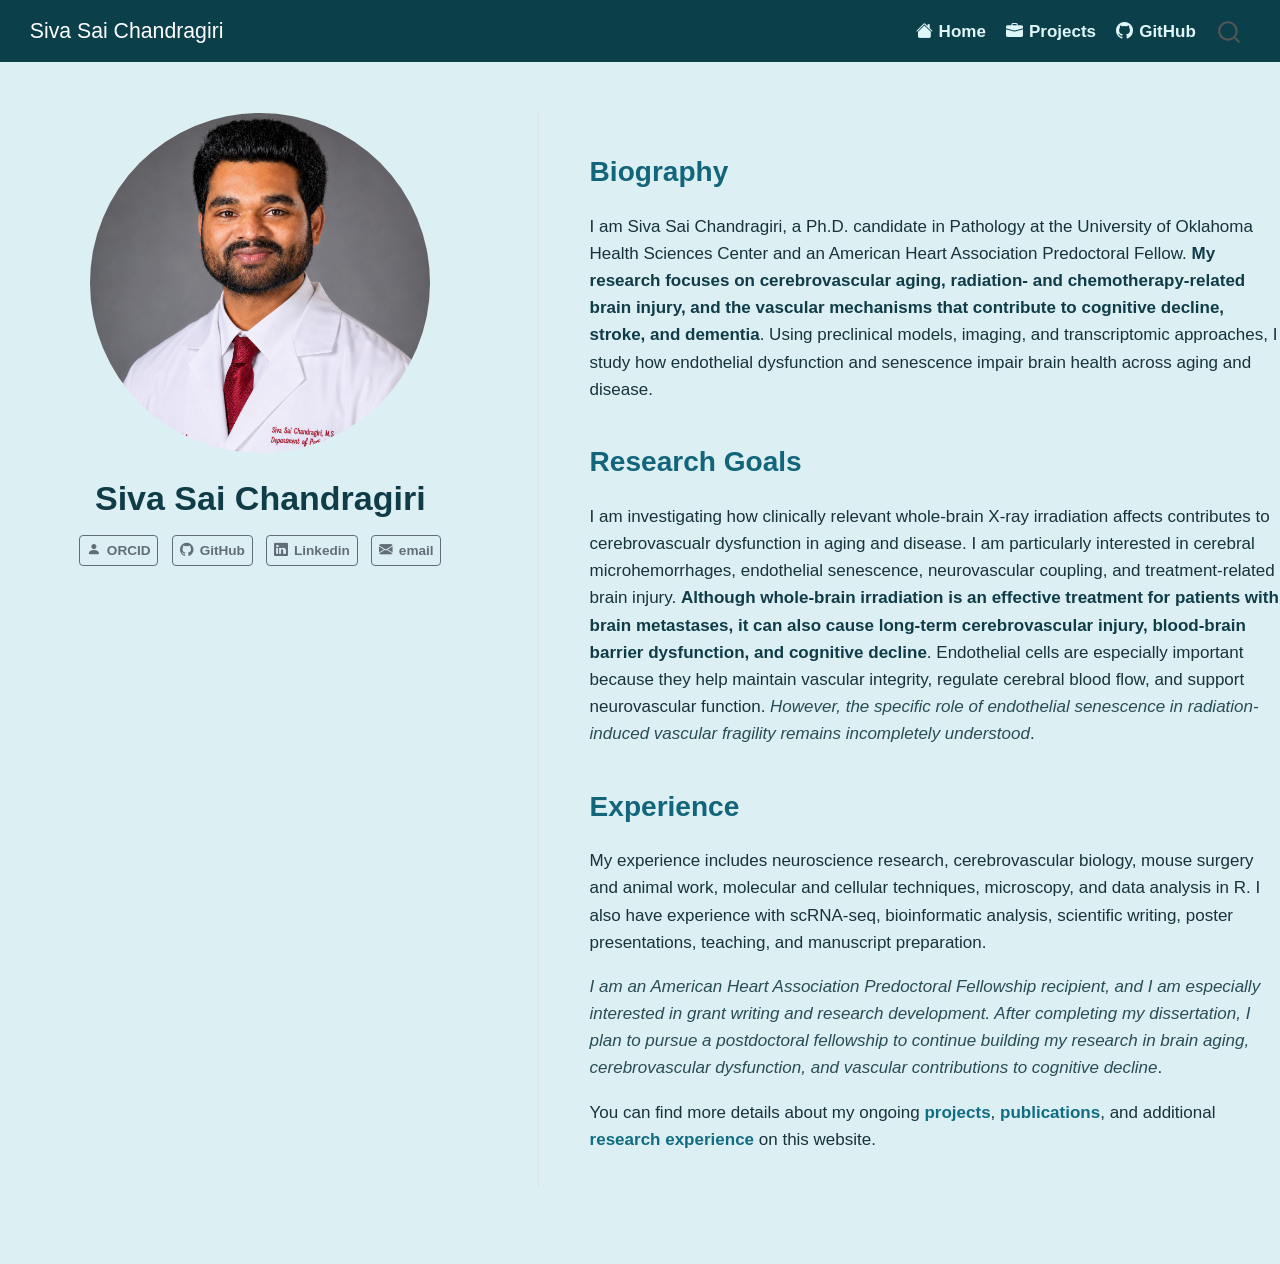
<file: docs/index.html>
<!DOCTYPE html>
<html xmlns="http://www.w3.org/1999/xhtml" lang="en" xml:lang="en"><head>

<meta charset="utf-8">
<meta name="generator" content="quarto-1.9.38">

<meta name="viewport" content="width=device-width, initial-scale=1.0, user-scalable=yes">


<title>Siva Sai Chandragiri – Siva Sai Chandragiri</title>
<style>
/* Default styles provided by pandoc.
** See https://pandoc.org/MANUAL.html#variables-for-html for config info.
*/
code{white-space: pre-wrap;}
span.smallcaps{font-variant: small-caps;}
div.columns{display: flex; gap: min(4vw, 1.5em);}
div.column{flex: auto; overflow-x: auto;}
div.hanging-indent{margin-left: 1.5em; text-indent: -1.5em;}
ul.task-list{list-style: none;}
ul.task-list li input[type="checkbox"] {
  width: 0.8em;
  margin: 0 0.8em 0.2em -1em; /* quarto-specific, see https://github.com/quarto-dev/quarto-cli/issues/4556 */ 
  vertical-align: middle;
}
</style>


<script src="site_libs/quarto-nav/quarto-nav.js"></script>
<script src="site_libs/quarto-nav/headroom.min.js"></script>
<script src="site_libs/clipboard/clipboard.min.js"></script>
<script src="site_libs/quarto-search/autocomplete.umd.js"></script>
<script src="site_libs/quarto-search/fuse.min.js"></script>
<script src="site_libs/quarto-search/quarto-search.js"></script>
<meta name="quarto:offset" content="./">
<script src="site_libs/quarto-html/quarto.js" type="module"></script>
<script src="site_libs/quarto-html/tabsets/tabsets.js" type="module"></script>
<script src="site_libs/quarto-html/popper.min.js"></script>
<script src="site_libs/quarto-html/tippy.umd.min.js"></script>
<link href="site_libs/quarto-html/tippy.css" rel="stylesheet">
<link href="site_libs/quarto-html/quarto-syntax-highlighting-15634bcf2e68342d4ad2dfa704d543f6.css" rel="stylesheet" id="quarto-text-highlighting-styles">
<script src="site_libs/bootstrap/bootstrap.min.js"></script>
<link href="site_libs/bootstrap/bootstrap-icons.css" rel="stylesheet">
<link href="site_libs/bootstrap/bootstrap-1de071e047e49cd083ceb1b25ae4a66d.min.css" rel="stylesheet" append-hash="true" id="quarto-bootstrap" data-mode="light">
<script id="quarto-search-options" type="application/json">{
  "location": "navbar",
  "copy-button": false,
  "collapse-after": 3,
  "panel-placement": "end",
  "type": "overlay",
  "limit": 50,
  "keyboard-shortcut": [
    "f",
    "/",
    "s"
  ],
  "show-item-context": false,
  "language": {
    "search-no-results-text": "No results",
    "search-matching-documents-text": "matching documents",
    "search-copy-link-title": "Copy link to search",
    "search-hide-matches-text": "Hide additional matches",
    "search-more-match-text": "more match in this document",
    "search-more-matches-text": "more matches in this document",
    "search-clear-button-title": "Clear",
    "search-text-placeholder": "",
    "search-detached-cancel-button-title": "Cancel",
    "search-submit-button-title": "Submit",
    "search-label": "Search"
  }
}</script>


<link rel="stylesheet" href="styles.css">
</head>

<body class="nav-fixed fullcontent quarto-light">

<div id="quarto-search-results"></div>
  <header id="quarto-header" class="headroom fixed-top">
    <nav class="navbar navbar-expand-lg " data-bs-theme="dark">
      <div class="navbar-container container-fluid">
      <div class="navbar-brand-container mx-auto">
    <a class="navbar-brand" href="./index.html">
    <span class="navbar-title">Siva Sai Chandragiri</span>
    </a>
  </div>
            <div id="quarto-search" class="" title="Search"></div>
          <button class="navbar-toggler" type="button" data-bs-toggle="collapse" data-bs-target="#navbarCollapse" aria-controls="navbarCollapse" role="menu" aria-expanded="false" aria-label="Toggle navigation" onclick="if (window.quartoToggleHeadroom) { window.quartoToggleHeadroom(); }">
  <span class="navbar-toggler-icon"></span>
</button>
          <div class="collapse navbar-collapse" id="navbarCollapse">
            <ul class="navbar-nav navbar-nav-scroll ms-auto">
  <li class="nav-item">
    <a class="nav-link active" href="./index.html" aria-current="page"> <i class="bi bi-house-fill" role="img">
</i> 
<span class="menu-text">Home</span></a>
  </li>  
  <li class="nav-item">
    <a class="nav-link" href="./projects.html"> <i class="bi bi-briefcase-fill" role="img">
</i> 
<span class="menu-text">Projects</span></a>
  </li>  
  <li class="nav-item">
    <a class="nav-link" href="https://github.com"> <i class="bi bi-github" role="img">
</i> 
<span class="menu-text">GitHub</span></a>
  </li>  
</ul>
          </div> <!-- /navcollapse -->
            <div class="quarto-navbar-tools">
</div>
      </div> <!-- /container-fluid -->
    </nav>
</header>
<!-- content -->
<div id="quarto-content" class="quarto-container page-columns page-rows-contents page-layout-article page-navbar">
<!-- sidebar -->
<!-- margin-sidebar -->
    
<!-- main -->
<div class="quarto-about-trestles page-columns page-full">
  <div class="about-entity">
    <img src="Siva jpg.png" class="about-image
  round " style="height: 20em; width: 20em;">
<header id="title-block-header" class="quarto-title-block default">
<div class="quarto-title">
<h1 class="title">Siva Sai Chandragiri</h1>
</div>
<div class="quarto-title-meta">
  </div>
</header>
    <div class="about-links">
  <a href="https://orcid.org/0000-0002-3037-3014" class="about-link" rel="" target="">
    <i class="bi bi-person-fill"></i>
     <span class="about-link-text">ORCID</span>
  </a>
  <a href="https://github.com/sivasaic/sivasaichandragiri.github.io" class="about-link" rel="" target="">
    <i class="bi bi-github"></i>
     <span class="about-link-text">GitHub</span>
  </a>
  <a href="https://www.linkedin.com/in/siva-sai-chandragiri-3965541a2/" class="about-link" rel="" target="">
    <i class="bi bi-linkedin"></i>
     <span class="about-link-text">Linkedin</span>
  </a>
  <a href="/sivasai-chandragiri@ou.edu" class="about-link" rel="" target="">
    <i class="bi bi-envelope-fill"></i>
     <span class="about-link-text">email</span>
  </a>
</div>
  </div>
  <div class="about-contents page-columns page-full"><main class="content page-columns page-full" id="quarto-document-content">
<div class="column-page">
<section id="biography" class="level2">
<h2 data-anchor-id="biography">Biography</h2>
<p>I am Siva Sai Chandragiri, a Ph.D.&nbsp;candidate in Pathology at the University of Oklahoma Health Sciences Center and an American Heart Association Predoctoral Fellow. <strong>My research focuses on cerebrovascular aging, radiation- and chemotherapy-related brain injury, and the vascular mechanisms that contribute to cognitive decline, stroke, and dementia</strong>. Using preclinical models, imaging, and transcriptomic approaches, I study how endothelial dysfunction and senescence impair brain health across aging and disease.</p>
</section>
<section id="research-goals" class="level2">
<h2 data-anchor-id="research-goals">Research Goals</h2>
<p>I am investigating how clinically relevant whole-brain X-ray irradiation affects contributes to cerebrovascualr dysfunction in aging and disease. I am particularly interested in cerebral microhemorrhages, endothelial senescence, neurovascular coupling, and treatment-related brain injury. <strong>Although whole-brain irradiation is an effective treatment for patients with brain metastases, it can also cause long-term cerebrovascular injury, blood-brain barrier dysfunction, and cognitive decline</strong>. Endothelial cells are especially important because they help maintain vascular integrity, regulate cerebral blood flow, and support neurovascular function. <em>However, the specific role of endothelial senescence in radiation-induced vascular fragility remains incompletely understood</em>.</p>
</section>
<section id="experience" class="level2">
<h2 data-anchor-id="experience">Experience</h2>
<p>My experience includes neuroscience research, cerebrovascular biology, mouse surgery and animal work, molecular and cellular techniques, microscopy, and data analysis in R. I also have experience with scRNA-seq, bioinformatic analysis, scientific writing, poster presentations, teaching, and manuscript preparation.</p>
<p><em>I am an American Heart Association Predoctoral Fellowship recipient, and I am especially interested in grant writing and research development. After completing my dissertation, I plan to pursue a postdoctoral fellowship to continue building my research in brain aging, cerebrovascular dysfunction, and vascular contributions to cognitive decline</em>.</p>
<p>You can find more details about my ongoing <a href="#projects">projects</a>, <a href="#publications">publications</a>, and additional <a href="#experience">research experience</a> on this website.</p>
</section>
</div>


</main></div>
</div>
 <!-- /main -->
<script id="quarto-html-after-body" type="application/javascript">
  window.document.addEventListener("DOMContentLoaded", function (event) {
    const isCodeAnnotation = (el) => {
      for (const clz of el.classList) {
        if (clz.startsWith('code-annotation-')) {                     
          return true;
        }
      }
      return false;
    }
    const onCopySuccess = function(e) {
      // button target
      const button = e.trigger;
      // don't keep focus
      button.blur();
      // flash "checked"
      button.classList.add('code-copy-button-checked');
      var currentTitle = button.getAttribute("title");
      button.setAttribute("title", "Copied!");
      let tooltip;
      if (window.bootstrap) {
        button.setAttribute("data-bs-toggle", "tooltip");
        button.setAttribute("data-bs-placement", "left");
        button.setAttribute("data-bs-title", "Copied!");
        tooltip = new bootstrap.Tooltip(button, 
          { trigger: "manual", 
            customClass: "code-copy-button-tooltip",
            offset: [0, -8]});
        tooltip.show();    
      }
      setTimeout(function() {
        if (tooltip) {
          tooltip.hide();
          button.removeAttribute("data-bs-title");
          button.removeAttribute("data-bs-toggle");
          button.removeAttribute("data-bs-placement");
        }
        button.setAttribute("title", currentTitle);
        button.classList.remove('code-copy-button-checked');
      }, 1000);
      // clear code selection
      e.clearSelection();
    }
    const getTextToCopy = function(trigger) {
      const outerScaffold = trigger.parentElement.cloneNode(true);
      const codeEl = outerScaffold.querySelector('code');
      for (const childEl of codeEl.children) {
        if (isCodeAnnotation(childEl)) {
          childEl.remove();
        }
      }
      return codeEl.innerText;
    }
    const clipboard = new window.ClipboardJS('.code-copy-button:not([data-in-quarto-modal])', {
      text: getTextToCopy
    });
    clipboard.on('success', onCopySuccess);
    if (window.document.getElementById('quarto-embedded-source-code-modal')) {
      const clipboardModal = new window.ClipboardJS('.code-copy-button[data-in-quarto-modal]', {
        text: getTextToCopy,
        container: window.document.getElementById('quarto-embedded-source-code-modal')
      });
      clipboardModal.on('success', onCopySuccess);
    }
      var localhostRegex = new RegExp(/^(?:http|https):\/\/localhost\:?[0-9]*\//);
      var mailtoRegex = new RegExp(/^mailto:/);
        var filterRegex = new RegExp('/' + window.location.host + '/');
      var isInternal = (href) => {
          return filterRegex.test(href) || localhostRegex.test(href) || mailtoRegex.test(href);
      }
      // Inspect non-navigation links and adorn them if external
     var links = window.document.querySelectorAll('a[href]:not(.nav-link):not(.navbar-brand):not(.toc-action):not(.sidebar-link):not(.sidebar-item-toggle):not(.pagination-link):not(.no-external):not([aria-hidden]):not(.dropdown-item):not(.quarto-navigation-tool):not(.about-link)');
      for (var i=0; i<links.length; i++) {
        const link = links[i];
        if (!isInternal(link.href)) {
          // undo the damage that might have been done by quarto-nav.js in the case of
          // links that we want to consider external
          if (link.dataset.originalHref !== undefined) {
            link.href = link.dataset.originalHref;
          }
        }
      }
    function tippyHover(el, contentFn, onTriggerFn, onUntriggerFn) {
      const config = {
        allowHTML: true,
        maxWidth: 500,
        delay: 100,
        arrow: false,
        appendTo: function(el) {
            return el.parentElement;
        },
        interactive: true,
        interactiveBorder: 10,
        theme: 'quarto',
        placement: 'bottom-start',
      };
      if (contentFn) {
        config.content = contentFn;
      }
      if (onTriggerFn) {
        config.onTrigger = onTriggerFn;
      }
      if (onUntriggerFn) {
        config.onUntrigger = onUntriggerFn;
      }
      window.tippy(el, config); 
    }
    const noterefs = window.document.querySelectorAll('a[role="doc-noteref"]');
    for (var i=0; i<noterefs.length; i++) {
      const ref = noterefs[i];
      tippyHover(ref, function() {
        // use id or data attribute instead here
        let href = ref.getAttribute('data-footnote-href') || ref.getAttribute('href');
        try { href = new URL(href).hash; } catch {}
        const id = href.replace(/^#\/?/, "");
        const note = window.document.getElementById(id);
        if (note) {
          return note.innerHTML;
        } else {
          return "";
        }
      });
    }
    const xrefs = window.document.querySelectorAll('a.quarto-xref');
    const processXRef = (id, note) => {
      // Strip column container classes
      const stripColumnClz = (el) => {
        el.classList.remove("page-full", "page-columns");
        if (el.children) {
          for (const child of el.children) {
            stripColumnClz(child);
          }
        }
      }
      stripColumnClz(note)
      if (id === null || id.startsWith('sec-')) {
        // Special case sections, only their first couple elements
        const container = document.createElement("div");
        if (note.children && note.children.length > 2) {
          container.appendChild(note.children[0].cloneNode(true));
          for (let i = 1; i < note.children.length; i++) {
            const child = note.children[i];
            if (child.tagName === "P" && child.innerText === "") {
              continue;
            } else {
              container.appendChild(child.cloneNode(true));
              break;
            }
          }
          if (window.Quarto?.typesetMath) {
            window.Quarto.typesetMath(container);
          }
          return container.innerHTML
        } else {
          if (window.Quarto?.typesetMath) {
            window.Quarto.typesetMath(note);
          }
          return note.innerHTML;
        }
      } else {
        // Remove any anchor links if they are present
        const anchorLink = note.querySelector('a.anchorjs-link');
        if (anchorLink) {
          anchorLink.remove();
        }
        if (window.Quarto?.typesetMath) {
          window.Quarto.typesetMath(note);
        }
        if (note.classList.contains("callout")) {
          return note.outerHTML;
        } else {
          return note.innerHTML;
        }
      }
    }
    for (var i=0; i<xrefs.length; i++) {
      const xref = xrefs[i];
      tippyHover(xref, undefined, function(instance) {
        instance.disable();
        let url = xref.getAttribute('href');
        let hash = undefined; 
        if (url.startsWith('#')) {
          hash = url;
        } else {
          try { hash = new URL(url).hash; } catch {}
        }
        if (hash) {
          const id = hash.replace(/^#\/?/, "");
          const note = window.document.getElementById(id);
          if (note !== null) {
            try {
              const html = processXRef(id, note.cloneNode(true));
              instance.setContent(html);
            } finally {
              instance.enable();
              instance.show();
            }
          } else {
            // See if we can fetch this
            fetch(url.split('#')[0])
            .then(res => res.text())
            .then(html => {
              const parser = new DOMParser();
              const htmlDoc = parser.parseFromString(html, "text/html");
              const note = htmlDoc.getElementById(id);
              if (note !== null) {
                const html = processXRef(id, note);
                instance.setContent(html);
              } 
            }).finally(() => {
              instance.enable();
              instance.show();
            });
          }
        } else {
          // See if we can fetch a full url (with no hash to target)
          // This is a special case and we should probably do some content thinning / targeting
          fetch(url)
          .then(res => res.text())
          .then(html => {
            const parser = new DOMParser();
            const htmlDoc = parser.parseFromString(html, "text/html");
            const note = htmlDoc.querySelector('main.content');
            if (note !== null) {
              // This should only happen for chapter cross references
              // (since there is no id in the URL)
              // remove the first header
              if (note.children.length > 0 && note.children[0].tagName === "HEADER") {
                note.children[0].remove();
              }
              const html = processXRef(null, note);
              instance.setContent(html);
            } 
          }).finally(() => {
            instance.enable();
            instance.show();
          });
        }
      }, function(instance) {
      });
    }
        let selectedAnnoteEl;
        const selectorForAnnotation = ( cell, annotation) => {
          let cellAttr = 'data-code-cell="' + cell + '"';
          let lineAttr = 'data-code-annotation="' +  annotation + '"';
          const selector = 'span[' + cellAttr + '][' + lineAttr + ']';
          return selector;
        }
        const selectCodeLines = (annoteEl) => {
          const doc = window.document;
          const targetCell = annoteEl.getAttribute("data-target-cell");
          const targetAnnotation = annoteEl.getAttribute("data-target-annotation");
          const annoteSpan = window.document.querySelector(selectorForAnnotation(targetCell, targetAnnotation));
          const lines = annoteSpan.getAttribute("data-code-lines").split(",");
          const lineIds = lines.map((line) => {
            return targetCell + "-" + line;
          })
          let top = null;
          let height = null;
          let parent = null;
          if (lineIds.length > 0) {
              //compute the position of the single el (top and bottom and make a div)
              const el = window.document.getElementById(lineIds[0]);
              top = el.offsetTop;
              height = el.offsetHeight;
              parent = el.parentElement.parentElement;
            if (lineIds.length > 1) {
              const lastEl = window.document.getElementById(lineIds[lineIds.length - 1]);
              const bottom = lastEl.offsetTop + lastEl.offsetHeight;
              height = bottom - top;
            }
            if (top !== null && height !== null && parent !== null) {
              // cook up a div (if necessary) and position it 
              let div = window.document.getElementById("code-annotation-line-highlight");
              if (div === null) {
                div = window.document.createElement("div");
                div.setAttribute("id", "code-annotation-line-highlight");
                div.style.position = 'absolute';
                parent.appendChild(div);
              }
              div.style.top = top - 2 + "px";
              div.style.height = height + 4 + "px";
              div.style.left = 0;
              let gutterDiv = window.document.getElementById("code-annotation-line-highlight-gutter");
              if (gutterDiv === null) {
                gutterDiv = window.document.createElement("div");
                gutterDiv.setAttribute("id", "code-annotation-line-highlight-gutter");
                gutterDiv.style.position = 'absolute';
                const codeCell = window.document.getElementById(targetCell);
                const gutter = codeCell.querySelector('.code-annotation-gutter');
                gutter.appendChild(gutterDiv);
              }
              gutterDiv.style.top = top - 2 + "px";
              gutterDiv.style.height = height + 4 + "px";
            }
            selectedAnnoteEl = annoteEl;
          }
        };
        const unselectCodeLines = () => {
          const elementsIds = ["code-annotation-line-highlight", "code-annotation-line-highlight-gutter"];
          elementsIds.forEach((elId) => {
            const div = window.document.getElementById(elId);
            if (div) {
              div.remove();
            }
          });
          selectedAnnoteEl = undefined;
        };
          // Handle positioning of the toggle
      window.addEventListener(
        "resize",
        throttle(() => {
          elRect = undefined;
          if (selectedAnnoteEl) {
            selectCodeLines(selectedAnnoteEl);
          }
        }, 10)
      );
      function throttle(fn, ms) {
      let throttle = false;
      let timer;
        return (...args) => {
          if(!throttle) { // first call gets through
              fn.apply(this, args);
              throttle = true;
          } else { // all the others get throttled
              if(timer) clearTimeout(timer); // cancel #2
              timer = setTimeout(() => {
                fn.apply(this, args);
                timer = throttle = false;
              }, ms);
          }
        };
      }
        // Attach click handler to the DT
        const annoteDls = window.document.querySelectorAll('dt[data-target-cell]');
        for (const annoteDlNode of annoteDls) {
          annoteDlNode.addEventListener('click', (event) => {
            const clickedEl = event.target;
            if (clickedEl !== selectedAnnoteEl) {
              unselectCodeLines();
              const activeEl = window.document.querySelector('dt[data-target-cell].code-annotation-active');
              if (activeEl) {
                activeEl.classList.remove('code-annotation-active');
              }
              selectCodeLines(clickedEl);
              clickedEl.classList.add('code-annotation-active');
            } else {
              // Unselect the line
              unselectCodeLines();
              clickedEl.classList.remove('code-annotation-active');
            }
          });
        }
    const findCites = (el) => {
      const parentEl = el.parentElement;
      if (parentEl) {
        const cites = parentEl.dataset.cites;
        if (cites) {
          return {
            el,
            cites: cites.split(' ')
          };
        } else {
          return findCites(el.parentElement)
        }
      } else {
        return undefined;
      }
    };
    var bibliorefs = window.document.querySelectorAll('a[role="doc-biblioref"]');
    for (var i=0; i<bibliorefs.length; i++) {
      const ref = bibliorefs[i];
      const citeInfo = findCites(ref);
      if (citeInfo) {
        tippyHover(citeInfo.el, function() {
          var popup = window.document.createElement('div');
          citeInfo.cites.forEach(function(cite) {
            var citeDiv = window.document.createElement('div');
            citeDiv.classList.add('hanging-indent');
            citeDiv.classList.add('csl-entry');
            var biblioDiv = window.document.getElementById('ref-' + cite);
            if (biblioDiv) {
              citeDiv.innerHTML = biblioDiv.innerHTML;
            }
            popup.appendChild(citeDiv);
          });
          return popup.innerHTML;
        });
      }
    }
  });
  </script>
</div> <!-- /content -->




</body></html>
</file>
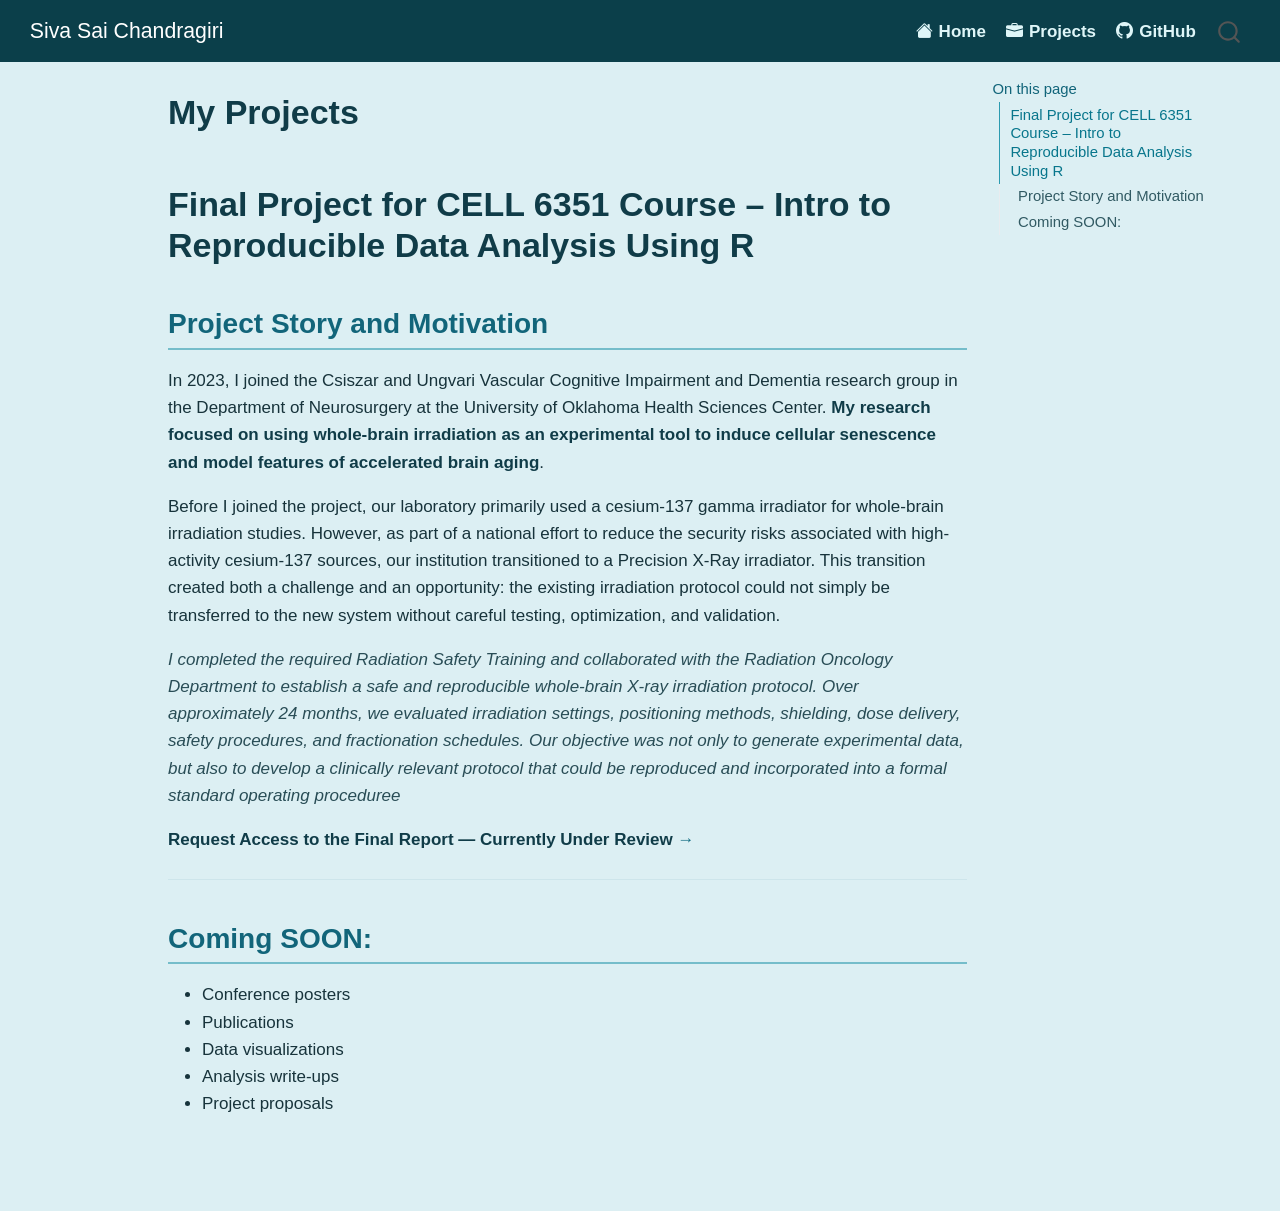
<file: docs/projects.html>
<!DOCTYPE html>
<html xmlns="http://www.w3.org/1999/xhtml" lang="en" xml:lang="en"><head>

<meta charset="utf-8">
<meta name="generator" content="quarto-1.9.38">

<meta name="viewport" content="width=device-width, initial-scale=1.0, user-scalable=yes">


<title>My Projects – Siva Sai Chandragiri</title>
<style>
/* Default styles provided by pandoc.
** See https://pandoc.org/MANUAL.html#variables-for-html for config info.
*/
code{white-space: pre-wrap;}
span.smallcaps{font-variant: small-caps;}
div.columns{display: flex; gap: min(4vw, 1.5em);}
div.column{flex: auto; overflow-x: auto;}
div.hanging-indent{margin-left: 1.5em; text-indent: -1.5em;}
ul.task-list{list-style: none;}
ul.task-list li input[type="checkbox"] {
  width: 0.8em;
  margin: 0 0.8em 0.2em -1em; /* quarto-specific, see https://github.com/quarto-dev/quarto-cli/issues/4556 */ 
  vertical-align: middle;
}
</style>


<script src="site_libs/quarto-nav/quarto-nav.js"></script>
<script src="site_libs/quarto-nav/headroom.min.js"></script>
<script src="site_libs/clipboard/clipboard.min.js"></script>
<script src="site_libs/quarto-search/autocomplete.umd.js"></script>
<script src="site_libs/quarto-search/fuse.min.js"></script>
<script src="site_libs/quarto-search/quarto-search.js"></script>
<meta name="quarto:offset" content="./">
<script src="site_libs/quarto-html/quarto.js" type="module"></script>
<script src="site_libs/quarto-html/tabsets/tabsets.js" type="module"></script>
<script src="site_libs/quarto-html/popper.min.js"></script>
<script src="site_libs/quarto-html/tippy.umd.min.js"></script>
<script src="site_libs/quarto-html/anchor.min.js"></script>
<link href="site_libs/quarto-html/tippy.css" rel="stylesheet">
<link href="site_libs/quarto-html/quarto-syntax-highlighting-15634bcf2e68342d4ad2dfa704d543f6.css" rel="stylesheet" id="quarto-text-highlighting-styles">
<script src="site_libs/bootstrap/bootstrap.min.js"></script>
<link href="site_libs/bootstrap/bootstrap-icons.css" rel="stylesheet">
<link href="site_libs/bootstrap/bootstrap-1de071e047e49cd083ceb1b25ae4a66d.min.css" rel="stylesheet" append-hash="true" id="quarto-bootstrap" data-mode="light">
<script id="quarto-search-options" type="application/json">{
  "location": "navbar",
  "copy-button": false,
  "collapse-after": 3,
  "panel-placement": "end",
  "type": "overlay",
  "limit": 50,
  "keyboard-shortcut": [
    "f",
    "/",
    "s"
  ],
  "show-item-context": false,
  "language": {
    "search-no-results-text": "No results",
    "search-matching-documents-text": "matching documents",
    "search-copy-link-title": "Copy link to search",
    "search-hide-matches-text": "Hide additional matches",
    "search-more-match-text": "more match in this document",
    "search-more-matches-text": "more matches in this document",
    "search-clear-button-title": "Clear",
    "search-text-placeholder": "",
    "search-detached-cancel-button-title": "Cancel",
    "search-submit-button-title": "Submit",
    "search-label": "Search"
  }
}</script>


<link rel="stylesheet" href="styles.css">
</head>

<body class="nav-fixed quarto-light">

<div id="quarto-search-results"></div>
  <header id="quarto-header" class="headroom fixed-top">
    <nav class="navbar navbar-expand-lg " data-bs-theme="dark">
      <div class="navbar-container container-fluid">
      <div class="navbar-brand-container mx-auto">
    <a class="navbar-brand" href="./index.html">
    <span class="navbar-title">Siva Sai Chandragiri</span>
    </a>
  </div>
            <div id="quarto-search" class="" title="Search"></div>
          <button class="navbar-toggler" type="button" data-bs-toggle="collapse" data-bs-target="#navbarCollapse" aria-controls="navbarCollapse" role="menu" aria-expanded="false" aria-label="Toggle navigation" onclick="if (window.quartoToggleHeadroom) { window.quartoToggleHeadroom(); }">
  <span class="navbar-toggler-icon"></span>
</button>
          <div class="collapse navbar-collapse" id="navbarCollapse">
            <ul class="navbar-nav navbar-nav-scroll ms-auto">
  <li class="nav-item">
    <a class="nav-link" href="./index.html"> <i class="bi bi-house-fill" role="img">
</i> 
<span class="menu-text">Home</span></a>
  </li>  
  <li class="nav-item">
    <a class="nav-link active" href="./projects.html" aria-current="page"> <i class="bi bi-briefcase-fill" role="img">
</i> 
<span class="menu-text">Projects</span></a>
  </li>  
  <li class="nav-item">
    <a class="nav-link" href="https://github.com"> <i class="bi bi-github" role="img">
</i> 
<span class="menu-text">GitHub</span></a>
  </li>  
</ul>
          </div> <!-- /navcollapse -->
            <div class="quarto-navbar-tools">
</div>
      </div> <!-- /container-fluid -->
    </nav>
</header>
<!-- content -->
<div id="quarto-content" class="quarto-container page-columns page-rows-contents page-layout-article page-navbar">
<!-- sidebar -->
<!-- margin-sidebar -->
    <div id="quarto-margin-sidebar" class="sidebar margin-sidebar">
        <nav id="TOC" role="doc-toc" class="toc-active">
    <h2 id="toc-title">On this page</h2>
   
  <ul>
  <li><a href="#final-project-for-cell-6351-course-intro-to-reproducible-data-analysis-using-r" id="toc-final-project-for-cell-6351-course-intro-to-reproducible-data-analysis-using-r" class="nav-link active" data-scroll-target="#final-project-for-cell-6351-course-intro-to-reproducible-data-analysis-using-r">Final Project for CELL 6351 Course – Intro to Reproducible Data Analysis Using R</a>
  <ul class="collapse">
  <li><a href="#project-story-and-motivation" id="toc-project-story-and-motivation" class="nav-link" data-scroll-target="#project-story-and-motivation">Project Story and Motivation</a></li>
  <li><a href="#coming-soon" id="toc-coming-soon" class="nav-link" data-scroll-target="#coming-soon">Coming SOON:</a></li>
  </ul></li>
  </ul>
</nav>
    </div>
<!-- main -->
<main class="content" id="quarto-document-content">

<header id="title-block-header" class="quarto-title-block default">
<div class="quarto-title">
<h1 class="title">My Projects</h1>
</div>



<div class="quarto-title-meta">

    
  
    
  </div>
  


</header>


<section id="final-project-for-cell-6351-course-intro-to-reproducible-data-analysis-using-r" class="level1">
<h1>Final Project for CELL 6351 Course – Intro to Reproducible Data Analysis Using R</h1>
<section id="project-story-and-motivation" class="level2">
<h2 class="anchored" data-anchor-id="project-story-and-motivation">Project Story and Motivation</h2>
<p>In 2023, I joined the Csiszar and Ungvari Vascular Cognitive Impairment and Dementia research group in the Department of Neurosurgery at the University of Oklahoma Health Sciences Center. <strong>My research focused on using whole-brain irradiation as an experimental tool to induce cellular senescence and model features of accelerated brain aging</strong>.</p>
<p>Before I joined the project, our laboratory primarily used a cesium-137 gamma irradiator for whole-brain irradiation studies. However, as part of a national effort to reduce the security risks associated with high-activity cesium-137 sources, our institution transitioned to a Precision X-Ray irradiator. This transition created both a challenge and an opportunity: the existing irradiation protocol could not simply be transferred to the new system without careful testing, optimization, and validation.</p>
<p><em>I completed the required Radiation Safety Training and collaborated with the Radiation Oncology Department to establish a safe and reproducible whole-brain X-ray irradiation protocol. Over approximately 24 months, we evaluated irradiation settings, positioning methods, shielding, dose delivery, safety procedures, and fractionation schedules. Our objective was not only to generate experimental data, but also to develop a clinically relevant protocol that could be reproduced and incorporated into a formal standard operating proceduree</em></p>
<p><a href="mailto:Sivasai-chandragiri@ou.edu?subject=Request%20for%20Final%20Report"><strong>Request Access to the Final Report — Currently Under Review</strong> →</a></p>
<hr>
</section>
<section id="coming-soon" class="level2">
<h2 class="anchored" data-anchor-id="coming-soon">Coming SOON:</h2>
<ul>
<li>Conference posters</li>
<li>Publications</li>
<li>Data visualizations</li>
<li>Analysis write-ups</li>
<li>Project proposals</li>
</ul>


</section>
</section>

</main> <!-- /main -->
<script id="quarto-html-after-body" type="application/javascript">
  window.document.addEventListener("DOMContentLoaded", function (event) {
    const icon = "";
    const anchorJS = new window.AnchorJS();
    anchorJS.options = {
      placement: 'right',
      icon: icon
    };
    anchorJS.add('.anchored');
    const isCodeAnnotation = (el) => {
      for (const clz of el.classList) {
        if (clz.startsWith('code-annotation-')) {                     
          return true;
        }
      }
      return false;
    }
    const onCopySuccess = function(e) {
      // button target
      const button = e.trigger;
      // don't keep focus
      button.blur();
      // flash "checked"
      button.classList.add('code-copy-button-checked');
      var currentTitle = button.getAttribute("title");
      button.setAttribute("title", "Copied!");
      let tooltip;
      if (window.bootstrap) {
        button.setAttribute("data-bs-toggle", "tooltip");
        button.setAttribute("data-bs-placement", "left");
        button.setAttribute("data-bs-title", "Copied!");
        tooltip = new bootstrap.Tooltip(button, 
          { trigger: "manual", 
            customClass: "code-copy-button-tooltip",
            offset: [0, -8]});
        tooltip.show();    
      }
      setTimeout(function() {
        if (tooltip) {
          tooltip.hide();
          button.removeAttribute("data-bs-title");
          button.removeAttribute("data-bs-toggle");
          button.removeAttribute("data-bs-placement");
        }
        button.setAttribute("title", currentTitle);
        button.classList.remove('code-copy-button-checked');
      }, 1000);
      // clear code selection
      e.clearSelection();
    }
    const getTextToCopy = function(trigger) {
      const outerScaffold = trigger.parentElement.cloneNode(true);
      const codeEl = outerScaffold.querySelector('code');
      for (const childEl of codeEl.children) {
        if (isCodeAnnotation(childEl)) {
          childEl.remove();
        }
      }
      return codeEl.innerText;
    }
    const clipboard = new window.ClipboardJS('.code-copy-button:not([data-in-quarto-modal])', {
      text: getTextToCopy
    });
    clipboard.on('success', onCopySuccess);
    if (window.document.getElementById('quarto-embedded-source-code-modal')) {
      const clipboardModal = new window.ClipboardJS('.code-copy-button[data-in-quarto-modal]', {
        text: getTextToCopy,
        container: window.document.getElementById('quarto-embedded-source-code-modal')
      });
      clipboardModal.on('success', onCopySuccess);
    }
      var localhostRegex = new RegExp(/^(?:http|https):\/\/localhost\:?[0-9]*\//);
      var mailtoRegex = new RegExp(/^mailto:/);
        var filterRegex = new RegExp('/' + window.location.host + '/');
      var isInternal = (href) => {
          return filterRegex.test(href) || localhostRegex.test(href) || mailtoRegex.test(href);
      }
      // Inspect non-navigation links and adorn them if external
     var links = window.document.querySelectorAll('a[href]:not(.nav-link):not(.navbar-brand):not(.toc-action):not(.sidebar-link):not(.sidebar-item-toggle):not(.pagination-link):not(.no-external):not([aria-hidden]):not(.dropdown-item):not(.quarto-navigation-tool):not(.about-link)');
      for (var i=0; i<links.length; i++) {
        const link = links[i];
        if (!isInternal(link.href)) {
          // undo the damage that might have been done by quarto-nav.js in the case of
          // links that we want to consider external
          if (link.dataset.originalHref !== undefined) {
            link.href = link.dataset.originalHref;
          }
        }
      }
    function tippyHover(el, contentFn, onTriggerFn, onUntriggerFn) {
      const config = {
        allowHTML: true,
        maxWidth: 500,
        delay: 100,
        arrow: false,
        appendTo: function(el) {
            return el.parentElement;
        },
        interactive: true,
        interactiveBorder: 10,
        theme: 'quarto',
        placement: 'bottom-start',
      };
      if (contentFn) {
        config.content = contentFn;
      }
      if (onTriggerFn) {
        config.onTrigger = onTriggerFn;
      }
      if (onUntriggerFn) {
        config.onUntrigger = onUntriggerFn;
      }
      window.tippy(el, config); 
    }
    const noterefs = window.document.querySelectorAll('a[role="doc-noteref"]');
    for (var i=0; i<noterefs.length; i++) {
      const ref = noterefs[i];
      tippyHover(ref, function() {
        // use id or data attribute instead here
        let href = ref.getAttribute('data-footnote-href') || ref.getAttribute('href');
        try { href = new URL(href).hash; } catch {}
        const id = href.replace(/^#\/?/, "");
        const note = window.document.getElementById(id);
        if (note) {
          return note.innerHTML;
        } else {
          return "";
        }
      });
    }
    const xrefs = window.document.querySelectorAll('a.quarto-xref');
    const processXRef = (id, note) => {
      // Strip column container classes
      const stripColumnClz = (el) => {
        el.classList.remove("page-full", "page-columns");
        if (el.children) {
          for (const child of el.children) {
            stripColumnClz(child);
          }
        }
      }
      stripColumnClz(note)
      if (id === null || id.startsWith('sec-')) {
        // Special case sections, only their first couple elements
        const container = document.createElement("div");
        if (note.children && note.children.length > 2) {
          container.appendChild(note.children[0].cloneNode(true));
          for (let i = 1; i < note.children.length; i++) {
            const child = note.children[i];
            if (child.tagName === "P" && child.innerText === "") {
              continue;
            } else {
              container.appendChild(child.cloneNode(true));
              break;
            }
          }
          if (window.Quarto?.typesetMath) {
            window.Quarto.typesetMath(container);
          }
          return container.innerHTML
        } else {
          if (window.Quarto?.typesetMath) {
            window.Quarto.typesetMath(note);
          }
          return note.innerHTML;
        }
      } else {
        // Remove any anchor links if they are present
        const anchorLink = note.querySelector('a.anchorjs-link');
        if (anchorLink) {
          anchorLink.remove();
        }
        if (window.Quarto?.typesetMath) {
          window.Quarto.typesetMath(note);
        }
        if (note.classList.contains("callout")) {
          return note.outerHTML;
        } else {
          return note.innerHTML;
        }
      }
    }
    for (var i=0; i<xrefs.length; i++) {
      const xref = xrefs[i];
      tippyHover(xref, undefined, function(instance) {
        instance.disable();
        let url = xref.getAttribute('href');
        let hash = undefined; 
        if (url.startsWith('#')) {
          hash = url;
        } else {
          try { hash = new URL(url).hash; } catch {}
        }
        if (hash) {
          const id = hash.replace(/^#\/?/, "");
          const note = window.document.getElementById(id);
          if (note !== null) {
            try {
              const html = processXRef(id, note.cloneNode(true));
              instance.setContent(html);
            } finally {
              instance.enable();
              instance.show();
            }
          } else {
            // See if we can fetch this
            fetch(url.split('#')[0])
            .then(res => res.text())
            .then(html => {
              const parser = new DOMParser();
              const htmlDoc = parser.parseFromString(html, "text/html");
              const note = htmlDoc.getElementById(id);
              if (note !== null) {
                const html = processXRef(id, note);
                instance.setContent(html);
              } 
            }).finally(() => {
              instance.enable();
              instance.show();
            });
          }
        } else {
          // See if we can fetch a full url (with no hash to target)
          // This is a special case and we should probably do some content thinning / targeting
          fetch(url)
          .then(res => res.text())
          .then(html => {
            const parser = new DOMParser();
            const htmlDoc = parser.parseFromString(html, "text/html");
            const note = htmlDoc.querySelector('main.content');
            if (note !== null) {
              // This should only happen for chapter cross references
              // (since there is no id in the URL)
              // remove the first header
              if (note.children.length > 0 && note.children[0].tagName === "HEADER") {
                note.children[0].remove();
              }
              const html = processXRef(null, note);
              instance.setContent(html);
            } 
          }).finally(() => {
            instance.enable();
            instance.show();
          });
        }
      }, function(instance) {
      });
    }
        let selectedAnnoteEl;
        const selectorForAnnotation = ( cell, annotation) => {
          let cellAttr = 'data-code-cell="' + cell + '"';
          let lineAttr = 'data-code-annotation="' +  annotation + '"';
          const selector = 'span[' + cellAttr + '][' + lineAttr + ']';
          return selector;
        }
        const selectCodeLines = (annoteEl) => {
          const doc = window.document;
          const targetCell = annoteEl.getAttribute("data-target-cell");
          const targetAnnotation = annoteEl.getAttribute("data-target-annotation");
          const annoteSpan = window.document.querySelector(selectorForAnnotation(targetCell, targetAnnotation));
          const lines = annoteSpan.getAttribute("data-code-lines").split(",");
          const lineIds = lines.map((line) => {
            return targetCell + "-" + line;
          })
          let top = null;
          let height = null;
          let parent = null;
          if (lineIds.length > 0) {
              //compute the position of the single el (top and bottom and make a div)
              const el = window.document.getElementById(lineIds[0]);
              top = el.offsetTop;
              height = el.offsetHeight;
              parent = el.parentElement.parentElement;
            if (lineIds.length > 1) {
              const lastEl = window.document.getElementById(lineIds[lineIds.length - 1]);
              const bottom = lastEl.offsetTop + lastEl.offsetHeight;
              height = bottom - top;
            }
            if (top !== null && height !== null && parent !== null) {
              // cook up a div (if necessary) and position it 
              let div = window.document.getElementById("code-annotation-line-highlight");
              if (div === null) {
                div = window.document.createElement("div");
                div.setAttribute("id", "code-annotation-line-highlight");
                div.style.position = 'absolute';
                parent.appendChild(div);
              }
              div.style.top = top - 2 + "px";
              div.style.height = height + 4 + "px";
              div.style.left = 0;
              let gutterDiv = window.document.getElementById("code-annotation-line-highlight-gutter");
              if (gutterDiv === null) {
                gutterDiv = window.document.createElement("div");
                gutterDiv.setAttribute("id", "code-annotation-line-highlight-gutter");
                gutterDiv.style.position = 'absolute';
                const codeCell = window.document.getElementById(targetCell);
                const gutter = codeCell.querySelector('.code-annotation-gutter');
                gutter.appendChild(gutterDiv);
              }
              gutterDiv.style.top = top - 2 + "px";
              gutterDiv.style.height = height + 4 + "px";
            }
            selectedAnnoteEl = annoteEl;
          }
        };
        const unselectCodeLines = () => {
          const elementsIds = ["code-annotation-line-highlight", "code-annotation-line-highlight-gutter"];
          elementsIds.forEach((elId) => {
            const div = window.document.getElementById(elId);
            if (div) {
              div.remove();
            }
          });
          selectedAnnoteEl = undefined;
        };
          // Handle positioning of the toggle
      window.addEventListener(
        "resize",
        throttle(() => {
          elRect = undefined;
          if (selectedAnnoteEl) {
            selectCodeLines(selectedAnnoteEl);
          }
        }, 10)
      );
      function throttle(fn, ms) {
      let throttle = false;
      let timer;
        return (...args) => {
          if(!throttle) { // first call gets through
              fn.apply(this, args);
              throttle = true;
          } else { // all the others get throttled
              if(timer) clearTimeout(timer); // cancel #2
              timer = setTimeout(() => {
                fn.apply(this, args);
                timer = throttle = false;
              }, ms);
          }
        };
      }
        // Attach click handler to the DT
        const annoteDls = window.document.querySelectorAll('dt[data-target-cell]');
        for (const annoteDlNode of annoteDls) {
          annoteDlNode.addEventListener('click', (event) => {
            const clickedEl = event.target;
            if (clickedEl !== selectedAnnoteEl) {
              unselectCodeLines();
              const activeEl = window.document.querySelector('dt[data-target-cell].code-annotation-active');
              if (activeEl) {
                activeEl.classList.remove('code-annotation-active');
              }
              selectCodeLines(clickedEl);
              clickedEl.classList.add('code-annotation-active');
            } else {
              // Unselect the line
              unselectCodeLines();
              clickedEl.classList.remove('code-annotation-active');
            }
          });
        }
    const findCites = (el) => {
      const parentEl = el.parentElement;
      if (parentEl) {
        const cites = parentEl.dataset.cites;
        if (cites) {
          return {
            el,
            cites: cites.split(' ')
          };
        } else {
          return findCites(el.parentElement)
        }
      } else {
        return undefined;
      }
    };
    var bibliorefs = window.document.querySelectorAll('a[role="doc-biblioref"]');
    for (var i=0; i<bibliorefs.length; i++) {
      const ref = bibliorefs[i];
      const citeInfo = findCites(ref);
      if (citeInfo) {
        tippyHover(citeInfo.el, function() {
          var popup = window.document.createElement('div');
          citeInfo.cites.forEach(function(cite) {
            var citeDiv = window.document.createElement('div');
            citeDiv.classList.add('hanging-indent');
            citeDiv.classList.add('csl-entry');
            var biblioDiv = window.document.getElementById('ref-' + cite);
            if (biblioDiv) {
              citeDiv.innerHTML = biblioDiv.innerHTML;
            }
            popup.appendChild(citeDiv);
          });
          return popup.innerHTML;
        });
      }
    }
  });
  </script>
</div> <!-- /content -->




</body></html>
</file>
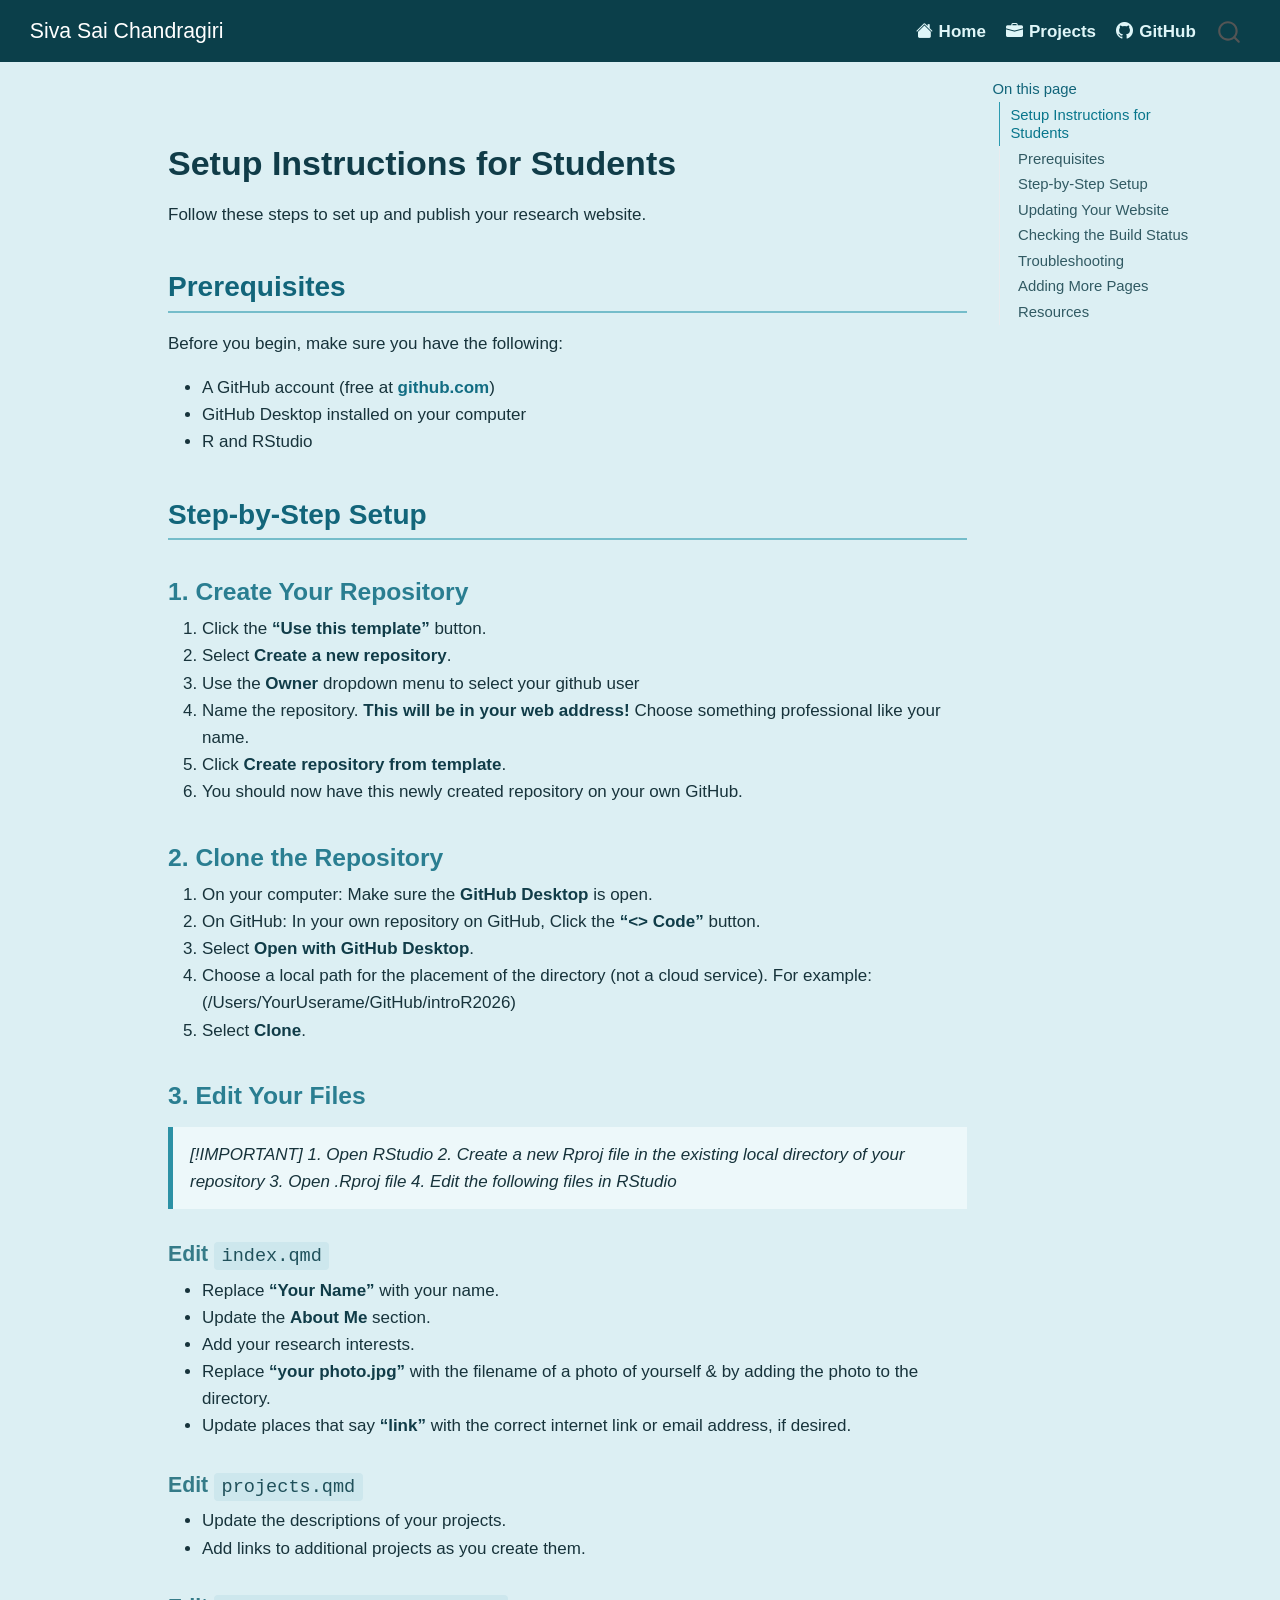
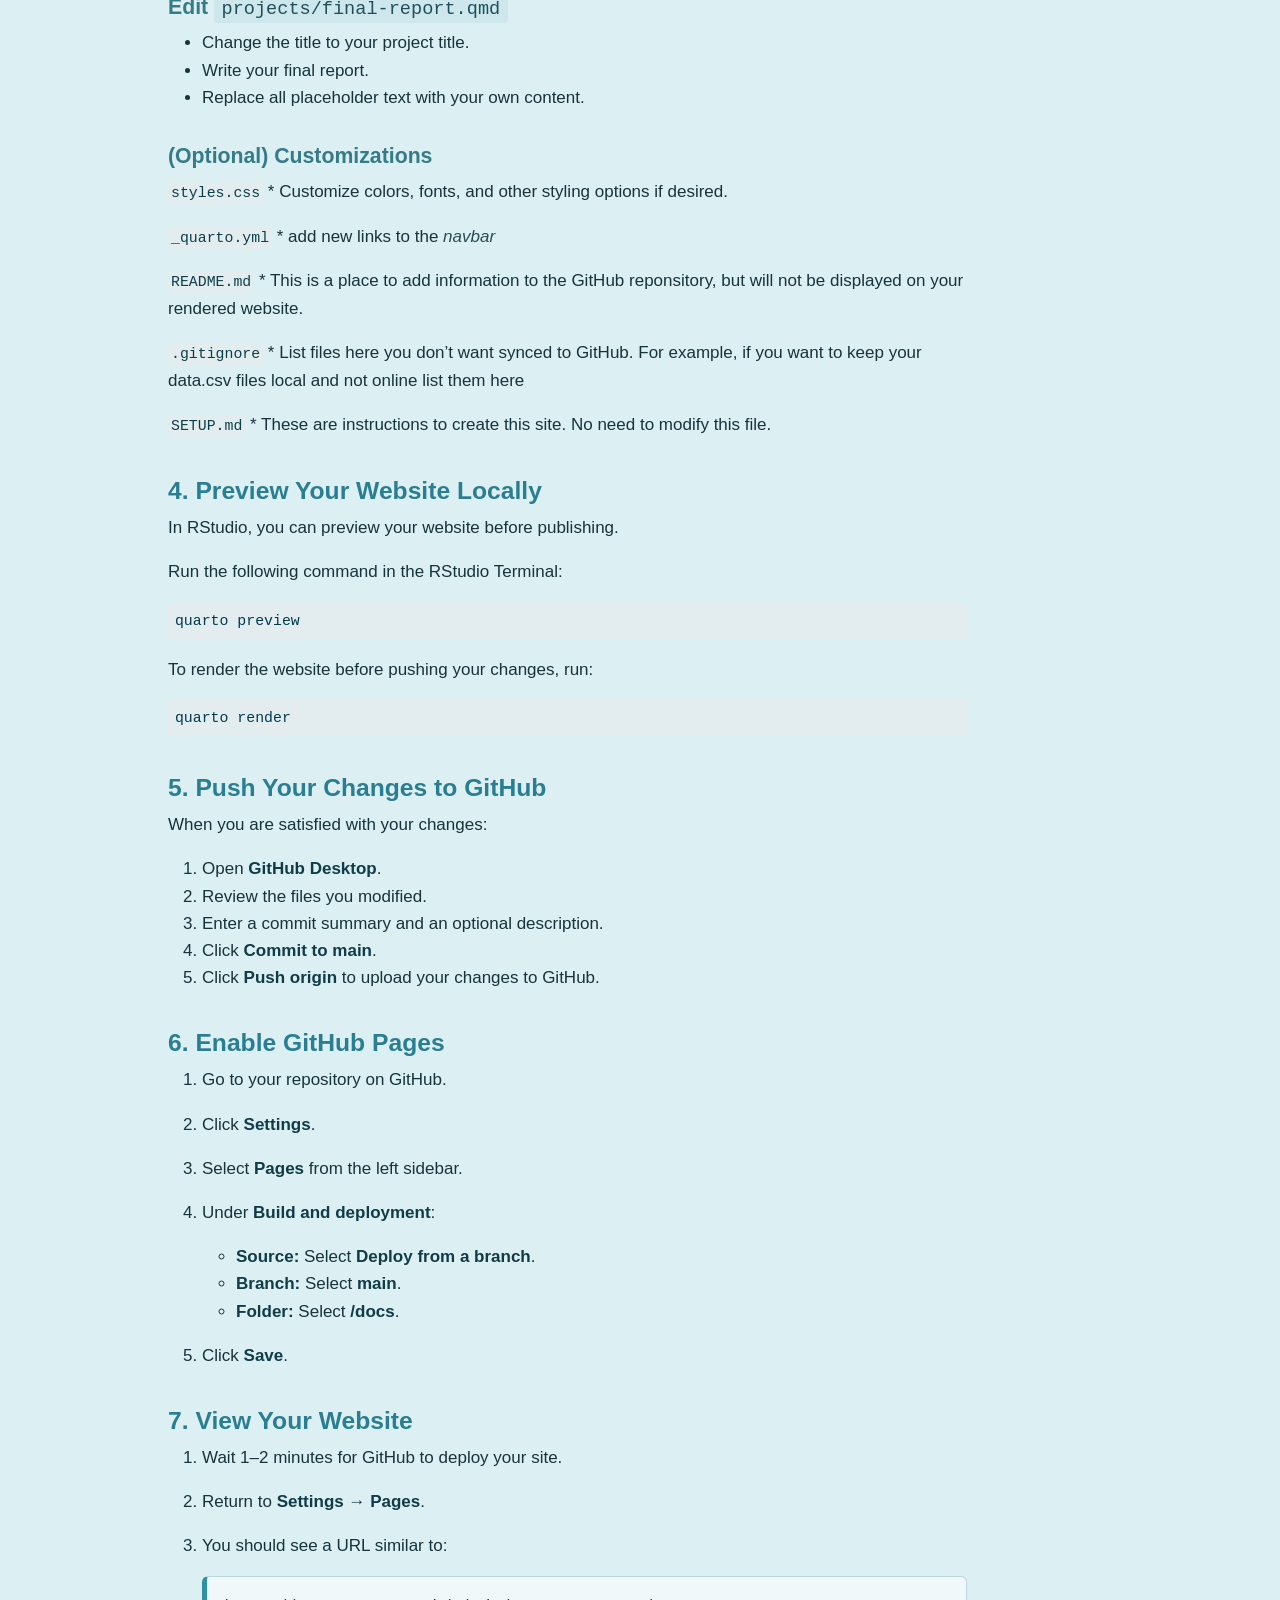
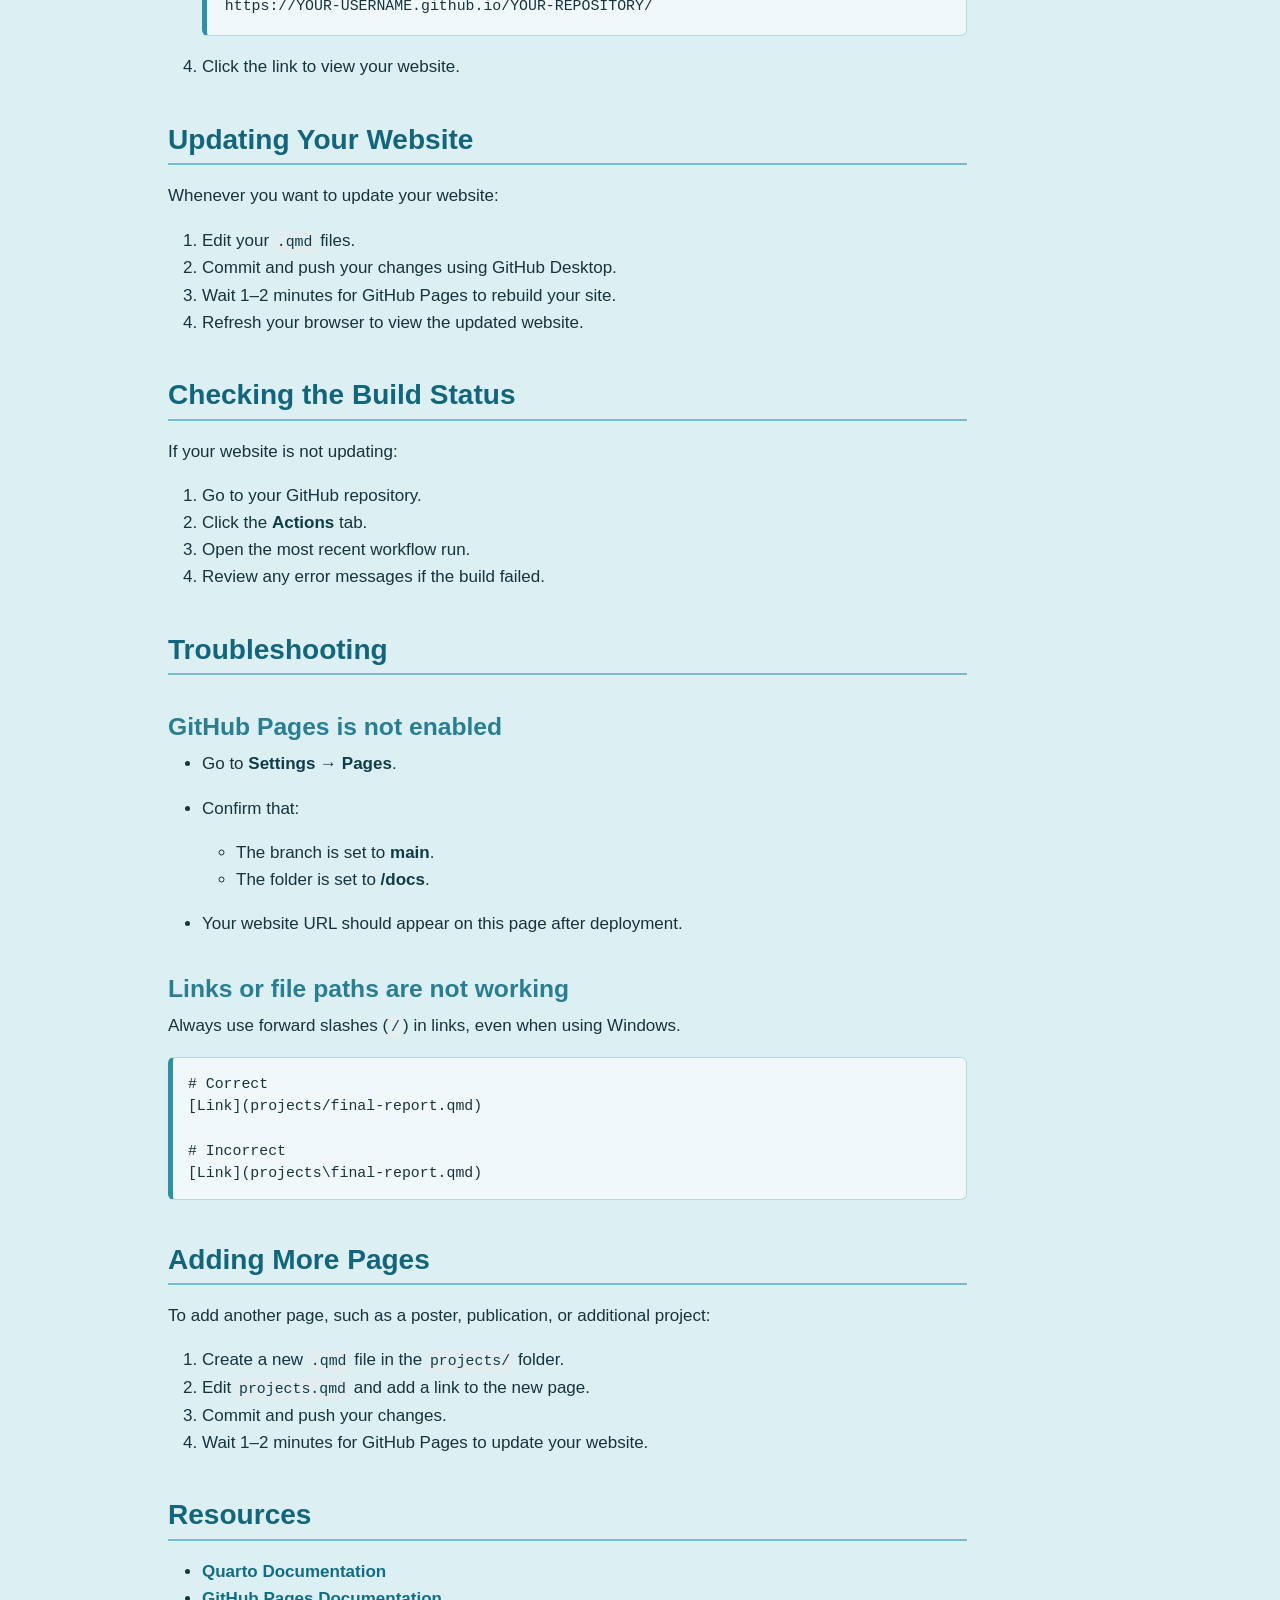
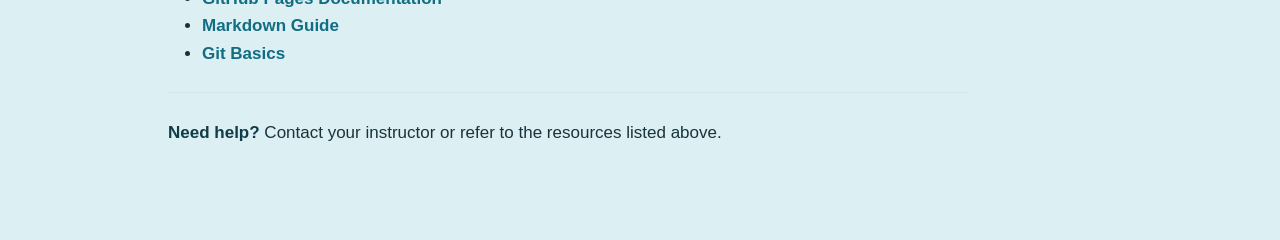
<file: docs/SETUP.html>
<!DOCTYPE html>
<html xmlns="http://www.w3.org/1999/xhtml" lang="en" xml:lang="en"><head>

<meta charset="utf-8">
<meta name="generator" content="quarto-1.9.38">

<meta name="viewport" content="width=device-width, initial-scale=1.0, user-scalable=yes">


<title>setup – Siva Sai Chandragiri</title>
<style>
/* Default styles provided by pandoc.
** See https://pandoc.org/MANUAL.html#variables-for-html for config info.
*/
code{white-space: pre-wrap;}
span.smallcaps{font-variant: small-caps;}
div.columns{display: flex; gap: min(4vw, 1.5em);}
div.column{flex: auto; overflow-x: auto;}
div.hanging-indent{margin-left: 1.5em; text-indent: -1.5em;}
ul.task-list{list-style: none;}
ul.task-list li input[type="checkbox"] {
  width: 0.8em;
  margin: 0 0.8em 0.2em -1em; /* quarto-specific, see https://github.com/quarto-dev/quarto-cli/issues/4556 */ 
  vertical-align: middle;
}
/* CSS for syntax highlighting */
html { -webkit-text-size-adjust: 100%; }
pre > code.sourceCode { white-space: pre; position: relative; }
pre > code.sourceCode > span { display: inline-block; line-height: 1.25; }
pre > code.sourceCode > span:empty { height: 1.2em; }
.sourceCode { overflow: visible; }
code.sourceCode > span { color: inherit; text-decoration: inherit; }
div.sourceCode { margin: 1em 0; }
pre.sourceCode { margin: 0; }
@media screen {
div.sourceCode { overflow: auto; }
}
@media print {
pre > code.sourceCode { white-space: pre-wrap; }
pre > code.sourceCode > span { text-indent: -5em; padding-left: 5em; }
}
pre.numberSource code
  { counter-reset: source-line 0; }
pre.numberSource code > span
  { position: relative; left: -4em; counter-increment: source-line; }
pre.numberSource code > span > a:first-child::before
  { content: counter(source-line);
    position: relative; left: -1em; text-align: right; vertical-align: baseline;
    border: none; display: inline-block;
    -webkit-touch-callout: none; -webkit-user-select: none;
    -khtml-user-select: none; -moz-user-select: none;
    -ms-user-select: none; user-select: none;
    padding: 0 4px; width: 4em;
  }
pre.numberSource { margin-left: 3em;  padding-left: 4px; }
div.sourceCode
  {   }
@media screen {
pre > code.sourceCode > span > a:first-child::before { text-decoration: underline; }
}
</style>


<script src="site_libs/quarto-nav/quarto-nav.js"></script>
<script src="site_libs/quarto-nav/headroom.min.js"></script>
<script src="site_libs/clipboard/clipboard.min.js"></script>
<script src="site_libs/quarto-search/autocomplete.umd.js"></script>
<script src="site_libs/quarto-search/fuse.min.js"></script>
<script src="site_libs/quarto-search/quarto-search.js"></script>
<meta name="quarto:offset" content="./">
<script src="site_libs/quarto-html/quarto.js" type="module"></script>
<script src="site_libs/quarto-html/tabsets/tabsets.js" type="module"></script>
<script src="site_libs/quarto-html/popper.min.js"></script>
<script src="site_libs/quarto-html/tippy.umd.min.js"></script>
<script src="site_libs/quarto-html/anchor.min.js"></script>
<link href="site_libs/quarto-html/tippy.css" rel="stylesheet">
<link href="site_libs/quarto-html/quarto-syntax-highlighting-15634bcf2e68342d4ad2dfa704d543f6.css" rel="stylesheet" id="quarto-text-highlighting-styles">
<script src="site_libs/bootstrap/bootstrap.min.js"></script>
<link href="site_libs/bootstrap/bootstrap-icons.css" rel="stylesheet">
<link href="site_libs/bootstrap/bootstrap-1de071e047e49cd083ceb1b25ae4a66d.min.css" rel="stylesheet" append-hash="true" id="quarto-bootstrap" data-mode="light">
<script id="quarto-search-options" type="application/json">{
  "location": "navbar",
  "copy-button": false,
  "collapse-after": 3,
  "panel-placement": "end",
  "type": "overlay",
  "limit": 50,
  "keyboard-shortcut": [
    "f",
    "/",
    "s"
  ],
  "show-item-context": false,
  "language": {
    "search-no-results-text": "No results",
    "search-matching-documents-text": "matching documents",
    "search-copy-link-title": "Copy link to search",
    "search-hide-matches-text": "Hide additional matches",
    "search-more-match-text": "more match in this document",
    "search-more-matches-text": "more matches in this document",
    "search-clear-button-title": "Clear",
    "search-text-placeholder": "",
    "search-detached-cancel-button-title": "Cancel",
    "search-submit-button-title": "Submit",
    "search-label": "Search"
  }
}</script>


<link rel="stylesheet" href="styles.css">
</head>

<body class="nav-fixed quarto-light">

<div id="quarto-search-results"></div>
  <header id="quarto-header" class="headroom fixed-top">
    <nav class="navbar navbar-expand-lg " data-bs-theme="dark">
      <div class="navbar-container container-fluid">
      <div class="navbar-brand-container mx-auto">
    <a class="navbar-brand" href="./index.html">
    <span class="navbar-title">Siva Sai Chandragiri</span>
    </a>
  </div>
            <div id="quarto-search" class="" title="Search"></div>
          <button class="navbar-toggler" type="button" data-bs-toggle="collapse" data-bs-target="#navbarCollapse" aria-controls="navbarCollapse" role="menu" aria-expanded="false" aria-label="Toggle navigation" onclick="if (window.quartoToggleHeadroom) { window.quartoToggleHeadroom(); }">
  <span class="navbar-toggler-icon"></span>
</button>
          <div class="collapse navbar-collapse" id="navbarCollapse">
            <ul class="navbar-nav navbar-nav-scroll ms-auto">
  <li class="nav-item">
    <a class="nav-link" href="./index.html"> <i class="bi bi-house-fill" role="img">
</i> 
<span class="menu-text">Home</span></a>
  </li>  
  <li class="nav-item">
    <a class="nav-link" href="./projects.html"> <i class="bi bi-briefcase-fill" role="img">
</i> 
<span class="menu-text">Projects</span></a>
  </li>  
  <li class="nav-item">
    <a class="nav-link" href="https://github.com"> <i class="bi bi-github" role="img">
</i> 
<span class="menu-text">GitHub</span></a>
  </li>  
</ul>
          </div> <!-- /navcollapse -->
            <div class="quarto-navbar-tools">
</div>
      </div> <!-- /container-fluid -->
    </nav>
</header>
<!-- content -->
<div id="quarto-content" class="quarto-container page-columns page-rows-contents page-layout-article page-navbar">
<!-- sidebar -->
<!-- margin-sidebar -->
    <div id="quarto-margin-sidebar" class="sidebar margin-sidebar">
        <nav id="TOC" role="doc-toc" class="toc-active">
    <h2 id="toc-title">On this page</h2>
   
  <ul>
  <li><a href="#setup-instructions-for-students" id="toc-setup-instructions-for-students" class="nav-link active" data-scroll-target="#setup-instructions-for-students">Setup Instructions for Students</a>
  <ul class="collapse">
  <li><a href="#prerequisites" id="toc-prerequisites" class="nav-link" data-scroll-target="#prerequisites">Prerequisites</a></li>
  <li><a href="#step-by-step-setup" id="toc-step-by-step-setup" class="nav-link" data-scroll-target="#step-by-step-setup">Step-by-Step Setup</a>
  <ul class="collapse">
  <li><a href="#create-your-repository" id="toc-create-your-repository" class="nav-link" data-scroll-target="#create-your-repository">1. Create Your Repository</a></li>
  <li><a href="#clone-the-repository" id="toc-clone-the-repository" class="nav-link" data-scroll-target="#clone-the-repository">2. Clone the Repository</a></li>
  <li><a href="#edit-your-files" id="toc-edit-your-files" class="nav-link" data-scroll-target="#edit-your-files">3. Edit Your Files</a></li>
  <li><a href="#preview-your-website-locally" id="toc-preview-your-website-locally" class="nav-link" data-scroll-target="#preview-your-website-locally">4. Preview Your Website Locally</a></li>
  <li><a href="#push-your-changes-to-github" id="toc-push-your-changes-to-github" class="nav-link" data-scroll-target="#push-your-changes-to-github">5. Push Your Changes to GitHub</a></li>
  <li><a href="#enable-github-pages" id="toc-enable-github-pages" class="nav-link" data-scroll-target="#enable-github-pages">6. Enable GitHub Pages</a></li>
  <li><a href="#view-your-website" id="toc-view-your-website" class="nav-link" data-scroll-target="#view-your-website">7. View Your Website</a></li>
  </ul></li>
  <li><a href="#updating-your-website" id="toc-updating-your-website" class="nav-link" data-scroll-target="#updating-your-website">Updating Your Website</a></li>
  <li><a href="#checking-the-build-status" id="toc-checking-the-build-status" class="nav-link" data-scroll-target="#checking-the-build-status">Checking the Build Status</a></li>
  <li><a href="#troubleshooting" id="toc-troubleshooting" class="nav-link" data-scroll-target="#troubleshooting">Troubleshooting</a>
  <ul class="collapse">
  <li><a href="#github-pages-is-not-enabled" id="toc-github-pages-is-not-enabled" class="nav-link" data-scroll-target="#github-pages-is-not-enabled">GitHub Pages is not enabled</a></li>
  <li><a href="#links-or-file-paths-are-not-working" id="toc-links-or-file-paths-are-not-working" class="nav-link" data-scroll-target="#links-or-file-paths-are-not-working">Links or file paths are not working</a></li>
  </ul></li>
  <li><a href="#adding-more-pages" id="toc-adding-more-pages" class="nav-link" data-scroll-target="#adding-more-pages">Adding More Pages</a></li>
  <li><a href="#resources" id="toc-resources" class="nav-link" data-scroll-target="#resources">Resources</a></li>
  </ul></li>
  </ul>
</nav>
    </div>
<!-- main -->
<main class="content" id="quarto-document-content"><header id="title-block-header" class="quarto-title-block"></header>




<section id="setup-instructions-for-students" class="level1">
<h1>Setup Instructions for Students</h1>
<p>Follow these steps to set up and publish your research website.</p>
<section id="prerequisites" class="level2">
<h2 class="anchored" data-anchor-id="prerequisites">Prerequisites</h2>
<p>Before you begin, make sure you have the following:</p>
<ul>
<li>A GitHub account (free at <a href="https://github.com">github.com</a>)</li>
<li>GitHub Desktop installed on your computer</li>
<li>R and RStudio</li>
</ul>
</section>
<section id="step-by-step-setup" class="level2">
<h2 class="anchored" data-anchor-id="step-by-step-setup">Step-by-Step Setup</h2>
<section id="create-your-repository" class="level3">
<h3 class="anchored" data-anchor-id="create-your-repository">1. Create Your Repository</h3>
<ol type="1">
<li>Click the <strong>“Use this template”</strong> button.</li>
<li>Select <strong>Create a new repository</strong>.</li>
<li>Use the <strong>Owner</strong> dropdown menu to select your github user</li>
<li>Name the repository. <strong>This will be in your web address!</strong> Choose something professional like your name.</li>
<li>Click <strong>Create repository from template</strong>.</li>
<li>You should now have this newly created repository on your own GitHub.</li>
</ol>
</section>
<section id="clone-the-repository" class="level3">
<h3 class="anchored" data-anchor-id="clone-the-repository">2. Clone the Repository</h3>
<ol type="1">
<li>On your computer: Make sure the <strong>GitHub Desktop</strong> is open.</li>
<li>On GitHub: In your own repository on GitHub, Click the <strong>“&lt;&gt; Code”</strong> button.</li>
<li>Select <strong>Open with GitHub Desktop</strong>.</li>
<li>Choose a local path for the placement of the directory (not a cloud service). For example: (/Users/YourUserame/GitHub/introR2026)</li>
<li>Select <strong>Clone</strong>.</li>
</ol>
</section>
<section id="edit-your-files" class="level3">
<h3 class="anchored" data-anchor-id="edit-your-files">3. Edit Your Files</h3>
<blockquote class="blockquote">
<p>[!IMPORTANT] 1. Open RStudio 2. Create a new Rproj file in the existing local directory of your repository 3. Open .Rproj file 4. Edit the following files in RStudio</p>
</blockquote>
<section id="edit-index.qmd" class="level4">
<h4 class="anchored" data-anchor-id="edit-index.qmd">Edit <code>index.qmd</code></h4>
<ul>
<li>Replace <strong>“Your Name”</strong> with your name.</li>
<li>Update the <strong>About Me</strong> section.</li>
<li>Add your research interests.</li>
<li>Replace <strong>“your photo.jpg”</strong> with the filename of a photo of yourself &amp; by adding the photo to the directory.</li>
<li>Update places that say <strong>“link”</strong> with the correct internet link or email address, if desired.</li>
</ul>
</section>
<section id="edit-projects.qmd" class="level4">
<h4 class="anchored" data-anchor-id="edit-projects.qmd">Edit <code>projects.qmd</code></h4>
<ul>
<li>Update the descriptions of your projects.</li>
<li>Add links to additional projects as you create them.</li>
</ul>
</section>
<section id="edit-projectsfinal-report.qmd" class="level4">
<h4 class="anchored" data-anchor-id="edit-projectsfinal-report.qmd">Edit <code>projects/final-report.qmd</code></h4>
<ul>
<li>Change the title to your project title.</li>
<li>Write your final report.</li>
<li>Replace all placeholder text with your own content.</li>
</ul>
</section>
<section id="optional-customizations" class="level4">
<h4 class="anchored" data-anchor-id="optional-customizations">(Optional) Customizations</h4>
<p><code>styles.css</code> * Customize colors, fonts, and other styling options if desired.</p>
<p><code>_quarto.yml</code> * add new links to the <em>navbar</em></p>
<p><code>README.md</code> * This is a place to add information to the GitHub reponsitory, but will not be displayed on your rendered website.</p>
<p><code>.gitignore</code> * List files here you don’t want synced to GitHub. For example, if you want to keep your data.csv files local and not online list them here</p>
<p><code>SETUP.md</code> * These are instructions to create this site. No need to modify this file.</p>
</section>
</section>
<section id="preview-your-website-locally" class="level3">
<h3 class="anchored" data-anchor-id="preview-your-website-locally">4. Preview Your Website Locally</h3>
<p>In RStudio, you can preview your website before publishing.</p>
<p>Run the following command in the RStudio Terminal:</p>
<div class="code-copy-outer-scaffold"><div class="sourceCode" id="cb1"><pre class="sourceCode bash code-with-copy"><code class="sourceCode bash"><span id="cb1-1"><a href="#cb1-1" aria-hidden="true" tabindex="-1"></a><span class="ex">quarto</span> preview</span></code></pre></div><button title="Copy to Clipboard" class="code-copy-button"><i class="bi"></i></button></div>
<p>To render the website before pushing your changes, run:</p>
<div class="code-copy-outer-scaffold"><div class="sourceCode" id="cb2"><pre class="sourceCode bash code-with-copy"><code class="sourceCode bash"><span id="cb2-1"><a href="#cb2-1" aria-hidden="true" tabindex="-1"></a><span class="ex">quarto</span> render</span></code></pre></div><button title="Copy to Clipboard" class="code-copy-button"><i class="bi"></i></button></div>
</section>
<section id="push-your-changes-to-github" class="level3">
<h3 class="anchored" data-anchor-id="push-your-changes-to-github">5. Push Your Changes to GitHub</h3>
<p>When you are satisfied with your changes:</p>
<ol type="1">
<li>Open <strong>GitHub Desktop</strong>.</li>
<li>Review the files you modified.</li>
<li>Enter a commit summary and an optional description.</li>
<li>Click <strong>Commit to main</strong>.</li>
<li>Click <strong>Push origin</strong> to upload your changes to GitHub.</li>
</ol>
</section>
<section id="enable-github-pages" class="level3">
<h3 class="anchored" data-anchor-id="enable-github-pages">6. Enable GitHub Pages</h3>
<ol type="1">
<li><p>Go to your repository on GitHub.</p></li>
<li><p>Click <strong>Settings</strong>.</p></li>
<li><p>Select <strong>Pages</strong> from the left sidebar.</p></li>
<li><p>Under <strong>Build and deployment</strong>:</p>
<ul>
<li><strong>Source:</strong> Select <strong>Deploy from a branch</strong>.</li>
<li><strong>Branch:</strong> Select <strong>main</strong>.</li>
<li><strong>Folder:</strong> Select <strong>/docs</strong>.</li>
</ul></li>
<li><p>Click <strong>Save</strong>.</p></li>
</ol>
</section>
<section id="view-your-website" class="level3">
<h3 class="anchored" data-anchor-id="view-your-website">7. View Your Website</h3>
<ol type="1">
<li><p>Wait 1–2 minutes for GitHub to deploy your site.</p></li>
<li><p>Return to <strong>Settings → Pages</strong>.</p></li>
<li><p>You should see a URL similar to:</p>
<pre><code>https://YOUR-USERNAME.github.io/YOUR-REPOSITORY/</code></pre></li>
<li><p>Click the link to view your website.</p></li>
</ol>
</section>
</section>
<section id="updating-your-website" class="level2">
<h2 class="anchored" data-anchor-id="updating-your-website">Updating Your Website</h2>
<p>Whenever you want to update your website:</p>
<ol type="1">
<li>Edit your <code>.qmd</code> files.</li>
<li>Commit and push your changes using GitHub Desktop.</li>
<li>Wait 1–2 minutes for GitHub Pages to rebuild your site.</li>
<li>Refresh your browser to view the updated website.</li>
</ol>
</section>
<section id="checking-the-build-status" class="level2">
<h2 class="anchored" data-anchor-id="checking-the-build-status">Checking the Build Status</h2>
<p>If your website is not updating:</p>
<ol type="1">
<li>Go to your GitHub repository.</li>
<li>Click the <strong>Actions</strong> tab.</li>
<li>Open the most recent workflow run.</li>
<li>Review any error messages if the build failed.</li>
</ol>
</section>
<section id="troubleshooting" class="level2">
<h2 class="anchored" data-anchor-id="troubleshooting">Troubleshooting</h2>
<section id="github-pages-is-not-enabled" class="level3">
<h3 class="anchored" data-anchor-id="github-pages-is-not-enabled">GitHub Pages is not enabled</h3>
<ul>
<li><p>Go to <strong>Settings → Pages</strong>.</p></li>
<li><p>Confirm that:</p>
<ul>
<li>The branch is set to <strong>main</strong>.</li>
<li>The folder is set to <strong>/docs</strong>.</li>
</ul></li>
<li><p>Your website URL should appear on this page after deployment.</p></li>
</ul>
</section>
<section id="links-or-file-paths-are-not-working" class="level3">
<h3 class="anchored" data-anchor-id="links-or-file-paths-are-not-working">Links or file paths are not working</h3>
<p>Always use forward slashes (<code>/</code>) in links, even when using Windows.</p>
<pre class="text"><code># Correct
[Link](projects/final-report.qmd)

# Incorrect
[Link](projects\final-report.qmd)</code></pre>
</section>
</section>
<section id="adding-more-pages" class="level2">
<h2 class="anchored" data-anchor-id="adding-more-pages">Adding More Pages</h2>
<p>To add another page, such as a poster, publication, or additional project:</p>
<ol type="1">
<li>Create a new <code>.qmd</code> file in the <code>projects/</code> folder.</li>
<li>Edit <code>projects.qmd</code> and add a link to the new page.</li>
<li>Commit and push your changes.</li>
<li>Wait 1–2 minutes for GitHub Pages to update your website.</li>
</ol>
</section>
<section id="resources" class="level2">
<h2 class="anchored" data-anchor-id="resources">Resources</h2>
<ul>
<li><a href="https://quarto.org/">Quarto Documentation</a></li>
<li><a href="https://docs.github.com/en/pages">GitHub Pages Documentation</a></li>
<li><a href="https://www.markdownguide.org/">Markdown Guide</a></li>
<li><a href="https://git-scm.com/book/en/v2/Getting-Started-Git-Basics">Git Basics</a></li>
</ul>
<hr>
<p><strong>Need help?</strong> Contact your instructor or refer to the resources listed above.</p>


</section>
</section>

</main> <!-- /main -->
<script id="quarto-html-after-body" type="application/javascript">
  window.document.addEventListener("DOMContentLoaded", function (event) {
    const icon = "";
    const anchorJS = new window.AnchorJS();
    anchorJS.options = {
      placement: 'right',
      icon: icon
    };
    anchorJS.add('.anchored');
    const isCodeAnnotation = (el) => {
      for (const clz of el.classList) {
        if (clz.startsWith('code-annotation-')) {                     
          return true;
        }
      }
      return false;
    }
    const onCopySuccess = function(e) {
      // button target
      const button = e.trigger;
      // don't keep focus
      button.blur();
      // flash "checked"
      button.classList.add('code-copy-button-checked');
      var currentTitle = button.getAttribute("title");
      button.setAttribute("title", "Copied!");
      let tooltip;
      if (window.bootstrap) {
        button.setAttribute("data-bs-toggle", "tooltip");
        button.setAttribute("data-bs-placement", "left");
        button.setAttribute("data-bs-title", "Copied!");
        tooltip = new bootstrap.Tooltip(button, 
          { trigger: "manual", 
            customClass: "code-copy-button-tooltip",
            offset: [0, -8]});
        tooltip.show();    
      }
      setTimeout(function() {
        if (tooltip) {
          tooltip.hide();
          button.removeAttribute("data-bs-title");
          button.removeAttribute("data-bs-toggle");
          button.removeAttribute("data-bs-placement");
        }
        button.setAttribute("title", currentTitle);
        button.classList.remove('code-copy-button-checked');
      }, 1000);
      // clear code selection
      e.clearSelection();
    }
    const getTextToCopy = function(trigger) {
      const outerScaffold = trigger.parentElement.cloneNode(true);
      const codeEl = outerScaffold.querySelector('code');
      for (const childEl of codeEl.children) {
        if (isCodeAnnotation(childEl)) {
          childEl.remove();
        }
      }
      return codeEl.innerText;
    }
    const clipboard = new window.ClipboardJS('.code-copy-button:not([data-in-quarto-modal])', {
      text: getTextToCopy
    });
    clipboard.on('success', onCopySuccess);
    if (window.document.getElementById('quarto-embedded-source-code-modal')) {
      const clipboardModal = new window.ClipboardJS('.code-copy-button[data-in-quarto-modal]', {
        text: getTextToCopy,
        container: window.document.getElementById('quarto-embedded-source-code-modal')
      });
      clipboardModal.on('success', onCopySuccess);
    }
      var localhostRegex = new RegExp(/^(?:http|https):\/\/localhost\:?[0-9]*\//);
      var mailtoRegex = new RegExp(/^mailto:/);
        var filterRegex = new RegExp('/' + window.location.host + '/');
      var isInternal = (href) => {
          return filterRegex.test(href) || localhostRegex.test(href) || mailtoRegex.test(href);
      }
      // Inspect non-navigation links and adorn them if external
     var links = window.document.querySelectorAll('a[href]:not(.nav-link):not(.navbar-brand):not(.toc-action):not(.sidebar-link):not(.sidebar-item-toggle):not(.pagination-link):not(.no-external):not([aria-hidden]):not(.dropdown-item):not(.quarto-navigation-tool):not(.about-link)');
      for (var i=0; i<links.length; i++) {
        const link = links[i];
        if (!isInternal(link.href)) {
          // undo the damage that might have been done by quarto-nav.js in the case of
          // links that we want to consider external
          if (link.dataset.originalHref !== undefined) {
            link.href = link.dataset.originalHref;
          }
        }
      }
    function tippyHover(el, contentFn, onTriggerFn, onUntriggerFn) {
      const config = {
        allowHTML: true,
        maxWidth: 500,
        delay: 100,
        arrow: false,
        appendTo: function(el) {
            return el.parentElement;
        },
        interactive: true,
        interactiveBorder: 10,
        theme: 'quarto',
        placement: 'bottom-start',
      };
      if (contentFn) {
        config.content = contentFn;
      }
      if (onTriggerFn) {
        config.onTrigger = onTriggerFn;
      }
      if (onUntriggerFn) {
        config.onUntrigger = onUntriggerFn;
      }
      window.tippy(el, config); 
    }
    const noterefs = window.document.querySelectorAll('a[role="doc-noteref"]');
    for (var i=0; i<noterefs.length; i++) {
      const ref = noterefs[i];
      tippyHover(ref, function() {
        // use id or data attribute instead here
        let href = ref.getAttribute('data-footnote-href') || ref.getAttribute('href');
        try { href = new URL(href).hash; } catch {}
        const id = href.replace(/^#\/?/, "");
        const note = window.document.getElementById(id);
        if (note) {
          return note.innerHTML;
        } else {
          return "";
        }
      });
    }
    const xrefs = window.document.querySelectorAll('a.quarto-xref');
    const processXRef = (id, note) => {
      // Strip column container classes
      const stripColumnClz = (el) => {
        el.classList.remove("page-full", "page-columns");
        if (el.children) {
          for (const child of el.children) {
            stripColumnClz(child);
          }
        }
      }
      stripColumnClz(note)
      if (id === null || id.startsWith('sec-')) {
        // Special case sections, only their first couple elements
        const container = document.createElement("div");
        if (note.children && note.children.length > 2) {
          container.appendChild(note.children[0].cloneNode(true));
          for (let i = 1; i < note.children.length; i++) {
            const child = note.children[i];
            if (child.tagName === "P" && child.innerText === "") {
              continue;
            } else {
              container.appendChild(child.cloneNode(true));
              break;
            }
          }
          if (window.Quarto?.typesetMath) {
            window.Quarto.typesetMath(container);
          }
          return container.innerHTML
        } else {
          if (window.Quarto?.typesetMath) {
            window.Quarto.typesetMath(note);
          }
          return note.innerHTML;
        }
      } else {
        // Remove any anchor links if they are present
        const anchorLink = note.querySelector('a.anchorjs-link');
        if (anchorLink) {
          anchorLink.remove();
        }
        if (window.Quarto?.typesetMath) {
          window.Quarto.typesetMath(note);
        }
        if (note.classList.contains("callout")) {
          return note.outerHTML;
        } else {
          return note.innerHTML;
        }
      }
    }
    for (var i=0; i<xrefs.length; i++) {
      const xref = xrefs[i];
      tippyHover(xref, undefined, function(instance) {
        instance.disable();
        let url = xref.getAttribute('href');
        let hash = undefined; 
        if (url.startsWith('#')) {
          hash = url;
        } else {
          try { hash = new URL(url).hash; } catch {}
        }
        if (hash) {
          const id = hash.replace(/^#\/?/, "");
          const note = window.document.getElementById(id);
          if (note !== null) {
            try {
              const html = processXRef(id, note.cloneNode(true));
              instance.setContent(html);
            } finally {
              instance.enable();
              instance.show();
            }
          } else {
            // See if we can fetch this
            fetch(url.split('#')[0])
            .then(res => res.text())
            .then(html => {
              const parser = new DOMParser();
              const htmlDoc = parser.parseFromString(html, "text/html");
              const note = htmlDoc.getElementById(id);
              if (note !== null) {
                const html = processXRef(id, note);
                instance.setContent(html);
              } 
            }).finally(() => {
              instance.enable();
              instance.show();
            });
          }
        } else {
          // See if we can fetch a full url (with no hash to target)
          // This is a special case and we should probably do some content thinning / targeting
          fetch(url)
          .then(res => res.text())
          .then(html => {
            const parser = new DOMParser();
            const htmlDoc = parser.parseFromString(html, "text/html");
            const note = htmlDoc.querySelector('main.content');
            if (note !== null) {
              // This should only happen for chapter cross references
              // (since there is no id in the URL)
              // remove the first header
              if (note.children.length > 0 && note.children[0].tagName === "HEADER") {
                note.children[0].remove();
              }
              const html = processXRef(null, note);
              instance.setContent(html);
            } 
          }).finally(() => {
            instance.enable();
            instance.show();
          });
        }
      }, function(instance) {
      });
    }
        let selectedAnnoteEl;
        const selectorForAnnotation = ( cell, annotation) => {
          let cellAttr = 'data-code-cell="' + cell + '"';
          let lineAttr = 'data-code-annotation="' +  annotation + '"';
          const selector = 'span[' + cellAttr + '][' + lineAttr + ']';
          return selector;
        }
        const selectCodeLines = (annoteEl) => {
          const doc = window.document;
          const targetCell = annoteEl.getAttribute("data-target-cell");
          const targetAnnotation = annoteEl.getAttribute("data-target-annotation");
          const annoteSpan = window.document.querySelector(selectorForAnnotation(targetCell, targetAnnotation));
          const lines = annoteSpan.getAttribute("data-code-lines").split(",");
          const lineIds = lines.map((line) => {
            return targetCell + "-" + line;
          })
          let top = null;
          let height = null;
          let parent = null;
          if (lineIds.length > 0) {
              //compute the position of the single el (top and bottom and make a div)
              const el = window.document.getElementById(lineIds[0]);
              top = el.offsetTop;
              height = el.offsetHeight;
              parent = el.parentElement.parentElement;
            if (lineIds.length > 1) {
              const lastEl = window.document.getElementById(lineIds[lineIds.length - 1]);
              const bottom = lastEl.offsetTop + lastEl.offsetHeight;
              height = bottom - top;
            }
            if (top !== null && height !== null && parent !== null) {
              // cook up a div (if necessary) and position it 
              let div = window.document.getElementById("code-annotation-line-highlight");
              if (div === null) {
                div = window.document.createElement("div");
                div.setAttribute("id", "code-annotation-line-highlight");
                div.style.position = 'absolute';
                parent.appendChild(div);
              }
              div.style.top = top - 2 + "px";
              div.style.height = height + 4 + "px";
              div.style.left = 0;
              let gutterDiv = window.document.getElementById("code-annotation-line-highlight-gutter");
              if (gutterDiv === null) {
                gutterDiv = window.document.createElement("div");
                gutterDiv.setAttribute("id", "code-annotation-line-highlight-gutter");
                gutterDiv.style.position = 'absolute';
                const codeCell = window.document.getElementById(targetCell);
                const gutter = codeCell.querySelector('.code-annotation-gutter');
                gutter.appendChild(gutterDiv);
              }
              gutterDiv.style.top = top - 2 + "px";
              gutterDiv.style.height = height + 4 + "px";
            }
            selectedAnnoteEl = annoteEl;
          }
        };
        const unselectCodeLines = () => {
          const elementsIds = ["code-annotation-line-highlight", "code-annotation-line-highlight-gutter"];
          elementsIds.forEach((elId) => {
            const div = window.document.getElementById(elId);
            if (div) {
              div.remove();
            }
          });
          selectedAnnoteEl = undefined;
        };
          // Handle positioning of the toggle
      window.addEventListener(
        "resize",
        throttle(() => {
          elRect = undefined;
          if (selectedAnnoteEl) {
            selectCodeLines(selectedAnnoteEl);
          }
        }, 10)
      );
      function throttle(fn, ms) {
      let throttle = false;
      let timer;
        return (...args) => {
          if(!throttle) { // first call gets through
              fn.apply(this, args);
              throttle = true;
          } else { // all the others get throttled
              if(timer) clearTimeout(timer); // cancel #2
              timer = setTimeout(() => {
                fn.apply(this, args);
                timer = throttle = false;
              }, ms);
          }
        };
      }
        // Attach click handler to the DT
        const annoteDls = window.document.querySelectorAll('dt[data-target-cell]');
        for (const annoteDlNode of annoteDls) {
          annoteDlNode.addEventListener('click', (event) => {
            const clickedEl = event.target;
            if (clickedEl !== selectedAnnoteEl) {
              unselectCodeLines();
              const activeEl = window.document.querySelector('dt[data-target-cell].code-annotation-active');
              if (activeEl) {
                activeEl.classList.remove('code-annotation-active');
              }
              selectCodeLines(clickedEl);
              clickedEl.classList.add('code-annotation-active');
            } else {
              // Unselect the line
              unselectCodeLines();
              clickedEl.classList.remove('code-annotation-active');
            }
          });
        }
    const findCites = (el) => {
      const parentEl = el.parentElement;
      if (parentEl) {
        const cites = parentEl.dataset.cites;
        if (cites) {
          return {
            el,
            cites: cites.split(' ')
          };
        } else {
          return findCites(el.parentElement)
        }
      } else {
        return undefined;
      }
    };
    var bibliorefs = window.document.querySelectorAll('a[role="doc-biblioref"]');
    for (var i=0; i<bibliorefs.length; i++) {
      const ref = bibliorefs[i];
      const citeInfo = findCites(ref);
      if (citeInfo) {
        tippyHover(citeInfo.el, function() {
          var popup = window.document.createElement('div');
          citeInfo.cites.forEach(function(cite) {
            var citeDiv = window.document.createElement('div');
            citeDiv.classList.add('hanging-indent');
            citeDiv.classList.add('csl-entry');
            var biblioDiv = window.document.getElementById('ref-' + cite);
            if (biblioDiv) {
              citeDiv.innerHTML = biblioDiv.innerHTML;
            }
            popup.appendChild(citeDiv);
          });
          return popup.innerHTML;
        });
      }
    }
  });
  </script>
</div> <!-- /content -->




</body></html>
</file>
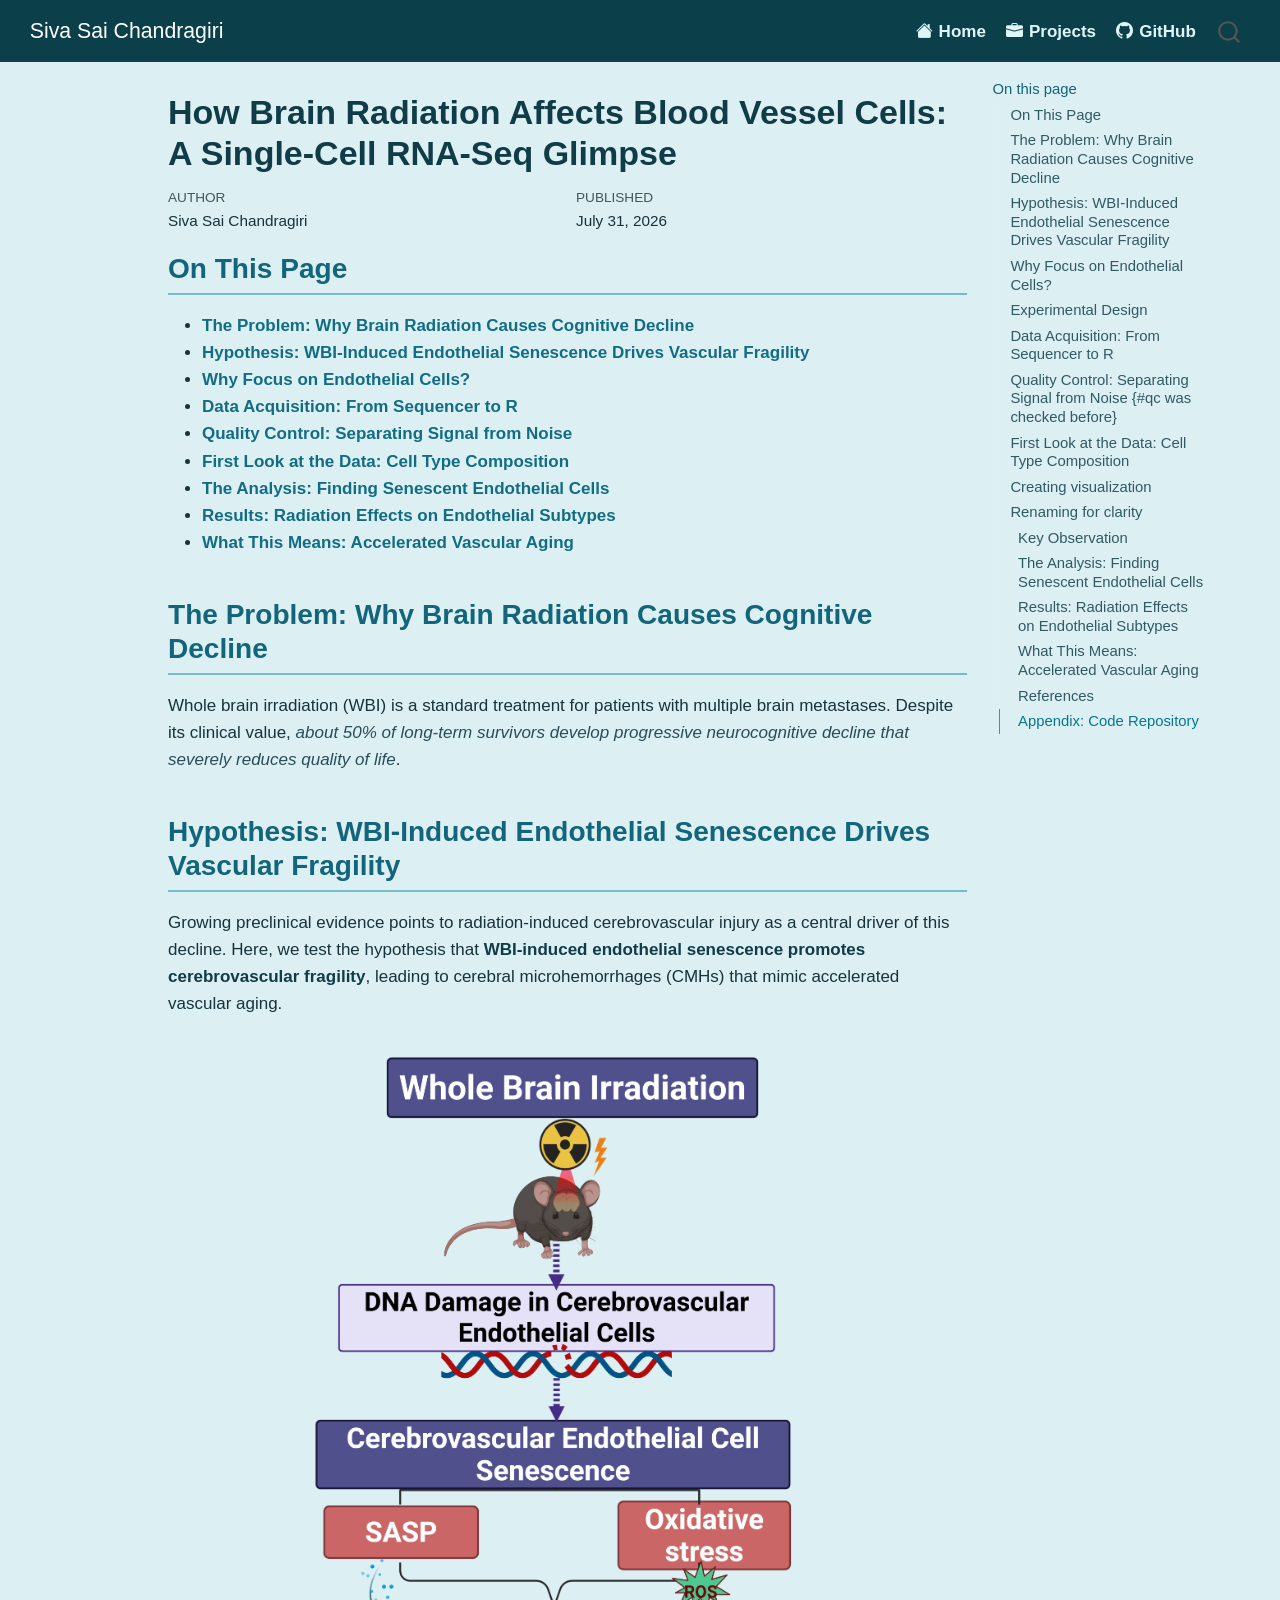
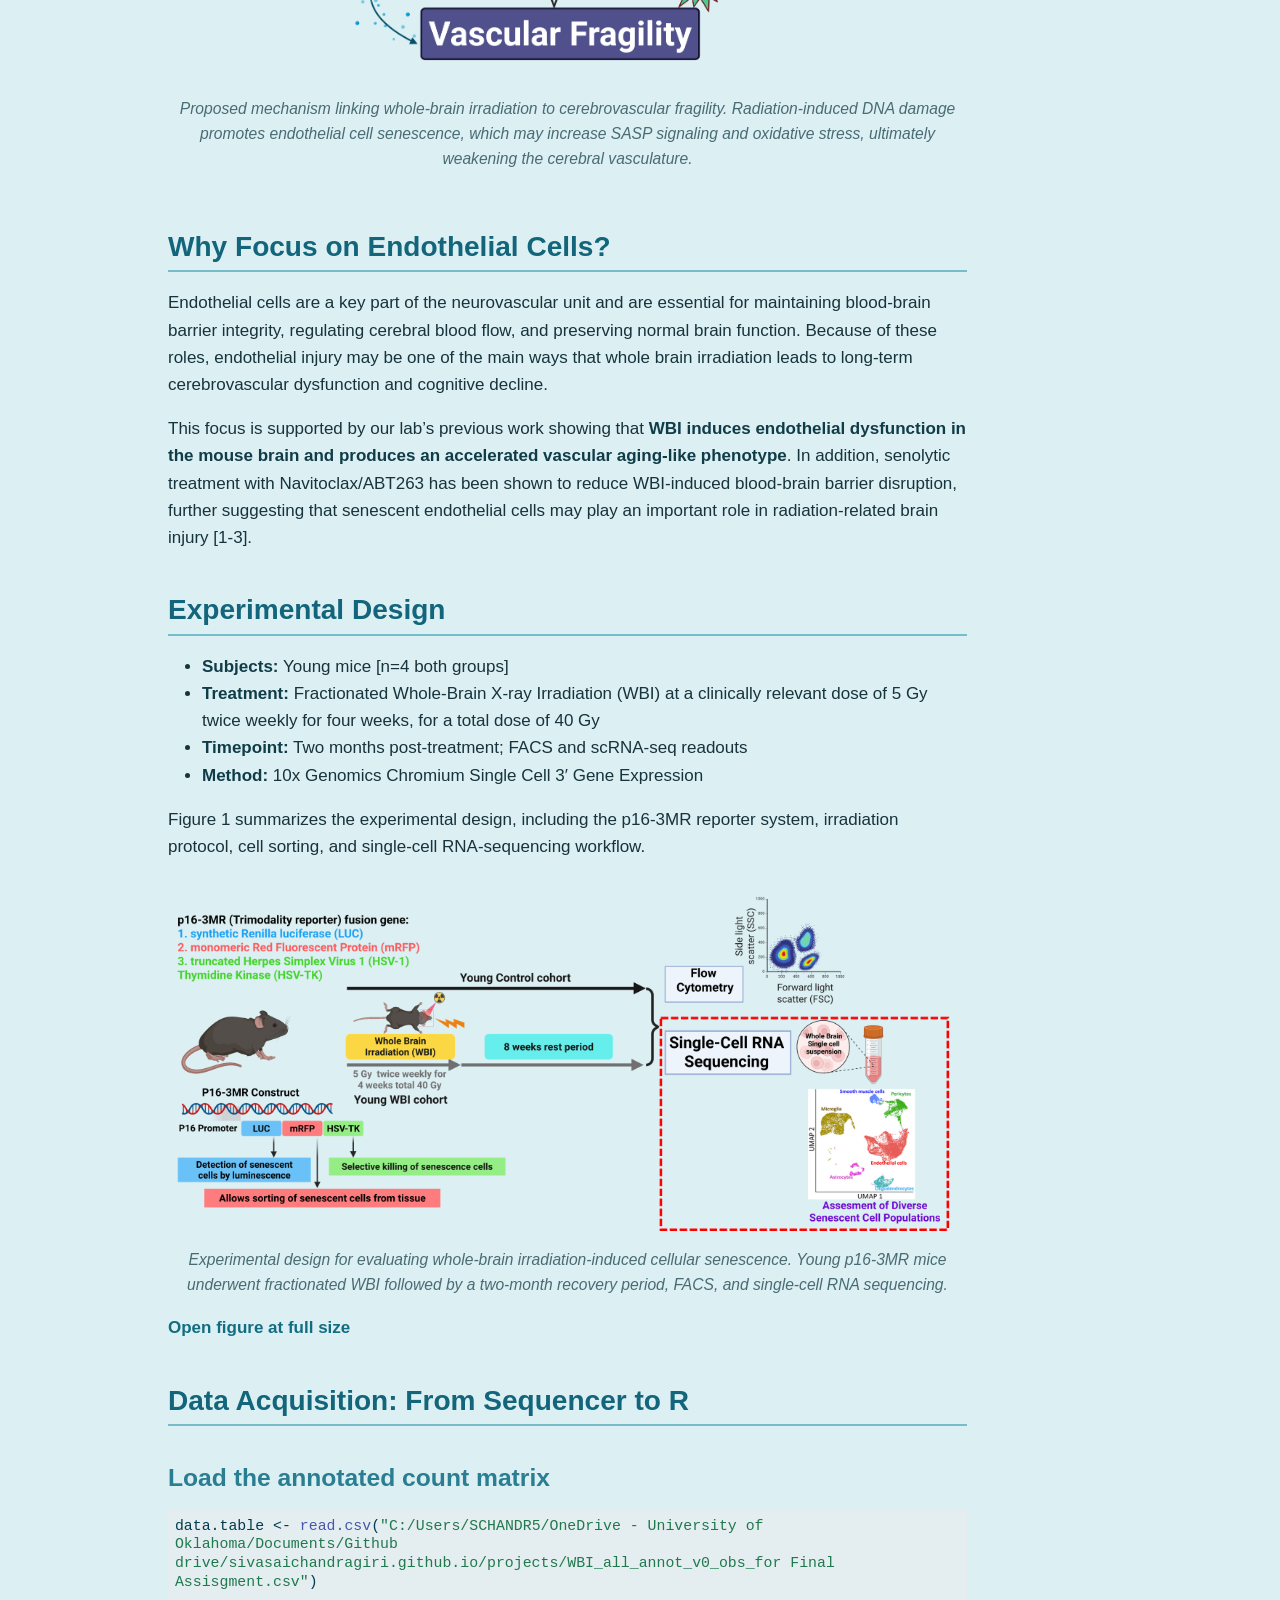
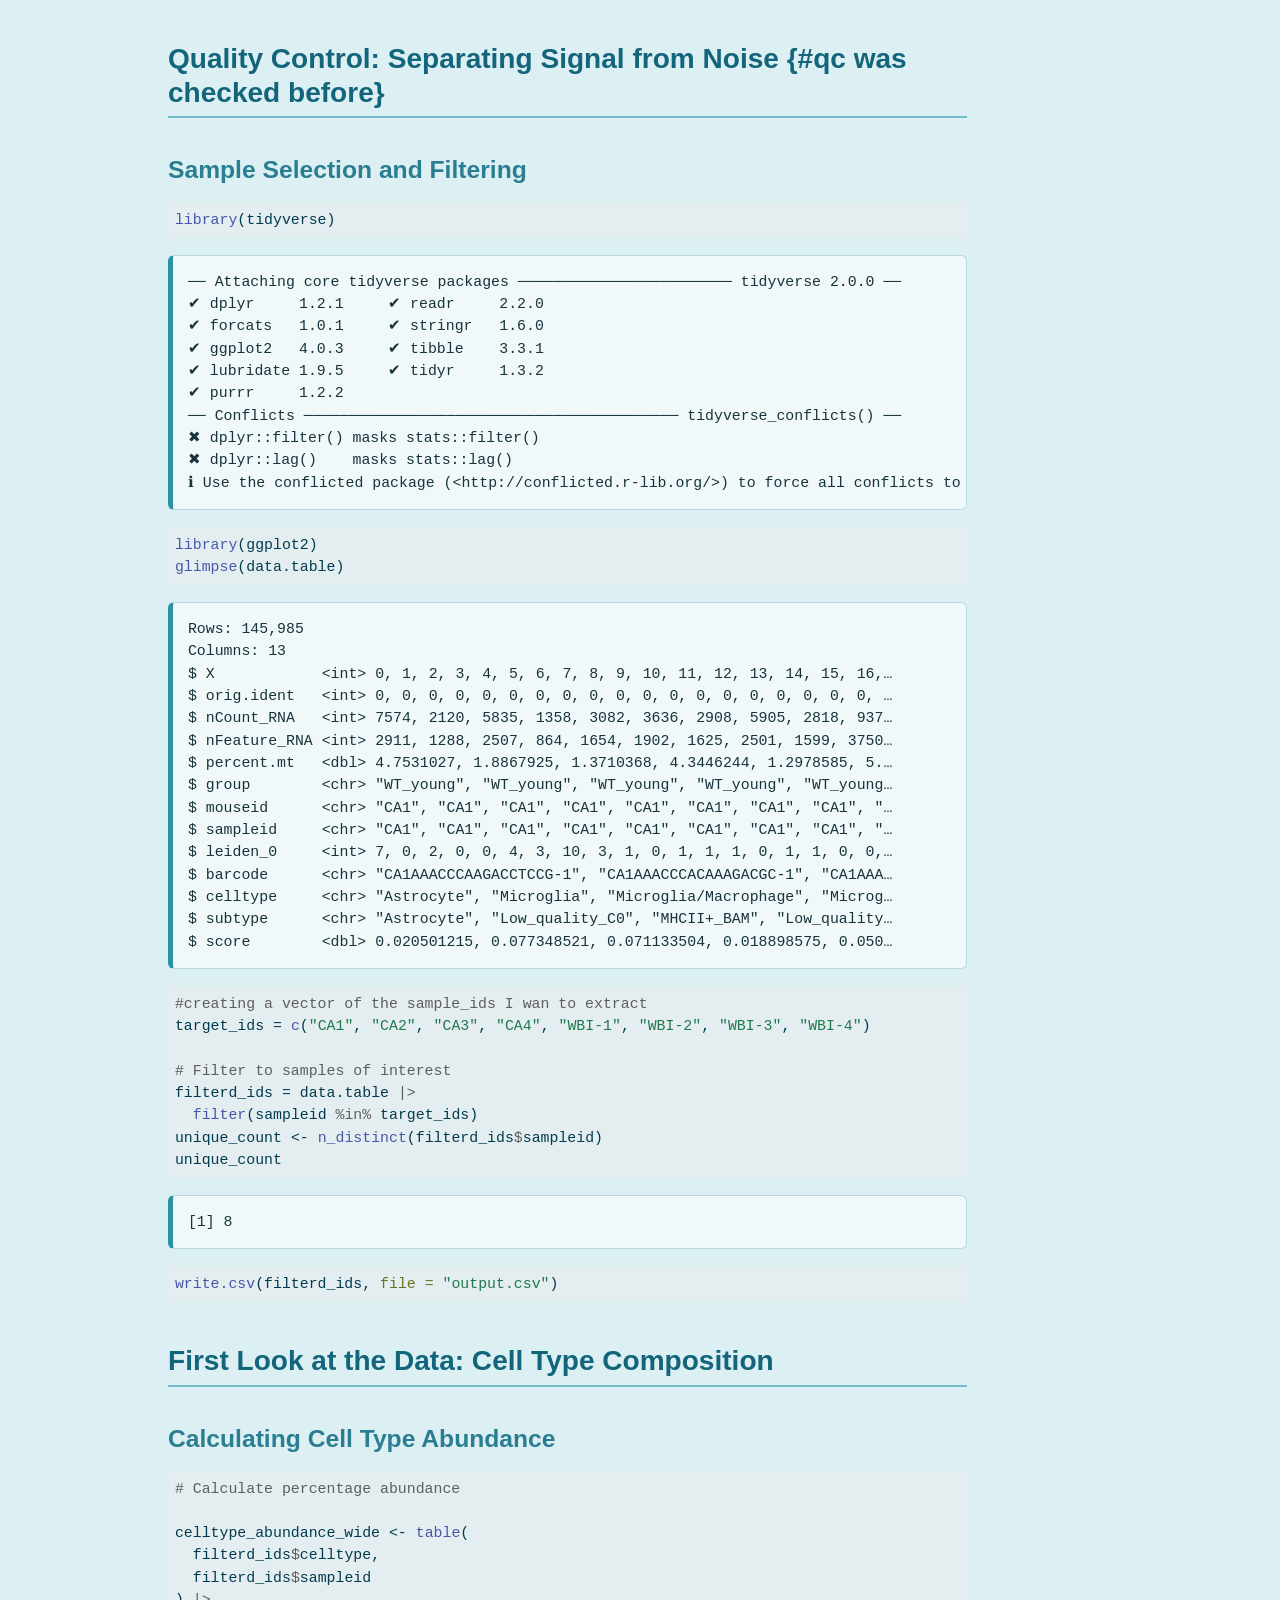
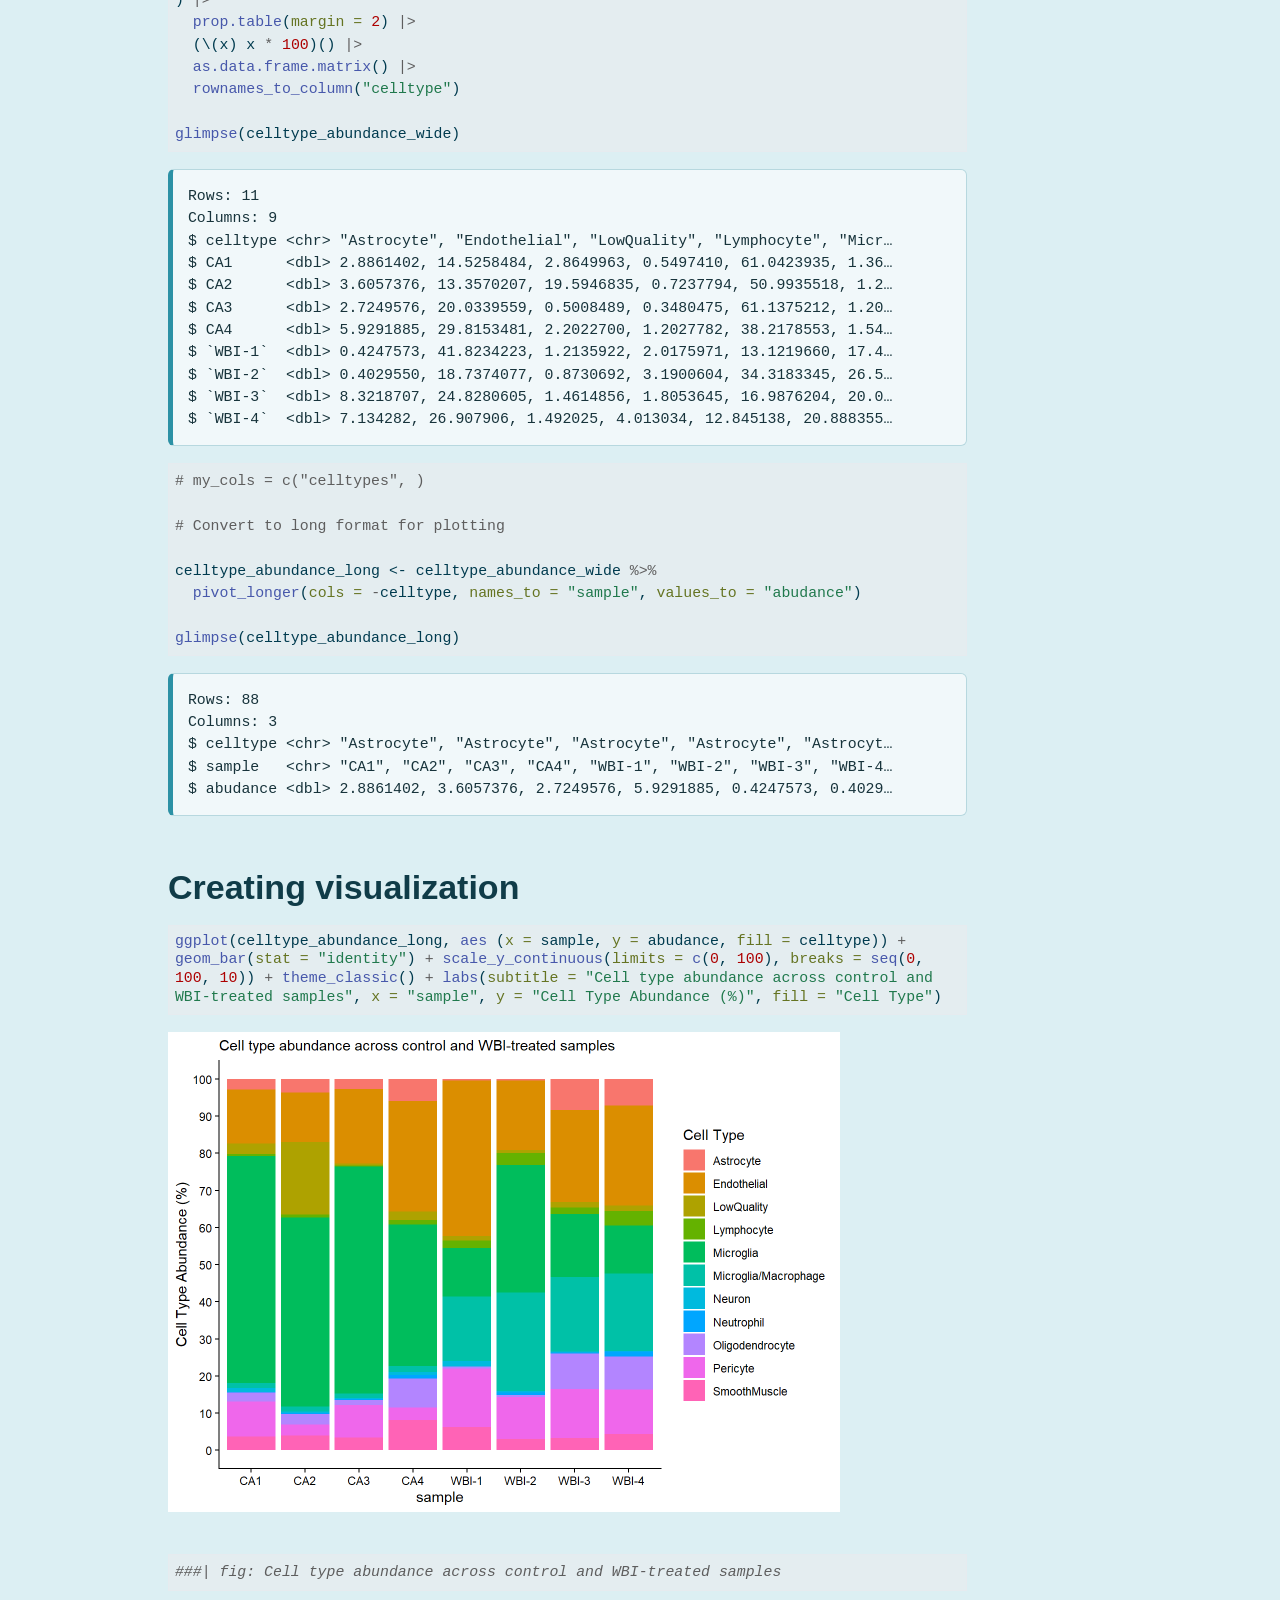
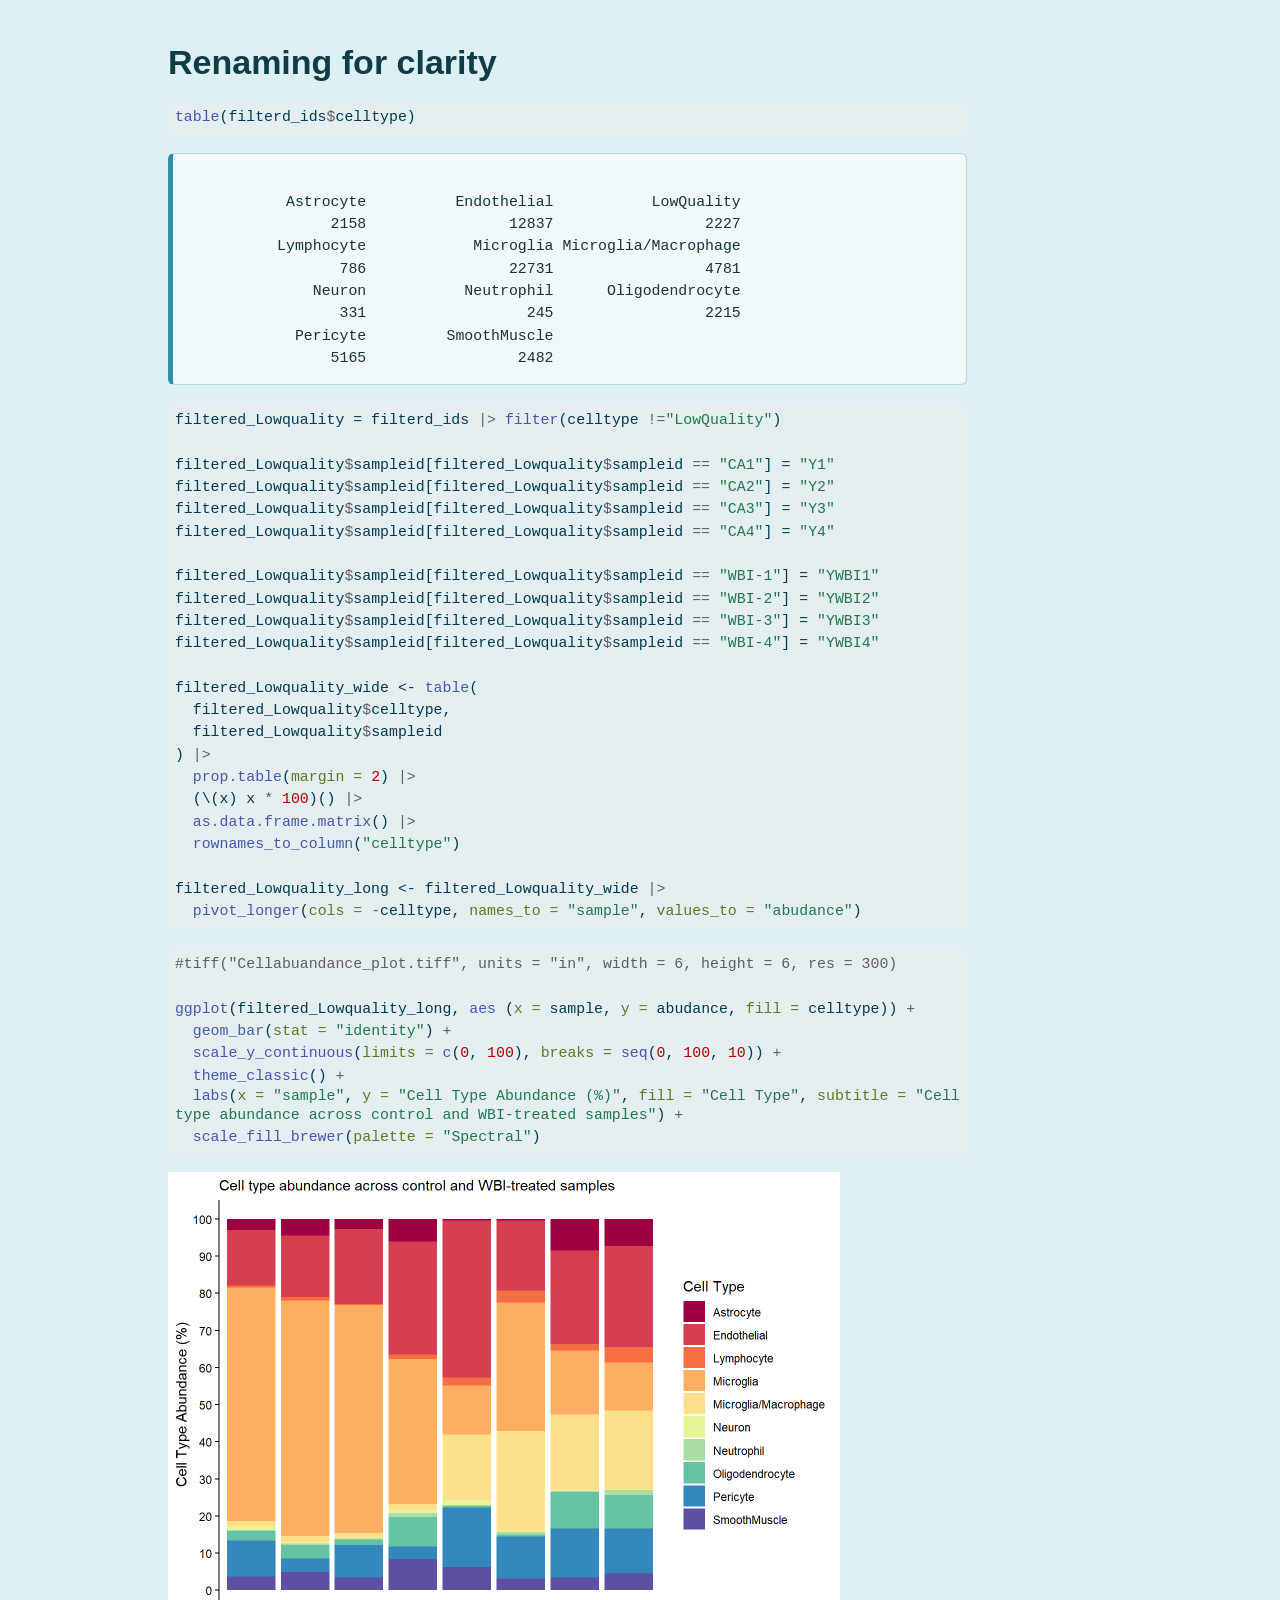
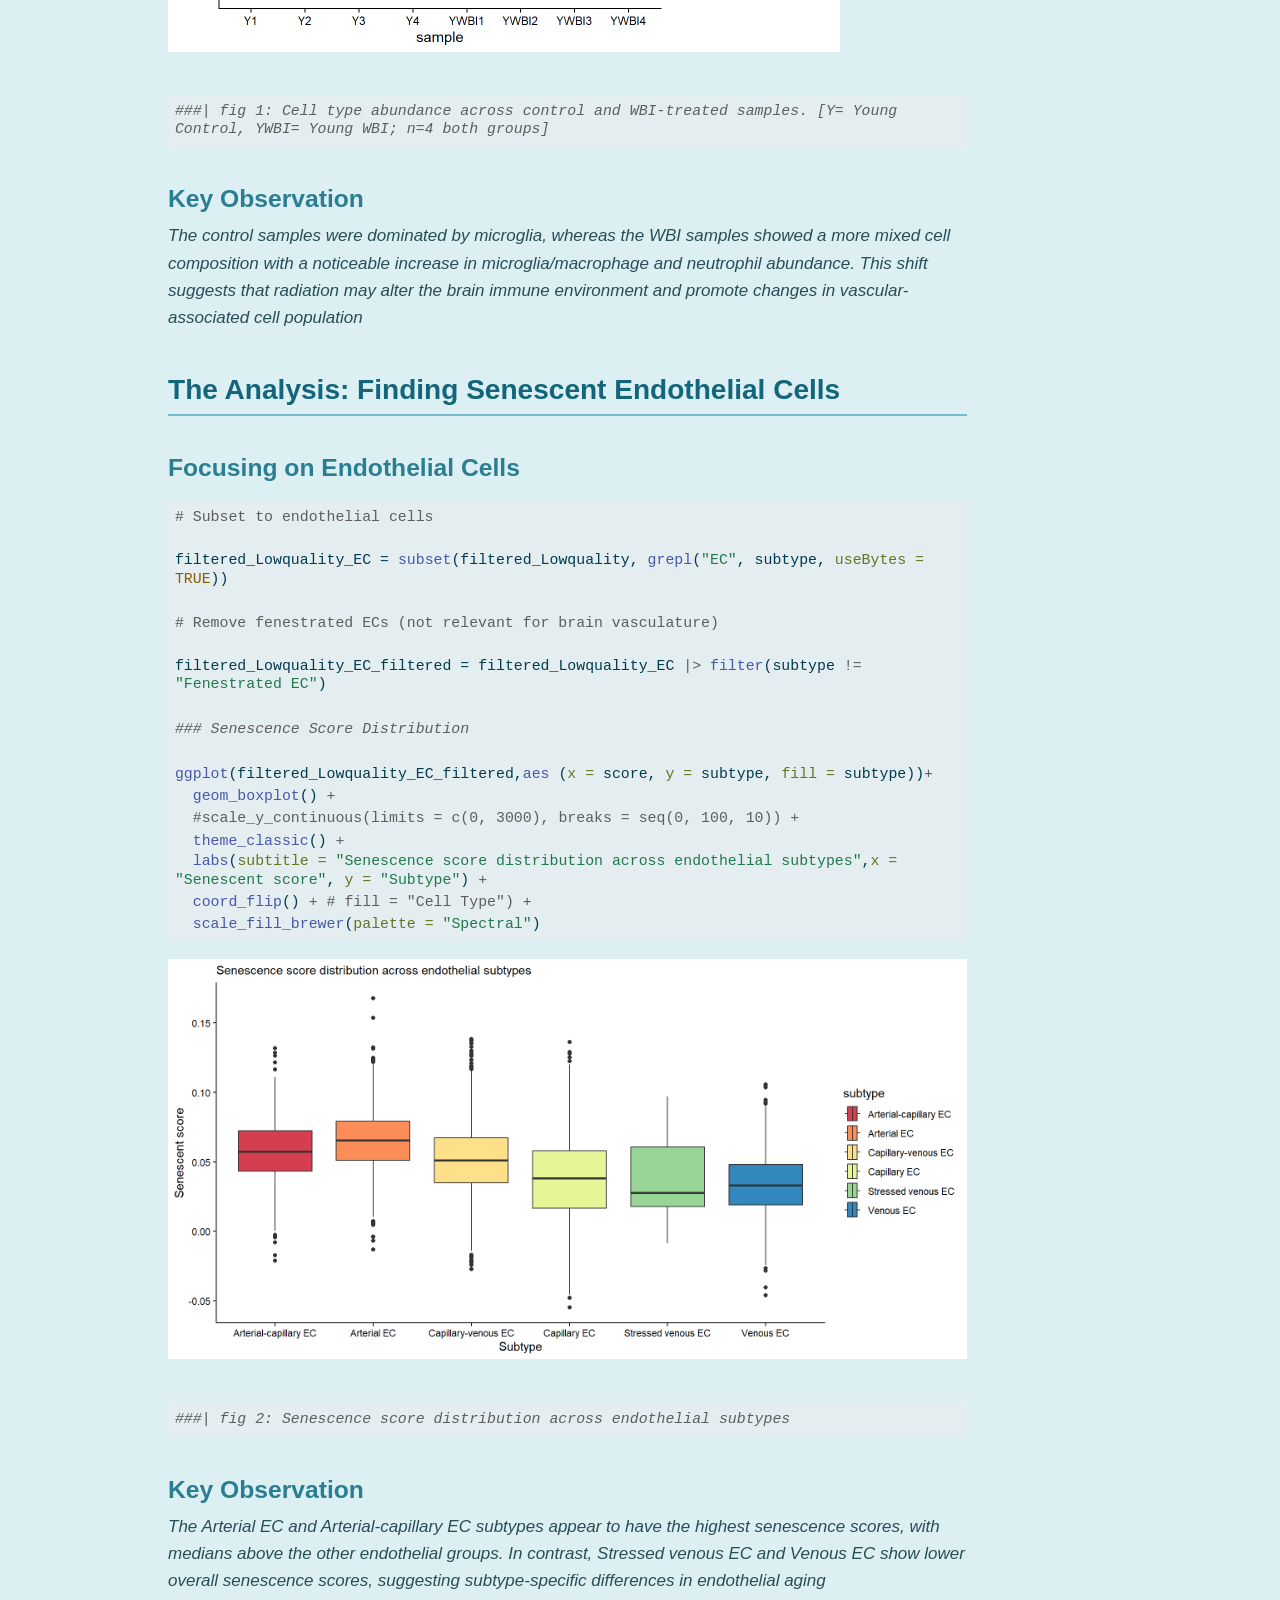
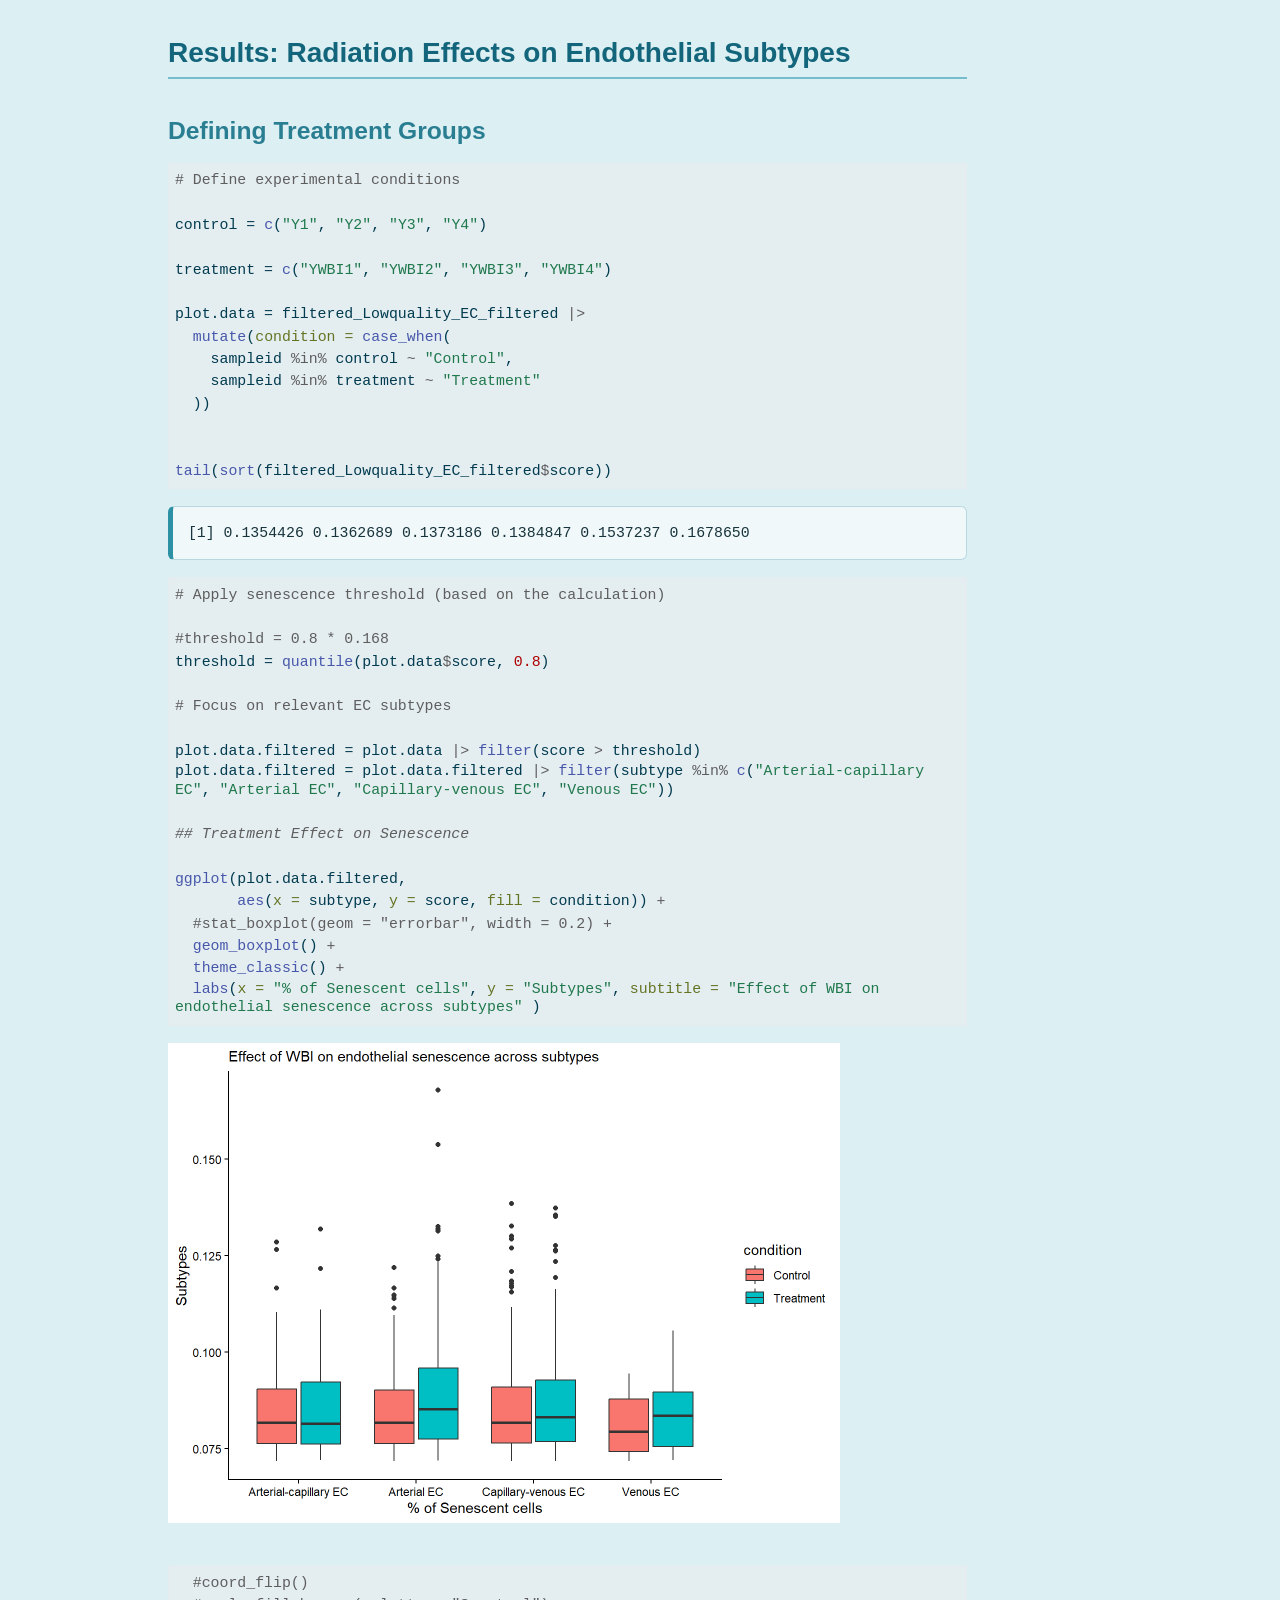
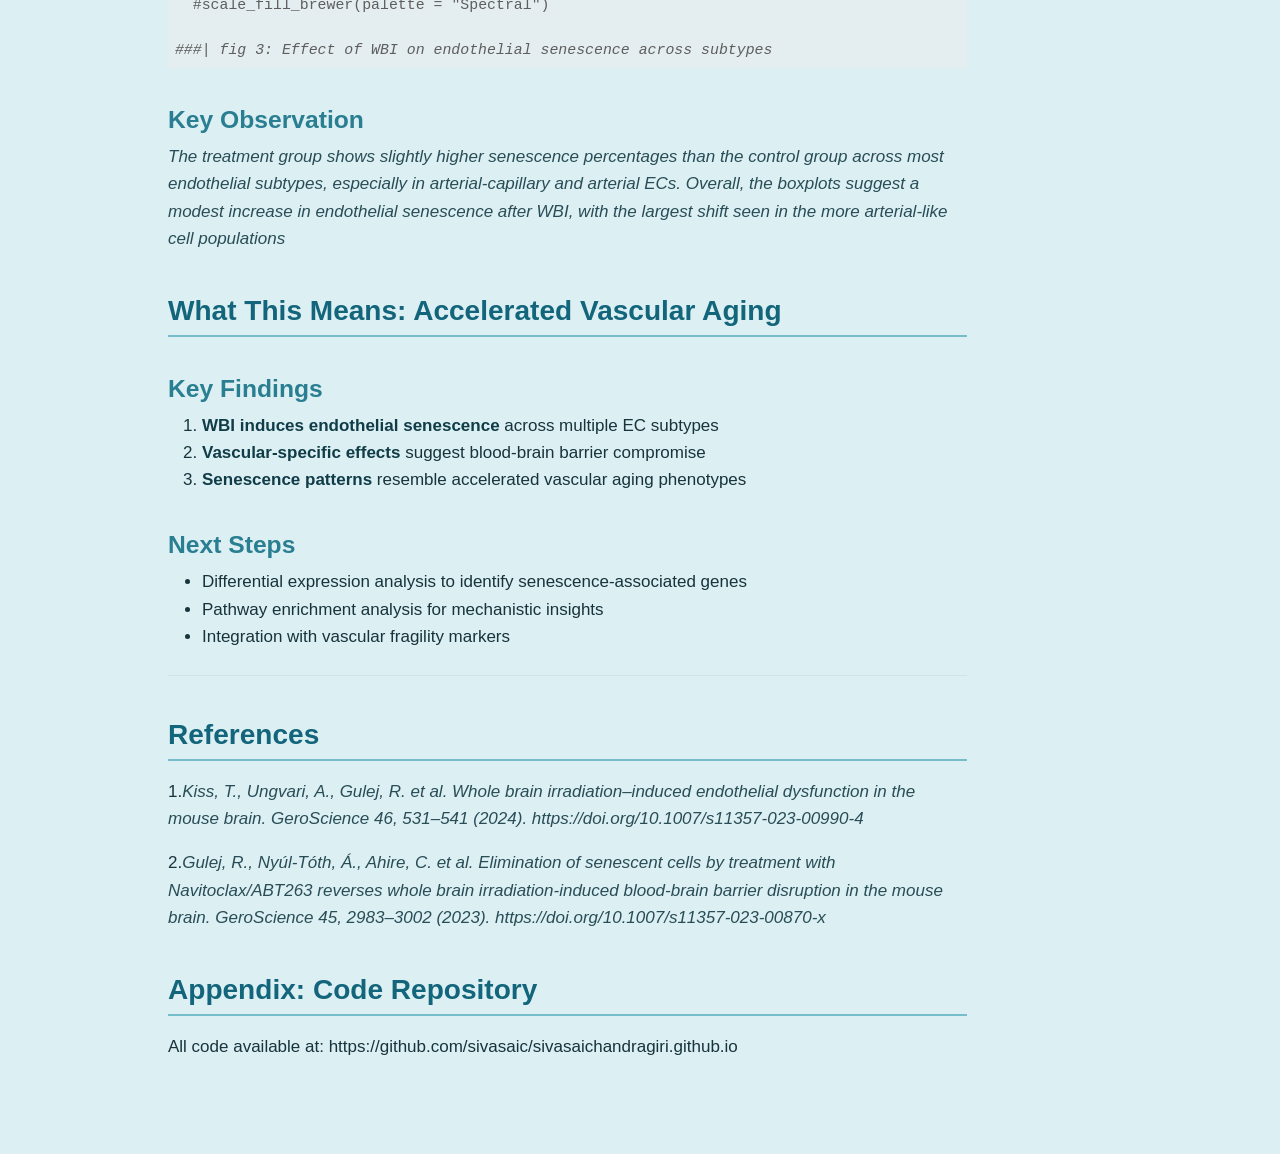
<file: docs/projects/final-report.html>
<!DOCTYPE html>
<html xmlns="http://www.w3.org/1999/xhtml" lang="en" xml:lang="en"><head>

<meta charset="utf-8">
<meta name="generator" content="quarto-1.9.38">

<meta name="viewport" content="width=device-width, initial-scale=1.0, user-scalable=yes">

<meta name="author" content="Siva Sai Chandragiri">
<meta name="dcterms.date" content="2026-07-31">

<title>How Brain Radiation Affects Blood Vessel Cells: A Single-Cell RNA-Seq Glimpse – Siva Sai Chandragiri</title>
<style>
/* Default styles provided by pandoc.
** See https://pandoc.org/MANUAL.html#variables-for-html for config info.
*/
code{white-space: pre-wrap;}
span.smallcaps{font-variant: small-caps;}
div.columns{display: flex; gap: min(4vw, 1.5em);}
div.column{flex: auto; overflow-x: auto;}
div.hanging-indent{margin-left: 1.5em; text-indent: -1.5em;}
ul.task-list{list-style: none;}
ul.task-list li input[type="checkbox"] {
  width: 0.8em;
  margin: 0 0.8em 0.2em -1em; /* quarto-specific, see https://github.com/quarto-dev/quarto-cli/issues/4556 */ 
  vertical-align: middle;
}
/* CSS for syntax highlighting */
html { -webkit-text-size-adjust: 100%; }
pre > code.sourceCode { white-space: pre; position: relative; }
pre > code.sourceCode > span { display: inline-block; line-height: 1.25; }
pre > code.sourceCode > span:empty { height: 1.2em; }
.sourceCode { overflow: visible; }
code.sourceCode > span { color: inherit; text-decoration: inherit; }
div.sourceCode { margin: 1em 0; }
pre.sourceCode { margin: 0; }
@media screen {
div.sourceCode { overflow: auto; }
}
@media print {
pre > code.sourceCode { white-space: pre-wrap; }
pre > code.sourceCode > span { text-indent: -5em; padding-left: 5em; }
}
pre.numberSource code
  { counter-reset: source-line 0; }
pre.numberSource code > span
  { position: relative; left: -4em; counter-increment: source-line; }
pre.numberSource code > span > a:first-child::before
  { content: counter(source-line);
    position: relative; left: -1em; text-align: right; vertical-align: baseline;
    border: none; display: inline-block;
    -webkit-touch-callout: none; -webkit-user-select: none;
    -khtml-user-select: none; -moz-user-select: none;
    -ms-user-select: none; user-select: none;
    padding: 0 4px; width: 4em;
  }
pre.numberSource { margin-left: 3em;  padding-left: 4px; }
div.sourceCode
  {   }
@media screen {
pre > code.sourceCode > span > a:first-child::before { text-decoration: underline; }
}
</style>


<script src="../site_libs/quarto-nav/quarto-nav.js"></script>
<script src="../site_libs/quarto-nav/headroom.min.js"></script>
<script src="../site_libs/clipboard/clipboard.min.js"></script>
<script src="../site_libs/quarto-search/autocomplete.umd.js"></script>
<script src="../site_libs/quarto-search/fuse.min.js"></script>
<script src="../site_libs/quarto-search/quarto-search.js"></script>
<meta name="quarto:offset" content="../">
<script src="../site_libs/quarto-html/quarto.js" type="module"></script>
<script src="../site_libs/quarto-html/tabsets/tabsets.js" type="module"></script>
<script src="../site_libs/quarto-html/popper.min.js"></script>
<script src="../site_libs/quarto-html/tippy.umd.min.js"></script>
<script src="../site_libs/quarto-html/anchor.min.js"></script>
<link href="../site_libs/quarto-html/tippy.css" rel="stylesheet">
<link href="../site_libs/quarto-html/quarto-syntax-highlighting-15634bcf2e68342d4ad2dfa704d543f6.css" rel="stylesheet" id="quarto-text-highlighting-styles">
<script src="../site_libs/bootstrap/bootstrap.min.js"></script>
<link href="../site_libs/bootstrap/bootstrap-icons.css" rel="stylesheet">
<link href="../site_libs/bootstrap/bootstrap-1de071e047e49cd083ceb1b25ae4a66d.min.css" rel="stylesheet" append-hash="true" id="quarto-bootstrap" data-mode="light">
<script id="quarto-search-options" type="application/json">{
  "location": "navbar",
  "copy-button": false,
  "collapse-after": 3,
  "panel-placement": "end",
  "type": "overlay",
  "limit": 50,
  "keyboard-shortcut": [
    "f",
    "/",
    "s"
  ],
  "show-item-context": false,
  "language": {
    "search-no-results-text": "No results",
    "search-matching-documents-text": "matching documents",
    "search-copy-link-title": "Copy link to search",
    "search-hide-matches-text": "Hide additional matches",
    "search-more-match-text": "more match in this document",
    "search-more-matches-text": "more matches in this document",
    "search-clear-button-title": "Clear",
    "search-text-placeholder": "",
    "search-detached-cancel-button-title": "Cancel",
    "search-submit-button-title": "Submit",
    "search-label": "Search"
  }
}</script>


<link rel="stylesheet" href="../styles.css">
</head>

<body class="nav-fixed quarto-light">

<div id="quarto-search-results"></div>
  <header id="quarto-header" class="headroom fixed-top">
    <nav class="navbar navbar-expand-lg " data-bs-theme="dark">
      <div class="navbar-container container-fluid">
      <div class="navbar-brand-container mx-auto">
    <a class="navbar-brand" href="../index.html">
    <span class="navbar-title">Siva Sai Chandragiri</span>
    </a>
  </div>
            <div id="quarto-search" class="" title="Search"></div>
          <button class="navbar-toggler" type="button" data-bs-toggle="collapse" data-bs-target="#navbarCollapse" aria-controls="navbarCollapse" role="menu" aria-expanded="false" aria-label="Toggle navigation" onclick="if (window.quartoToggleHeadroom) { window.quartoToggleHeadroom(); }">
  <span class="navbar-toggler-icon"></span>
</button>
          <div class="collapse navbar-collapse" id="navbarCollapse">
            <ul class="navbar-nav navbar-nav-scroll ms-auto">
  <li class="nav-item">
    <a class="nav-link" href="../index.html"> <i class="bi bi-house-fill" role="img">
</i> 
<span class="menu-text">Home</span></a>
  </li>  
  <li class="nav-item">
    <a class="nav-link" href="../projects.html"> <i class="bi bi-briefcase-fill" role="img">
</i> 
<span class="menu-text">Projects</span></a>
  </li>  
  <li class="nav-item">
    <a class="nav-link" href="https://github.com"> <i class="bi bi-github" role="img">
</i> 
<span class="menu-text">GitHub</span></a>
  </li>  
</ul>
          </div> <!-- /navcollapse -->
            <div class="quarto-navbar-tools">
</div>
      </div> <!-- /container-fluid -->
    </nav>
</header>
<!-- content -->
<div id="quarto-content" class="quarto-container page-columns page-rows-contents page-layout-article page-navbar">
<!-- sidebar -->
<!-- margin-sidebar -->
    <div id="quarto-margin-sidebar" class="sidebar margin-sidebar">
        <nav id="TOC" role="doc-toc" class="toc-active">
    <h2 id="toc-title">On this page</h2>
   
  <ul>
  <li><a href="#on-this-page" id="toc-on-this-page" class="nav-link active" data-scroll-target="#on-this-page">On This Page</a></li>
  <li><a href="#introduction" id="toc-introduction" class="nav-link" data-scroll-target="#introduction">The Problem: Why Brain Radiation Causes Cognitive Decline</a></li>
  <li><a href="#hypothesis" id="toc-hypothesis" class="nav-link" data-scroll-target="#hypothesis">Hypothesis: WBI-Induced Endothelial Senescence Drives Vascular Fragility</a></li>
  <li><a href="#endothelial-focus" id="toc-endothelial-focus" class="nav-link" data-scroll-target="#endothelial-focus">Why Focus on Endothelial Cells?</a></li>
  <li><a href="#experimental-design" id="toc-experimental-design" class="nav-link" data-scroll-target="#experimental-design">Experimental Design</a></li>
  <li><a href="#data-loading" id="toc-data-loading" class="nav-link" data-scroll-target="#data-loading">Data Acquisition: From Sequencer to R</a>
  <ul class="collapse">
  <li><a href="#load-the-annotated-count-matrix" id="toc-load-the-annotated-count-matrix" class="nav-link" data-scroll-target="#load-the-annotated-count-matrix">Load the annotated count matrix</a></li>
  </ul></li>
  <li><a href="#quality-control-separating-signal-from-noise-qc-was-checked-before" id="toc-quality-control-separating-signal-from-noise-qc-was-checked-before" class="nav-link" data-scroll-target="#quality-control-separating-signal-from-noise-qc-was-checked-before">Quality Control: Separating Signal from Noise {#qc was checked before}</a>
  <ul class="collapse">
  <li><a href="#sample-selection-and-filtering" id="toc-sample-selection-and-filtering" class="nav-link" data-scroll-target="#sample-selection-and-filtering">Sample Selection and Filtering</a></li>
  </ul></li>
  <li><a href="#cell-abundance" id="toc-cell-abundance" class="nav-link" data-scroll-target="#cell-abundance">First Look at the Data: Cell Type Composition</a>
  <ul class="collapse">
  <li><a href="#calculating-cell-type-abundance" id="toc-calculating-cell-type-abundance" class="nav-link" data-scroll-target="#calculating-cell-type-abundance">Calculating Cell Type Abundance</a></li>
  </ul></li>
  <li><a href="#creating-visualization" id="toc-creating-visualization" class="nav-link" data-scroll-target="#creating-visualization">Creating visualization</a></li>
  <li><a href="#renaming-for-clarity" id="toc-renaming-for-clarity" class="nav-link" data-scroll-target="#renaming-for-clarity">Renaming for clarity</a>
  <ul class="collapse">
  <li><a href="#key-observation" id="toc-key-observation" class="nav-link" data-scroll-target="#key-observation">Key Observation</a></li>
  <li><a href="#senescence-analysis" id="toc-senescence-analysis" class="nav-link" data-scroll-target="#senescence-analysis">The Analysis: Finding Senescent Endothelial Cells</a>
  <ul class="collapse">
  <li><a href="#focusing-on-endothelial-cells" id="toc-focusing-on-endothelial-cells" class="nav-link" data-scroll-target="#focusing-on-endothelial-cells">Focusing on Endothelial Cells</a></li>
  <li><a href="#key-observation-1" id="toc-key-observation-1" class="nav-link" data-scroll-target="#key-observation-1">Key Observation</a></li>
  </ul></li>
  <li><a href="#results" id="toc-results" class="nav-link" data-scroll-target="#results">Results: Radiation Effects on Endothelial Subtypes</a>
  <ul class="collapse">
  <li><a href="#defining-treatment-groups" id="toc-defining-treatment-groups" class="nav-link" data-scroll-target="#defining-treatment-groups">Defining Treatment Groups</a></li>
  <li><a href="#key-observation-2" id="toc-key-observation-2" class="nav-link" data-scroll-target="#key-observation-2">Key Observation</a></li>
  </ul></li>
  <li><a href="#conclusion" id="toc-conclusion" class="nav-link" data-scroll-target="#conclusion">What This Means: Accelerated Vascular Aging</a>
  <ul class="collapse">
  <li><a href="#key-findings" id="toc-key-findings" class="nav-link" data-scroll-target="#key-findings">Key Findings</a></li>
  <li><a href="#next-steps" id="toc-next-steps" class="nav-link" data-scroll-target="#next-steps">Next Steps</a></li>
  </ul></li>
  <li><a href="#references" id="toc-references" class="nav-link" data-scroll-target="#references">References</a></li>
  <li><a href="#appendix-code-repository" id="toc-appendix-code-repository" class="nav-link" data-scroll-target="#appendix-code-repository">Appendix: Code Repository</a></li>
  </ul></li>
  </ul>
</nav>
    </div>
<!-- main -->
<main class="content" id="quarto-document-content">

<header id="title-block-header" class="quarto-title-block default">
<div class="quarto-title">
<h1 class="title">How Brain Radiation Affects Blood Vessel Cells: A Single-Cell RNA-Seq Glimpse</h1>
</div>



<div class="quarto-title-meta">

    <div>
    <div class="quarto-title-meta-heading">Author</div>
    <div class="quarto-title-meta-contents">
             <p>Siva Sai Chandragiri </p>
          </div>
  </div>
    
    <div>
    <div class="quarto-title-meta-heading">Published</div>
    <div class="quarto-title-meta-contents">
      <p class="date">July 31, 2026</p>
    </div>
  </div>
  
    
  </div>
  


</header>


<section id="on-this-page" class="level2">
<h2 class="anchored" data-anchor-id="on-this-page">On This Page</h2>
<ul>
<li><a href="#introduction">The Problem: Why Brain Radiation Causes Cognitive Decline</a></li>
<li><a href="#hypothesis">Hypothesis: WBI-Induced Endothelial Senescence Drives Vascular Fragility</a></li>
<li><a href="#endothelial-focus">Why Focus on Endothelial Cells?</a></li>
<li><a href="#data-loading">Data Acquisition: From Sequencer to R</a></li>
<li><a href="#qc">Quality Control: Separating Signal from Noise</a></li>
<li><a href="#cell-abundance">First Look at the Data: Cell Type Composition</a></li>
<li><a href="#senescence-analysis">The Analysis: Finding Senescent Endothelial Cells</a></li>
<li><a href="#results">Results: Radiation Effects on Endothelial Subtypes</a></li>
<li><a href="#conclusion">What This Means: Accelerated Vascular Aging</a></li>
</ul>
</section>
<section id="introduction" class="level2">
<h2 class="anchored" data-anchor-id="introduction">The Problem: Why Brain Radiation Causes Cognitive Decline</h2>
<p>Whole brain irradiation (WBI) is a standard treatment for patients with multiple brain metastases. Despite its clinical value, <em>about 50% of long-term survivors develop progressive neurocognitive decline that severely reduces quality of life</em>.</p>
</section>
<section id="hypothesis" class="level2">
<h2 class="anchored" data-anchor-id="hypothesis">Hypothesis: WBI-Induced Endothelial Senescence Drives Vascular Fragility</h2>
<p>Growing preclinical evidence points to radiation-induced cerebrovascular injury as a central driver of this decline. Here, we test the hypothesis that <strong>WBI-induced endothelial senescence promotes cerebrovascular fragility</strong>, leading to cerebral microhemorrhages (CMHs) that mimic accelerated vascular aging.</p>
<div class="cell" data-layout-align="center">
<div class="cell-output-display">
<div class="quarto-figure quarto-figure-center">
<figure class="figure">
<p><img src="WBI_fig.png" class="img-fluid figure-img" style="width:65.0%"></p>
<figcaption>Proposed mechanism linking whole-brain irradiation to cerebrovascular fragility. Radiation-induced DNA damage promotes endothelial cell senescence, which may increase SASP signaling and oxidative stress, ultimately weakening the cerebral vasculature.</figcaption>
</figure>
</div>
</div>
</div>
</section>
<section id="endothelial-focus" class="level2">
<h2 class="anchored" data-anchor-id="endothelial-focus">Why Focus on Endothelial Cells?</h2>
<p>Endothelial cells are a key part of the neurovascular unit and are essential for maintaining blood-brain barrier integrity, regulating cerebral blood flow, and preserving normal brain function. Because of these roles, endothelial injury may be one of the main ways that whole brain irradiation leads to long-term cerebrovascular dysfunction and cognitive decline.</p>
<p>This focus is supported by our lab’s previous work showing that <strong>WBI induces endothelial dysfunction in the mouse brain and produces an accelerated vascular aging-like phenotype</strong>. In addition, senolytic treatment with Navitoclax/ABT263 has been shown to reduce WBI-induced blood-brain barrier disruption, further suggesting that senescent endothelial cells may play an important role in radiation-related brain injury [1-3].</p>
</section>
<section id="experimental-design" class="level2">
<h2 class="anchored" data-anchor-id="experimental-design">Experimental Design</h2>
<ul>
<li><strong>Subjects:</strong> Young mice [n=4 both groups]<br>
</li>
<li><strong>Treatment:</strong> Fractionated Whole-Brain X-ray Irradiation (WBI) at a clinically relevant dose of 5 Gy twice weekly for four weeks, for a total dose of 40 Gy<br>
</li>
<li><strong>Timepoint:</strong> Two months post-treatment; FACS and scRNA-seq readouts<br>
</li>
<li><strong>Method:</strong> 10x Genomics Chromium Single Cell 3′ Gene Expression</li>
</ul>
<p>Figure 1 summarizes the experimental design, including the p16-3MR reporter system, irradiation protocol, cell sorting, and single-cell RNA-sequencing workflow.</p>
<div class="wide-figure">
<div class="cell" data-layout-align="center">
<div class="cell-output-display">
<div class="quarto-figure quarto-figure-center">
<figure class="figure">
<p><img src="WBI_plan11.png" class="img-fluid figure-img" style="width:100.0%"></p>
<figcaption>Experimental design for evaluating whole-brain irradiation-induced cellular senescence. Young p16-3MR mice underwent fractionated WBI followed by a two-month recovery period, FACS, and single-cell RNA sequencing.</figcaption>
</figure>
</div>
</div>
</div>
<p class="full-image-link">
<a href="images/fig_gif.gif" target="_blank"> Open figure at full size </a>
</p>
</div>
</section>
<section id="data-loading" class="level2">
<h2 class="anchored" data-anchor-id="data-loading">Data Acquisition: From Sequencer to R</h2>
<section id="load-the-annotated-count-matrix" class="level3">
<h3 class="anchored" data-anchor-id="load-the-annotated-count-matrix">Load the annotated count matrix</h3>
<div class="cell">
<div class="code-copy-outer-scaffold"><div class="sourceCode cell-code" id="cb1"><pre class="sourceCode r code-with-copy"><code class="sourceCode r"><span id="cb1-1"><a href="#cb1-1" aria-hidden="true" tabindex="-1"></a>data.table <span class="ot">&lt;-</span> <span class="fu">read.csv</span>(<span class="st">"C:/Users/SCHANDR5/OneDrive - University of Oklahoma/Documents/Github drive/sivasaichandragiri.github.io/projects/WBI_all_annot_v0_obs_for Final Assisgment.csv"</span>)</span></code></pre></div><button title="Copy to Clipboard" class="code-copy-button"><i class="bi"></i></button></div>
</div>
</section>
</section>
<section id="quality-control-separating-signal-from-noise-qc-was-checked-before" class="level2">
<h2 class="anchored" data-anchor-id="quality-control-separating-signal-from-noise-qc-was-checked-before">Quality Control: Separating Signal from Noise {#qc was checked before}</h2>
<section id="sample-selection-and-filtering" class="level3">
<h3 class="anchored" data-anchor-id="sample-selection-and-filtering">Sample Selection and Filtering</h3>
<div class="cell">
<div class="code-copy-outer-scaffold"><div class="sourceCode cell-code" id="cb2"><pre class="sourceCode r code-with-copy"><code class="sourceCode r"><span id="cb2-1"><a href="#cb2-1" aria-hidden="true" tabindex="-1"></a><span class="fu">library</span>(tidyverse)</span></code></pre></div><button title="Copy to Clipboard" class="code-copy-button"><i class="bi"></i></button></div>
<div class="cell-output cell-output-stderr">
<pre><code>── Attaching core tidyverse packages ──────────────────────── tidyverse 2.0.0 ──
✔ dplyr     1.2.1     ✔ readr     2.2.0
✔ forcats   1.0.1     ✔ stringr   1.6.0
✔ ggplot2   4.0.3     ✔ tibble    3.3.1
✔ lubridate 1.9.5     ✔ tidyr     1.3.2
✔ purrr     1.2.2     
── Conflicts ────────────────────────────────────────── tidyverse_conflicts() ──
✖ dplyr::filter() masks stats::filter()
✖ dplyr::lag()    masks stats::lag()
ℹ Use the conflicted package (&lt;http://conflicted.r-lib.org/&gt;) to force all conflicts to become errors</code></pre>
</div>
<div class="code-copy-outer-scaffold"><div class="sourceCode cell-code" id="cb4"><pre class="sourceCode r code-with-copy"><code class="sourceCode r"><span id="cb4-1"><a href="#cb4-1" aria-hidden="true" tabindex="-1"></a><span class="fu">library</span>(ggplot2)</span>
<span id="cb4-2"><a href="#cb4-2" aria-hidden="true" tabindex="-1"></a><span class="fu">glimpse</span>(data.table)</span></code></pre></div><button title="Copy to Clipboard" class="code-copy-button"><i class="bi"></i></button></div>
<div class="cell-output cell-output-stdout">
<pre><code>Rows: 145,985
Columns: 13
$ X            &lt;int&gt; 0, 1, 2, 3, 4, 5, 6, 7, 8, 9, 10, 11, 12, 13, 14, 15, 16,…
$ orig.ident   &lt;int&gt; 0, 0, 0, 0, 0, 0, 0, 0, 0, 0, 0, 0, 0, 0, 0, 0, 0, 0, 0, …
$ nCount_RNA   &lt;int&gt; 7574, 2120, 5835, 1358, 3082, 3636, 2908, 5905, 2818, 937…
$ nFeature_RNA &lt;int&gt; 2911, 1288, 2507, 864, 1654, 1902, 1625, 2501, 1599, 3750…
$ percent.mt   &lt;dbl&gt; 4.7531027, 1.8867925, 1.3710368, 4.3446244, 1.2978585, 5.…
$ group        &lt;chr&gt; "WT_young", "WT_young", "WT_young", "WT_young", "WT_young…
$ mouseid      &lt;chr&gt; "CA1", "CA1", "CA1", "CA1", "CA1", "CA1", "CA1", "CA1", "…
$ sampleid     &lt;chr&gt; "CA1", "CA1", "CA1", "CA1", "CA1", "CA1", "CA1", "CA1", "…
$ leiden_0     &lt;int&gt; 7, 0, 2, 0, 0, 4, 3, 10, 3, 1, 0, 1, 1, 1, 0, 1, 1, 0, 0,…
$ barcode      &lt;chr&gt; "CA1AAACCCAAGACCTCCG-1", "CA1AAACCCACAAAGACGC-1", "CA1AAA…
$ celltype     &lt;chr&gt; "Astrocyte", "Microglia", "Microglia/Macrophage", "Microg…
$ subtype      &lt;chr&gt; "Astrocyte", "Low_quality_C0", "MHCII+_BAM", "Low_quality…
$ score        &lt;dbl&gt; 0.020501215, 0.077348521, 0.071133504, 0.018898575, 0.050…</code></pre>
</div>
<div class="code-copy-outer-scaffold"><div class="sourceCode cell-code" id="cb6"><pre class="sourceCode r code-with-copy"><code class="sourceCode r"><span id="cb6-1"><a href="#cb6-1" aria-hidden="true" tabindex="-1"></a><span class="co">#creating a vector of the sample_ids I wan to extract </span></span>
<span id="cb6-2"><a href="#cb6-2" aria-hidden="true" tabindex="-1"></a>target_ids <span class="ot">=</span> <span class="fu">c</span>(<span class="st">"CA1"</span>, <span class="st">"CA2"</span>, <span class="st">"CA3"</span>, <span class="st">"CA4"</span>, <span class="st">"WBI-1"</span>, <span class="st">"WBI-2"</span>, <span class="st">"WBI-3"</span>, <span class="st">"WBI-4"</span>)</span>
<span id="cb6-3"><a href="#cb6-3" aria-hidden="true" tabindex="-1"></a></span>
<span id="cb6-4"><a href="#cb6-4" aria-hidden="true" tabindex="-1"></a><span class="co"># Filter to samples of interest</span></span>
<span id="cb6-5"><a href="#cb6-5" aria-hidden="true" tabindex="-1"></a>filterd_ids <span class="ot">=</span> data.table <span class="sc">|&gt;</span></span>
<span id="cb6-6"><a href="#cb6-6" aria-hidden="true" tabindex="-1"></a>  <span class="fu">filter</span>(sampleid <span class="sc">%in%</span> target_ids)</span>
<span id="cb6-7"><a href="#cb6-7" aria-hidden="true" tabindex="-1"></a>unique_count <span class="ot">&lt;-</span> <span class="fu">n_distinct</span>(filterd_ids<span class="sc">$</span>sampleid)</span>
<span id="cb6-8"><a href="#cb6-8" aria-hidden="true" tabindex="-1"></a>unique_count</span></code></pre></div><button title="Copy to Clipboard" class="code-copy-button"><i class="bi"></i></button></div>
<div class="cell-output cell-output-stdout">
<pre><code>[1] 8</code></pre>
</div>
<div class="code-copy-outer-scaffold"><div class="sourceCode cell-code" id="cb8"><pre class="sourceCode r code-with-copy"><code class="sourceCode r"><span id="cb8-1"><a href="#cb8-1" aria-hidden="true" tabindex="-1"></a><span class="fu">write.csv</span>(filterd_ids, <span class="at">file =</span> <span class="st">"output.csv"</span>)</span></code></pre></div><button title="Copy to Clipboard" class="code-copy-button"><i class="bi"></i></button></div>
</div>
</section>
</section>
<section id="cell-abundance" class="level2">
<h2 class="anchored" data-anchor-id="cell-abundance">First Look at the Data: Cell Type Composition</h2>
<section id="calculating-cell-type-abundance" class="level3">
<h3 class="anchored" data-anchor-id="calculating-cell-type-abundance">Calculating Cell Type Abundance</h3>
<div class="cell">
<div class="code-copy-outer-scaffold"><div class="sourceCode cell-code" id="cb9"><pre class="sourceCode r code-with-copy"><code class="sourceCode r"><span id="cb9-1"><a href="#cb9-1" aria-hidden="true" tabindex="-1"></a><span class="co"># Calculate percentage abundance</span></span>
<span id="cb9-2"><a href="#cb9-2" aria-hidden="true" tabindex="-1"></a></span>
<span id="cb9-3"><a href="#cb9-3" aria-hidden="true" tabindex="-1"></a>celltype_abundance_wide <span class="ot">&lt;-</span> <span class="fu">table</span>(</span>
<span id="cb9-4"><a href="#cb9-4" aria-hidden="true" tabindex="-1"></a>  filterd_ids<span class="sc">$</span>celltype,</span>
<span id="cb9-5"><a href="#cb9-5" aria-hidden="true" tabindex="-1"></a>  filterd_ids<span class="sc">$</span>sampleid</span>
<span id="cb9-6"><a href="#cb9-6" aria-hidden="true" tabindex="-1"></a>) <span class="sc">|&gt;</span></span>
<span id="cb9-7"><a href="#cb9-7" aria-hidden="true" tabindex="-1"></a>  <span class="fu">prop.table</span>(<span class="at">margin =</span> <span class="dv">2</span>) <span class="sc">|&gt;</span></span>
<span id="cb9-8"><a href="#cb9-8" aria-hidden="true" tabindex="-1"></a>  (\(x) x <span class="sc">*</span> <span class="dv">100</span>)() <span class="sc">|&gt;</span></span>
<span id="cb9-9"><a href="#cb9-9" aria-hidden="true" tabindex="-1"></a>  <span class="fu">as.data.frame.matrix</span>() <span class="sc">|&gt;</span></span>
<span id="cb9-10"><a href="#cb9-10" aria-hidden="true" tabindex="-1"></a>  <span class="fu">rownames_to_column</span>(<span class="st">"celltype"</span>)</span>
<span id="cb9-11"><a href="#cb9-11" aria-hidden="true" tabindex="-1"></a></span>
<span id="cb9-12"><a href="#cb9-12" aria-hidden="true" tabindex="-1"></a><span class="fu">glimpse</span>(celltype_abundance_wide)</span></code></pre></div><button title="Copy to Clipboard" class="code-copy-button"><i class="bi"></i></button></div>
<div class="cell-output cell-output-stdout">
<pre><code>Rows: 11
Columns: 9
$ celltype &lt;chr&gt; "Astrocyte", "Endothelial", "LowQuality", "Lymphocyte", "Micr…
$ CA1      &lt;dbl&gt; 2.8861402, 14.5258484, 2.8649963, 0.5497410, 61.0423935, 1.36…
$ CA2      &lt;dbl&gt; 3.6057376, 13.3570207, 19.5946835, 0.7237794, 50.9935518, 1.2…
$ CA3      &lt;dbl&gt; 2.7249576, 20.0339559, 0.5008489, 0.3480475, 61.1375212, 1.20…
$ CA4      &lt;dbl&gt; 5.9291885, 29.8153481, 2.2022700, 1.2027782, 38.2178553, 1.54…
$ `WBI-1`  &lt;dbl&gt; 0.4247573, 41.8234223, 1.2135922, 2.0175971, 13.1219660, 17.4…
$ `WBI-2`  &lt;dbl&gt; 0.4029550, 18.7374077, 0.8730692, 3.1900604, 34.3183345, 26.5…
$ `WBI-3`  &lt;dbl&gt; 8.3218707, 24.8280605, 1.4614856, 1.8053645, 16.9876204, 20.0…
$ `WBI-4`  &lt;dbl&gt; 7.134282, 26.907906, 1.492025, 4.013034, 12.845138, 20.888355…</code></pre>
</div>
<div class="code-copy-outer-scaffold"><div class="sourceCode cell-code" id="cb11"><pre class="sourceCode r code-with-copy"><code class="sourceCode r"><span id="cb11-1"><a href="#cb11-1" aria-hidden="true" tabindex="-1"></a><span class="co"># my_cols = c("celltypes", )</span></span>
<span id="cb11-2"><a href="#cb11-2" aria-hidden="true" tabindex="-1"></a></span>
<span id="cb11-3"><a href="#cb11-3" aria-hidden="true" tabindex="-1"></a><span class="co"># Convert to long format for plotting</span></span>
<span id="cb11-4"><a href="#cb11-4" aria-hidden="true" tabindex="-1"></a></span>
<span id="cb11-5"><a href="#cb11-5" aria-hidden="true" tabindex="-1"></a>celltype_abundance_long <span class="ot">&lt;-</span> celltype_abundance_wide <span class="sc">%&gt;%</span></span>
<span id="cb11-6"><a href="#cb11-6" aria-hidden="true" tabindex="-1"></a>  <span class="fu">pivot_longer</span>(<span class="at">cols =</span> <span class="sc">-</span>celltype, <span class="at">names_to =</span> <span class="st">"sample"</span>, <span class="at">values_to =</span> <span class="st">"abudance"</span>)</span>
<span id="cb11-7"><a href="#cb11-7" aria-hidden="true" tabindex="-1"></a></span>
<span id="cb11-8"><a href="#cb11-8" aria-hidden="true" tabindex="-1"></a><span class="fu">glimpse</span>(celltype_abundance_long)</span></code></pre></div><button title="Copy to Clipboard" class="code-copy-button"><i class="bi"></i></button></div>
<div class="cell-output cell-output-stdout">
<pre><code>Rows: 88
Columns: 3
$ celltype &lt;chr&gt; "Astrocyte", "Astrocyte", "Astrocyte", "Astrocyte", "Astrocyt…
$ sample   &lt;chr&gt; "CA1", "CA2", "CA3", "CA4", "WBI-1", "WBI-2", "WBI-3", "WBI-4…
$ abudance &lt;dbl&gt; 2.8861402, 3.6057376, 2.7249576, 5.9291885, 0.4247573, 0.4029…</code></pre>
</div>
</div>
</section>
</section>
<section id="creating-visualization" class="level1">
<h1>Creating visualization</h1>
<div class="cell">
<div class="code-copy-outer-scaffold"><div class="sourceCode cell-code" id="cb13"><pre class="sourceCode r code-with-copy"><code class="sourceCode r"><span id="cb13-1"><a href="#cb13-1" aria-hidden="true" tabindex="-1"></a><span class="fu">ggplot</span>(celltype_abundance_long, <span class="fu">aes</span> (<span class="at">x =</span> sample, <span class="at">y =</span> abudance, <span class="at">fill =</span> celltype)) <span class="sc">+</span> <span class="fu">geom_bar</span>(<span class="at">stat =</span> <span class="st">"identity"</span>) <span class="sc">+</span> <span class="fu">scale_y_continuous</span>(<span class="at">limits =</span> <span class="fu">c</span>(<span class="dv">0</span>, <span class="dv">100</span>), <span class="at">breaks =</span> <span class="fu">seq</span>(<span class="dv">0</span>, <span class="dv">100</span>, <span class="dv">10</span>)) <span class="sc">+</span> <span class="fu">theme_classic</span>() <span class="sc">+</span> <span class="fu">labs</span>(<span class="at">subtitle =</span> <span class="st">"Cell type abundance across control and WBI-treated samples"</span>, <span class="at">x =</span> <span class="st">"sample"</span>, <span class="at">y =</span> <span class="st">"Cell Type Abundance (%)"</span>, <span class="at">fill =</span> <span class="st">"Cell Type"</span>)</span></code></pre></div><button title="Copy to Clipboard" class="code-copy-button"><i class="bi"></i></button></div>
<div class="cell-output-display">
<div>
<figure class="figure">
<p><img src="final-report_files/figure-html/unnamed-chunk-4-1.png" class="img-fluid figure-img" width="672"></p>
</figure>
</div>
</div>
<div class="code-copy-outer-scaffold"><div class="sourceCode cell-code" id="cb14"><pre class="sourceCode r code-with-copy"><code class="sourceCode r"><span id="cb14-1"><a href="#cb14-1" aria-hidden="true" tabindex="-1"></a><span class="do">###| fig: Cell type abundance across control and WBI-treated samples</span></span></code></pre></div><button title="Copy to Clipboard" class="code-copy-button"><i class="bi"></i></button></div>
</div>
</section>
<section id="renaming-for-clarity" class="level1">
<h1>Renaming for clarity</h1>
<div class="cell">
<div class="code-copy-outer-scaffold"><div class="sourceCode cell-code" id="cb15"><pre class="sourceCode r code-with-copy"><code class="sourceCode r"><span id="cb15-1"><a href="#cb15-1" aria-hidden="true" tabindex="-1"></a><span class="fu">table</span>(filterd_ids<span class="sc">$</span>celltype)</span></code></pre></div><button title="Copy to Clipboard" class="code-copy-button"><i class="bi"></i></button></div>
<div class="cell-output cell-output-stdout">
<pre><code>
           Astrocyte          Endothelial           LowQuality 
                2158                12837                 2227 
          Lymphocyte            Microglia Microglia/Macrophage 
                 786                22731                 4781 
              Neuron           Neutrophil      Oligodendrocyte 
                 331                  245                 2215 
            Pericyte         SmoothMuscle 
                5165                 2482 </code></pre>
</div>
<div class="code-copy-outer-scaffold"><div class="sourceCode cell-code" id="cb17"><pre class="sourceCode r code-with-copy"><code class="sourceCode r"><span id="cb17-1"><a href="#cb17-1" aria-hidden="true" tabindex="-1"></a>filtered_Lowquality <span class="ot">=</span> filterd_ids <span class="sc">|&gt;</span> <span class="fu">filter</span>(celltype <span class="sc">!=</span><span class="st">"LowQuality"</span>)</span>
<span id="cb17-2"><a href="#cb17-2" aria-hidden="true" tabindex="-1"></a></span>
<span id="cb17-3"><a href="#cb17-3" aria-hidden="true" tabindex="-1"></a>filtered_Lowquality<span class="sc">$</span>sampleid[filtered_Lowquality<span class="sc">$</span>sampleid <span class="sc">==</span> <span class="st">"CA1"</span>] <span class="ot">=</span> <span class="st">"Y1"</span></span>
<span id="cb17-4"><a href="#cb17-4" aria-hidden="true" tabindex="-1"></a>filtered_Lowquality<span class="sc">$</span>sampleid[filtered_Lowquality<span class="sc">$</span>sampleid <span class="sc">==</span> <span class="st">"CA2"</span>] <span class="ot">=</span> <span class="st">"Y2"</span></span>
<span id="cb17-5"><a href="#cb17-5" aria-hidden="true" tabindex="-1"></a>filtered_Lowquality<span class="sc">$</span>sampleid[filtered_Lowquality<span class="sc">$</span>sampleid <span class="sc">==</span> <span class="st">"CA3"</span>] <span class="ot">=</span> <span class="st">"Y3"</span></span>
<span id="cb17-6"><a href="#cb17-6" aria-hidden="true" tabindex="-1"></a>filtered_Lowquality<span class="sc">$</span>sampleid[filtered_Lowquality<span class="sc">$</span>sampleid <span class="sc">==</span> <span class="st">"CA4"</span>] <span class="ot">=</span> <span class="st">"Y4"</span></span>
<span id="cb17-7"><a href="#cb17-7" aria-hidden="true" tabindex="-1"></a></span>
<span id="cb17-8"><a href="#cb17-8" aria-hidden="true" tabindex="-1"></a>filtered_Lowquality<span class="sc">$</span>sampleid[filtered_Lowquality<span class="sc">$</span>sampleid <span class="sc">==</span> <span class="st">"WBI-1"</span>] <span class="ot">=</span> <span class="st">"YWBI1"</span></span>
<span id="cb17-9"><a href="#cb17-9" aria-hidden="true" tabindex="-1"></a>filtered_Lowquality<span class="sc">$</span>sampleid[filtered_Lowquality<span class="sc">$</span>sampleid <span class="sc">==</span> <span class="st">"WBI-2"</span>] <span class="ot">=</span> <span class="st">"YWBI2"</span></span>
<span id="cb17-10"><a href="#cb17-10" aria-hidden="true" tabindex="-1"></a>filtered_Lowquality<span class="sc">$</span>sampleid[filtered_Lowquality<span class="sc">$</span>sampleid <span class="sc">==</span> <span class="st">"WBI-3"</span>] <span class="ot">=</span> <span class="st">"YWBI3"</span></span>
<span id="cb17-11"><a href="#cb17-11" aria-hidden="true" tabindex="-1"></a>filtered_Lowquality<span class="sc">$</span>sampleid[filtered_Lowquality<span class="sc">$</span>sampleid <span class="sc">==</span> <span class="st">"WBI-4"</span>] <span class="ot">=</span> <span class="st">"YWBI4"</span></span>
<span id="cb17-12"><a href="#cb17-12" aria-hidden="true" tabindex="-1"></a></span>
<span id="cb17-13"><a href="#cb17-13" aria-hidden="true" tabindex="-1"></a>filtered_Lowquality_wide <span class="ot">&lt;-</span> <span class="fu">table</span>(</span>
<span id="cb17-14"><a href="#cb17-14" aria-hidden="true" tabindex="-1"></a>  filtered_Lowquality<span class="sc">$</span>celltype,</span>
<span id="cb17-15"><a href="#cb17-15" aria-hidden="true" tabindex="-1"></a>  filtered_Lowquality<span class="sc">$</span>sampleid</span>
<span id="cb17-16"><a href="#cb17-16" aria-hidden="true" tabindex="-1"></a>) <span class="sc">|&gt;</span></span>
<span id="cb17-17"><a href="#cb17-17" aria-hidden="true" tabindex="-1"></a>  <span class="fu">prop.table</span>(<span class="at">margin =</span> <span class="dv">2</span>) <span class="sc">|&gt;</span></span>
<span id="cb17-18"><a href="#cb17-18" aria-hidden="true" tabindex="-1"></a>  (\(x) x <span class="sc">*</span> <span class="dv">100</span>)() <span class="sc">|&gt;</span></span>
<span id="cb17-19"><a href="#cb17-19" aria-hidden="true" tabindex="-1"></a>  <span class="fu">as.data.frame.matrix</span>() <span class="sc">|&gt;</span></span>
<span id="cb17-20"><a href="#cb17-20" aria-hidden="true" tabindex="-1"></a>  <span class="fu">rownames_to_column</span>(<span class="st">"celltype"</span>)</span>
<span id="cb17-21"><a href="#cb17-21" aria-hidden="true" tabindex="-1"></a></span>
<span id="cb17-22"><a href="#cb17-22" aria-hidden="true" tabindex="-1"></a>filtered_Lowquality_long <span class="ot">&lt;-</span> filtered_Lowquality_wide <span class="sc">|&gt;</span></span>
<span id="cb17-23"><a href="#cb17-23" aria-hidden="true" tabindex="-1"></a>  <span class="fu">pivot_longer</span>(<span class="at">cols =</span> <span class="sc">-</span>celltype, <span class="at">names_to =</span> <span class="st">"sample"</span>, <span class="at">values_to =</span> <span class="st">"abudance"</span>)</span></code></pre></div><button title="Copy to Clipboard" class="code-copy-button"><i class="bi"></i></button></div>
</div>
<div class="cell">
<div class="code-copy-outer-scaffold"><div class="sourceCode cell-code" id="cb18"><pre class="sourceCode r code-with-copy"><code class="sourceCode r"><span id="cb18-1"><a href="#cb18-1" aria-hidden="true" tabindex="-1"></a><span class="co">#tiff("Cellabuandance_plot.tiff", units = "in", width = 6, height = 6, res = 300)</span></span>
<span id="cb18-2"><a href="#cb18-2" aria-hidden="true" tabindex="-1"></a></span>
<span id="cb18-3"><a href="#cb18-3" aria-hidden="true" tabindex="-1"></a><span class="fu">ggplot</span>(filtered_Lowquality_long, <span class="fu">aes</span> (<span class="at">x =</span> sample, <span class="at">y =</span> abudance, <span class="at">fill =</span> celltype)) <span class="sc">+</span> </span>
<span id="cb18-4"><a href="#cb18-4" aria-hidden="true" tabindex="-1"></a>  <span class="fu">geom_bar</span>(<span class="at">stat =</span> <span class="st">"identity"</span>) <span class="sc">+</span> </span>
<span id="cb18-5"><a href="#cb18-5" aria-hidden="true" tabindex="-1"></a>  <span class="fu">scale_y_continuous</span>(<span class="at">limits =</span> <span class="fu">c</span>(<span class="dv">0</span>, <span class="dv">100</span>), <span class="at">breaks =</span> <span class="fu">seq</span>(<span class="dv">0</span>, <span class="dv">100</span>, <span class="dv">10</span>)) <span class="sc">+</span> </span>
<span id="cb18-6"><a href="#cb18-6" aria-hidden="true" tabindex="-1"></a>  <span class="fu">theme_classic</span>() <span class="sc">+</span> </span>
<span id="cb18-7"><a href="#cb18-7" aria-hidden="true" tabindex="-1"></a>  <span class="fu">labs</span>(<span class="at">x =</span> <span class="st">"sample"</span>, <span class="at">y =</span> <span class="st">"Cell Type Abundance (%)"</span>, <span class="at">fill =</span> <span class="st">"Cell Type"</span>, <span class="at">subtitle =</span> <span class="st">"Cell type abundance across control and WBI-treated samples"</span>) <span class="sc">+</span></span>
<span id="cb18-8"><a href="#cb18-8" aria-hidden="true" tabindex="-1"></a>  <span class="fu">scale_fill_brewer</span>(<span class="at">palette =</span> <span class="st">"Spectral"</span>)</span></code></pre></div><button title="Copy to Clipboard" class="code-copy-button"><i class="bi"></i></button></div>
<div class="cell-output-display">
<div>
<figure class="figure">
<p><img src="final-report_files/figure-html/unnamed-chunk-6-1.png" class="img-fluid figure-img" width="672"></p>
</figure>
</div>
</div>
<div class="code-copy-outer-scaffold"><div class="sourceCode cell-code" id="cb19"><pre class="sourceCode r code-with-copy"><code class="sourceCode r"><span id="cb19-1"><a href="#cb19-1" aria-hidden="true" tabindex="-1"></a><span class="do">###| fig 1: Cell type abundance across control and WBI-treated samples. [Y= Young Control, YWBI= Young WBI; n=4 both groups]</span></span></code></pre></div><button title="Copy to Clipboard" class="code-copy-button"><i class="bi"></i></button></div>
</div>
<section id="key-observation" class="level3">
<h3 class="anchored" data-anchor-id="key-observation">Key Observation</h3>
<p><em>The control samples were dominated by microglia, whereas the WBI samples showed a more mixed cell composition with a noticeable increase in microglia/macrophage and neutrophil abundance. This shift suggests that radiation may alter the brain immune environment and promote changes in vascular-associated cell population</em></p>
</section>
<section id="senescence-analysis" class="level2">
<h2 class="anchored" data-anchor-id="senescence-analysis">The Analysis: Finding Senescent Endothelial Cells</h2>
<section id="focusing-on-endothelial-cells" class="level3">
<h3 class="anchored" data-anchor-id="focusing-on-endothelial-cells">Focusing on Endothelial Cells</h3>
<div class="cell">
<div class="code-copy-outer-scaffold"><div class="sourceCode cell-code" id="cb20"><pre class="sourceCode r code-with-copy"><code class="sourceCode r"><span id="cb20-1"><a href="#cb20-1" aria-hidden="true" tabindex="-1"></a><span class="co"># Subset to endothelial cells</span></span>
<span id="cb20-2"><a href="#cb20-2" aria-hidden="true" tabindex="-1"></a></span>
<span id="cb20-3"><a href="#cb20-3" aria-hidden="true" tabindex="-1"></a>filtered_Lowquality_EC <span class="ot">=</span> <span class="fu">subset</span>(filtered_Lowquality, <span class="fu">grepl</span>(<span class="st">"EC"</span>, subtype, <span class="at">useBytes =</span> <span class="cn">TRUE</span>))</span>
<span id="cb20-4"><a href="#cb20-4" aria-hidden="true" tabindex="-1"></a></span>
<span id="cb20-5"><a href="#cb20-5" aria-hidden="true" tabindex="-1"></a><span class="co"># Remove fenestrated ECs (not relevant for brain vasculature)</span></span>
<span id="cb20-6"><a href="#cb20-6" aria-hidden="true" tabindex="-1"></a></span>
<span id="cb20-7"><a href="#cb20-7" aria-hidden="true" tabindex="-1"></a>filtered_Lowquality_EC_filtered <span class="ot">=</span> filtered_Lowquality_EC <span class="sc">|&gt;</span> <span class="fu">filter</span>(subtype <span class="sc">!=</span> <span class="st">"Fenestrated EC"</span>)</span>
<span id="cb20-8"><a href="#cb20-8" aria-hidden="true" tabindex="-1"></a></span>
<span id="cb20-9"><a href="#cb20-9" aria-hidden="true" tabindex="-1"></a><span class="do">### Senescence Score Distribution</span></span>
<span id="cb20-10"><a href="#cb20-10" aria-hidden="true" tabindex="-1"></a></span>
<span id="cb20-11"><a href="#cb20-11" aria-hidden="true" tabindex="-1"></a><span class="fu">ggplot</span>(filtered_Lowquality_EC_filtered,<span class="fu">aes</span> (<span class="at">x =</span> score, <span class="at">y =</span> subtype, <span class="at">fill =</span> subtype))<span class="sc">+</span> </span>
<span id="cb20-12"><a href="#cb20-12" aria-hidden="true" tabindex="-1"></a>  <span class="fu">geom_boxplot</span>() <span class="sc">+</span> </span>
<span id="cb20-13"><a href="#cb20-13" aria-hidden="true" tabindex="-1"></a>  <span class="co">#scale_y_continuous(limits = c(0, 3000), breaks = seq(0, 100, 10)) + </span></span>
<span id="cb20-14"><a href="#cb20-14" aria-hidden="true" tabindex="-1"></a>  <span class="fu">theme_classic</span>() <span class="sc">+</span> </span>
<span id="cb20-15"><a href="#cb20-15" aria-hidden="true" tabindex="-1"></a>  <span class="fu">labs</span>(<span class="at">subtitle =</span> <span class="st">"Senescence score distribution across endothelial subtypes"</span>,<span class="at">x =</span> <span class="st">"Senescent score"</span>, <span class="at">y =</span> <span class="st">"Subtype"</span>) <span class="sc">+</span></span>
<span id="cb20-16"><a href="#cb20-16" aria-hidden="true" tabindex="-1"></a>  <span class="fu">coord_flip</span>() <span class="sc">+</span> <span class="co"># fill = "Cell Type") +</span></span>
<span id="cb20-17"><a href="#cb20-17" aria-hidden="true" tabindex="-1"></a>  <span class="fu">scale_fill_brewer</span>(<span class="at">palette =</span> <span class="st">"Spectral"</span>)</span></code></pre></div><button title="Copy to Clipboard" class="code-copy-button"><i class="bi"></i></button></div>
<div class="cell-output-display">
<div>
<figure class="figure">
<p><img src="final-report_files/figure-html/unnamed-chunk-7-1.png" class="img-fluid figure-img" width="960"></p>
</figure>
</div>
</div>
<div class="code-copy-outer-scaffold"><div class="sourceCode cell-code" id="cb21"><pre class="sourceCode r code-with-copy"><code class="sourceCode r"><span id="cb21-1"><a href="#cb21-1" aria-hidden="true" tabindex="-1"></a><span class="do">###| fig 2: Senescence score distribution across endothelial subtypes</span></span></code></pre></div><button title="Copy to Clipboard" class="code-copy-button"><i class="bi"></i></button></div>
</div>
</section>
<section id="key-observation-1" class="level3">
<h3 class="anchored" data-anchor-id="key-observation-1">Key Observation</h3>
<p><em>The Arterial EC and Arterial-capillary EC subtypes appear to have the highest senescence scores, with medians above the other endothelial groups. In contrast, Stressed venous EC and Venous EC show lower overall senescence scores, suggesting subtype-specific differences in endothelial aging</em></p>
</section>
</section>
<section id="results" class="level2">
<h2 class="anchored" data-anchor-id="results">Results: Radiation Effects on Endothelial Subtypes</h2>
<section id="defining-treatment-groups" class="level3">
<h3 class="anchored" data-anchor-id="defining-treatment-groups">Defining Treatment Groups</h3>
<div class="cell">
<div class="code-copy-outer-scaffold"><div class="sourceCode cell-code" id="cb22"><pre class="sourceCode r code-with-copy"><code class="sourceCode r"><span id="cb22-1"><a href="#cb22-1" aria-hidden="true" tabindex="-1"></a><span class="co"># Define experimental conditions</span></span>
<span id="cb22-2"><a href="#cb22-2" aria-hidden="true" tabindex="-1"></a></span>
<span id="cb22-3"><a href="#cb22-3" aria-hidden="true" tabindex="-1"></a>control <span class="ot">=</span> <span class="fu">c</span>(<span class="st">"Y1"</span>, <span class="st">"Y2"</span>, <span class="st">"Y3"</span>, <span class="st">"Y4"</span>)</span>
<span id="cb22-4"><a href="#cb22-4" aria-hidden="true" tabindex="-1"></a></span>
<span id="cb22-5"><a href="#cb22-5" aria-hidden="true" tabindex="-1"></a>treatment <span class="ot">=</span> <span class="fu">c</span>(<span class="st">"YWBI1"</span>, <span class="st">"YWBI2"</span>, <span class="st">"YWBI3"</span>, <span class="st">"YWBI4"</span>)</span>
<span id="cb22-6"><a href="#cb22-6" aria-hidden="true" tabindex="-1"></a></span>
<span id="cb22-7"><a href="#cb22-7" aria-hidden="true" tabindex="-1"></a>plot.data <span class="ot">=</span> filtered_Lowquality_EC_filtered <span class="sc">|&gt;</span></span>
<span id="cb22-8"><a href="#cb22-8" aria-hidden="true" tabindex="-1"></a>  <span class="fu">mutate</span>(<span class="at">condition =</span> <span class="fu">case_when</span>(</span>
<span id="cb22-9"><a href="#cb22-9" aria-hidden="true" tabindex="-1"></a>    sampleid <span class="sc">%in%</span> control <span class="sc">~</span> <span class="st">"Control"</span>,</span>
<span id="cb22-10"><a href="#cb22-10" aria-hidden="true" tabindex="-1"></a>    sampleid <span class="sc">%in%</span> treatment <span class="sc">~</span> <span class="st">"Treatment"</span></span>
<span id="cb22-11"><a href="#cb22-11" aria-hidden="true" tabindex="-1"></a>  ))</span>
<span id="cb22-12"><a href="#cb22-12" aria-hidden="true" tabindex="-1"></a></span>
<span id="cb22-13"><a href="#cb22-13" aria-hidden="true" tabindex="-1"></a></span>
<span id="cb22-14"><a href="#cb22-14" aria-hidden="true" tabindex="-1"></a><span class="fu">tail</span>(<span class="fu">sort</span>(filtered_Lowquality_EC_filtered<span class="sc">$</span>score))</span></code></pre></div><button title="Copy to Clipboard" class="code-copy-button"><i class="bi"></i></button></div>
<div class="cell-output cell-output-stdout">
<pre><code>[1] 0.1354426 0.1362689 0.1373186 0.1384847 0.1537237 0.1678650</code></pre>
</div>
<div class="code-copy-outer-scaffold"><div class="sourceCode cell-code" id="cb24"><pre class="sourceCode r code-with-copy"><code class="sourceCode r"><span id="cb24-1"><a href="#cb24-1" aria-hidden="true" tabindex="-1"></a><span class="co"># Apply senescence threshold (based on the calculation)</span></span>
<span id="cb24-2"><a href="#cb24-2" aria-hidden="true" tabindex="-1"></a></span>
<span id="cb24-3"><a href="#cb24-3" aria-hidden="true" tabindex="-1"></a><span class="co">#threshold = 0.8 * 0.168</span></span>
<span id="cb24-4"><a href="#cb24-4" aria-hidden="true" tabindex="-1"></a>threshold <span class="ot">=</span> <span class="fu">quantile</span>(plot.data<span class="sc">$</span>score, <span class="fl">0.8</span>)</span>
<span id="cb24-5"><a href="#cb24-5" aria-hidden="true" tabindex="-1"></a></span>
<span id="cb24-6"><a href="#cb24-6" aria-hidden="true" tabindex="-1"></a><span class="co"># Focus on relevant EC subtypes</span></span>
<span id="cb24-7"><a href="#cb24-7" aria-hidden="true" tabindex="-1"></a></span>
<span id="cb24-8"><a href="#cb24-8" aria-hidden="true" tabindex="-1"></a>plot.data.filtered <span class="ot">=</span> plot.data <span class="sc">|&gt;</span> <span class="fu">filter</span>(score <span class="sc">&gt;</span> threshold)</span>
<span id="cb24-9"><a href="#cb24-9" aria-hidden="true" tabindex="-1"></a>plot.data.filtered <span class="ot">=</span> plot.data.filtered <span class="sc">|&gt;</span> <span class="fu">filter</span>(subtype <span class="sc">%in%</span> <span class="fu">c</span>(<span class="st">"Arterial-capillary EC"</span>, <span class="st">"Arterial EC"</span>, <span class="st">"Capillary-venous EC"</span>, <span class="st">"Venous EC"</span>))</span>
<span id="cb24-10"><a href="#cb24-10" aria-hidden="true" tabindex="-1"></a></span>
<span id="cb24-11"><a href="#cb24-11" aria-hidden="true" tabindex="-1"></a><span class="do">## Treatment Effect on Senescence</span></span>
<span id="cb24-12"><a href="#cb24-12" aria-hidden="true" tabindex="-1"></a></span>
<span id="cb24-13"><a href="#cb24-13" aria-hidden="true" tabindex="-1"></a><span class="fu">ggplot</span>(plot.data.filtered,</span>
<span id="cb24-14"><a href="#cb24-14" aria-hidden="true" tabindex="-1"></a>       <span class="fu">aes</span>(<span class="at">x =</span> subtype, <span class="at">y =</span> score, <span class="at">fill =</span> condition)) <span class="sc">+</span></span>
<span id="cb24-15"><a href="#cb24-15" aria-hidden="true" tabindex="-1"></a>  <span class="co">#stat_boxplot(geom = "errorbar", width = 0.2) +</span></span>
<span id="cb24-16"><a href="#cb24-16" aria-hidden="true" tabindex="-1"></a>  <span class="fu">geom_boxplot</span>() <span class="sc">+</span></span>
<span id="cb24-17"><a href="#cb24-17" aria-hidden="true" tabindex="-1"></a>  <span class="fu">theme_classic</span>() <span class="sc">+</span></span>
<span id="cb24-18"><a href="#cb24-18" aria-hidden="true" tabindex="-1"></a>  <span class="fu">labs</span>(<span class="at">x =</span> <span class="st">"% of Senescent cells"</span>, <span class="at">y =</span> <span class="st">"Subtypes"</span>, <span class="at">subtitle =</span> <span class="st">"Effect of WBI on endothelial senescence across subtypes"</span> )</span></code></pre></div><button title="Copy to Clipboard" class="code-copy-button"><i class="bi"></i></button></div>
<div class="cell-output-display">
<div>
<figure class="figure">
<p><img src="final-report_files/figure-html/unnamed-chunk-8-1.png" class="img-fluid figure-img" width="672"></p>
</figure>
</div>
</div>
<div class="code-copy-outer-scaffold"><div class="sourceCode cell-code" id="cb25"><pre class="sourceCode r code-with-copy"><code class="sourceCode r"><span id="cb25-1"><a href="#cb25-1" aria-hidden="true" tabindex="-1"></a>  <span class="co">#coord_flip()</span></span>
<span id="cb25-2"><a href="#cb25-2" aria-hidden="true" tabindex="-1"></a>  <span class="co">#scale_fill_brewer(palette = "Spectral")</span></span>
<span id="cb25-3"><a href="#cb25-3" aria-hidden="true" tabindex="-1"></a></span>
<span id="cb25-4"><a href="#cb25-4" aria-hidden="true" tabindex="-1"></a><span class="do">###| fig 3: Effect of WBI on endothelial senescence across subtypes</span></span></code></pre></div><button title="Copy to Clipboard" class="code-copy-button"><i class="bi"></i></button></div>
</div>
</section>
<section id="key-observation-2" class="level3">
<h3 class="anchored" data-anchor-id="key-observation-2">Key Observation</h3>
<p><em>The treatment group shows slightly higher senescence percentages than the control group across most endothelial subtypes, especially in arterial-capillary and arterial ECs. Overall, the boxplots suggest a modest increase in endothelial senescence after WBI, with the largest shift seen in the more arterial-like cell populations</em></p>
</section>
</section>
<section id="conclusion" class="level2">
<h2 class="anchored" data-anchor-id="conclusion">What This Means: Accelerated Vascular Aging</h2>
<section id="key-findings" class="level3">
<h3 class="anchored" data-anchor-id="key-findings">Key Findings</h3>
<ol type="1">
<li><strong>WBI induces endothelial senescence</strong> across multiple EC subtypes</li>
<li><strong>Vascular-specific effects</strong> suggest blood-brain barrier compromise</li>
<li><strong>Senescence patterns</strong> resemble accelerated vascular aging phenotypes</li>
</ol>
</section>
<section id="next-steps" class="level3">
<h3 class="anchored" data-anchor-id="next-steps">Next Steps</h3>
<ul>
<li>Differential expression analysis to identify senescence-associated genes</li>
<li>Pathway enrichment analysis for mechanistic insights</li>
<li>Integration with vascular fragility markers</li>
</ul>
<hr>
</section>
</section>
<section id="references" class="level2">
<h2 class="anchored" data-anchor-id="references">References</h2>
<p>1.<em>Kiss, T., Ungvari, A., Gulej, R. et al.&nbsp;Whole brain irradiation–induced endothelial dysfunction in the mouse brain. GeroScience 46, 531–541 (2024). https://doi.org/10.1007/s11357-023-00990-4</em></p>
<p>2.<em>Gulej, R., Nyúl-Tóth, Á., Ahire, C. et al.&nbsp;Elimination of senescent cells by treatment with Navitoclax/ABT263 reverses whole brain irradiation-induced blood-brain barrier disruption in the mouse brain. GeroScience 45, 2983–3002 (2023). https://doi.org/10.1007/s11357-023-00870-x</em></p>
</section>
<section id="appendix-code-repository" class="level2">
<h2 class="anchored" data-anchor-id="appendix-code-repository">Appendix: Code Repository</h2>
<p>All code available at: https://github.com/sivasaic/sivasaichandragiri.github.io</p>


</section>
</section>

</main> <!-- /main -->
<script id="quarto-html-after-body" type="application/javascript">
  window.document.addEventListener("DOMContentLoaded", function (event) {
    const icon = "";
    const anchorJS = new window.AnchorJS();
    anchorJS.options = {
      placement: 'right',
      icon: icon
    };
    anchorJS.add('.anchored');
    const isCodeAnnotation = (el) => {
      for (const clz of el.classList) {
        if (clz.startsWith('code-annotation-')) {                     
          return true;
        }
      }
      return false;
    }
    const onCopySuccess = function(e) {
      // button target
      const button = e.trigger;
      // don't keep focus
      button.blur();
      // flash "checked"
      button.classList.add('code-copy-button-checked');
      var currentTitle = button.getAttribute("title");
      button.setAttribute("title", "Copied!");
      let tooltip;
      if (window.bootstrap) {
        button.setAttribute("data-bs-toggle", "tooltip");
        button.setAttribute("data-bs-placement", "left");
        button.setAttribute("data-bs-title", "Copied!");
        tooltip = new bootstrap.Tooltip(button, 
          { trigger: "manual", 
            customClass: "code-copy-button-tooltip",
            offset: [0, -8]});
        tooltip.show();    
      }
      setTimeout(function() {
        if (tooltip) {
          tooltip.hide();
          button.removeAttribute("data-bs-title");
          button.removeAttribute("data-bs-toggle");
          button.removeAttribute("data-bs-placement");
        }
        button.setAttribute("title", currentTitle);
        button.classList.remove('code-copy-button-checked');
      }, 1000);
      // clear code selection
      e.clearSelection();
    }
    const getTextToCopy = function(trigger) {
      const outerScaffold = trigger.parentElement.cloneNode(true);
      const codeEl = outerScaffold.querySelector('code');
      for (const childEl of codeEl.children) {
        if (isCodeAnnotation(childEl)) {
          childEl.remove();
        }
      }
      return codeEl.innerText;
    }
    const clipboard = new window.ClipboardJS('.code-copy-button:not([data-in-quarto-modal])', {
      text: getTextToCopy
    });
    clipboard.on('success', onCopySuccess);
    if (window.document.getElementById('quarto-embedded-source-code-modal')) {
      const clipboardModal = new window.ClipboardJS('.code-copy-button[data-in-quarto-modal]', {
        text: getTextToCopy,
        container: window.document.getElementById('quarto-embedded-source-code-modal')
      });
      clipboardModal.on('success', onCopySuccess);
    }
      var localhostRegex = new RegExp(/^(?:http|https):\/\/localhost\:?[0-9]*\//);
      var mailtoRegex = new RegExp(/^mailto:/);
        var filterRegex = new RegExp('/' + window.location.host + '/');
      var isInternal = (href) => {
          return filterRegex.test(href) || localhostRegex.test(href) || mailtoRegex.test(href);
      }
      // Inspect non-navigation links and adorn them if external
     var links = window.document.querySelectorAll('a[href]:not(.nav-link):not(.navbar-brand):not(.toc-action):not(.sidebar-link):not(.sidebar-item-toggle):not(.pagination-link):not(.no-external):not([aria-hidden]):not(.dropdown-item):not(.quarto-navigation-tool):not(.about-link)');
      for (var i=0; i<links.length; i++) {
        const link = links[i];
        if (!isInternal(link.href)) {
          // undo the damage that might have been done by quarto-nav.js in the case of
          // links that we want to consider external
          if (link.dataset.originalHref !== undefined) {
            link.href = link.dataset.originalHref;
          }
        }
      }
    function tippyHover(el, contentFn, onTriggerFn, onUntriggerFn) {
      const config = {
        allowHTML: true,
        maxWidth: 500,
        delay: 100,
        arrow: false,
        appendTo: function(el) {
            return el.parentElement;
        },
        interactive: true,
        interactiveBorder: 10,
        theme: 'quarto',
        placement: 'bottom-start',
      };
      if (contentFn) {
        config.content = contentFn;
      }
      if (onTriggerFn) {
        config.onTrigger = onTriggerFn;
      }
      if (onUntriggerFn) {
        config.onUntrigger = onUntriggerFn;
      }
      window.tippy(el, config); 
    }
    const noterefs = window.document.querySelectorAll('a[role="doc-noteref"]');
    for (var i=0; i<noterefs.length; i++) {
      const ref = noterefs[i];
      tippyHover(ref, function() {
        // use id or data attribute instead here
        let href = ref.getAttribute('data-footnote-href') || ref.getAttribute('href');
        try { href = new URL(href).hash; } catch {}
        const id = href.replace(/^#\/?/, "");
        const note = window.document.getElementById(id);
        if (note) {
          return note.innerHTML;
        } else {
          return "";
        }
      });
    }
    const xrefs = window.document.querySelectorAll('a.quarto-xref');
    const processXRef = (id, note) => {
      // Strip column container classes
      const stripColumnClz = (el) => {
        el.classList.remove("page-full", "page-columns");
        if (el.children) {
          for (const child of el.children) {
            stripColumnClz(child);
          }
        }
      }
      stripColumnClz(note)
      if (id === null || id.startsWith('sec-')) {
        // Special case sections, only their first couple elements
        const container = document.createElement("div");
        if (note.children && note.children.length > 2) {
          container.appendChild(note.children[0].cloneNode(true));
          for (let i = 1; i < note.children.length; i++) {
            const child = note.children[i];
            if (child.tagName === "P" && child.innerText === "") {
              continue;
            } else {
              container.appendChild(child.cloneNode(true));
              break;
            }
          }
          if (window.Quarto?.typesetMath) {
            window.Quarto.typesetMath(container);
          }
          return container.innerHTML
        } else {
          if (window.Quarto?.typesetMath) {
            window.Quarto.typesetMath(note);
          }
          return note.innerHTML;
        }
      } else {
        // Remove any anchor links if they are present
        const anchorLink = note.querySelector('a.anchorjs-link');
        if (anchorLink) {
          anchorLink.remove();
        }
        if (window.Quarto?.typesetMath) {
          window.Quarto.typesetMath(note);
        }
        if (note.classList.contains("callout")) {
          return note.outerHTML;
        } else {
          return note.innerHTML;
        }
      }
    }
    for (var i=0; i<xrefs.length; i++) {
      const xref = xrefs[i];
      tippyHover(xref, undefined, function(instance) {
        instance.disable();
        let url = xref.getAttribute('href');
        let hash = undefined; 
        if (url.startsWith('#')) {
          hash = url;
        } else {
          try { hash = new URL(url).hash; } catch {}
        }
        if (hash) {
          const id = hash.replace(/^#\/?/, "");
          const note = window.document.getElementById(id);
          if (note !== null) {
            try {
              const html = processXRef(id, note.cloneNode(true));
              instance.setContent(html);
            } finally {
              instance.enable();
              instance.show();
            }
          } else {
            // See if we can fetch this
            fetch(url.split('#')[0])
            .then(res => res.text())
            .then(html => {
              const parser = new DOMParser();
              const htmlDoc = parser.parseFromString(html, "text/html");
              const note = htmlDoc.getElementById(id);
              if (note !== null) {
                const html = processXRef(id, note);
                instance.setContent(html);
              } 
            }).finally(() => {
              instance.enable();
              instance.show();
            });
          }
        } else {
          // See if we can fetch a full url (with no hash to target)
          // This is a special case and we should probably do some content thinning / targeting
          fetch(url)
          .then(res => res.text())
          .then(html => {
            const parser = new DOMParser();
            const htmlDoc = parser.parseFromString(html, "text/html");
            const note = htmlDoc.querySelector('main.content');
            if (note !== null) {
              // This should only happen for chapter cross references
              // (since there is no id in the URL)
              // remove the first header
              if (note.children.length > 0 && note.children[0].tagName === "HEADER") {
                note.children[0].remove();
              }
              const html = processXRef(null, note);
              instance.setContent(html);
            } 
          }).finally(() => {
            instance.enable();
            instance.show();
          });
        }
      }, function(instance) {
      });
    }
        let selectedAnnoteEl;
        const selectorForAnnotation = ( cell, annotation) => {
          let cellAttr = 'data-code-cell="' + cell + '"';
          let lineAttr = 'data-code-annotation="' +  annotation + '"';
          const selector = 'span[' + cellAttr + '][' + lineAttr + ']';
          return selector;
        }
        const selectCodeLines = (annoteEl) => {
          const doc = window.document;
          const targetCell = annoteEl.getAttribute("data-target-cell");
          const targetAnnotation = annoteEl.getAttribute("data-target-annotation");
          const annoteSpan = window.document.querySelector(selectorForAnnotation(targetCell, targetAnnotation));
          const lines = annoteSpan.getAttribute("data-code-lines").split(",");
          const lineIds = lines.map((line) => {
            return targetCell + "-" + line;
          })
          let top = null;
          let height = null;
          let parent = null;
          if (lineIds.length > 0) {
              //compute the position of the single el (top and bottom and make a div)
              const el = window.document.getElementById(lineIds[0]);
              top = el.offsetTop;
              height = el.offsetHeight;
              parent = el.parentElement.parentElement;
            if (lineIds.length > 1) {
              const lastEl = window.document.getElementById(lineIds[lineIds.length - 1]);
              const bottom = lastEl.offsetTop + lastEl.offsetHeight;
              height = bottom - top;
            }
            if (top !== null && height !== null && parent !== null) {
              // cook up a div (if necessary) and position it 
              let div = window.document.getElementById("code-annotation-line-highlight");
              if (div === null) {
                div = window.document.createElement("div");
                div.setAttribute("id", "code-annotation-line-highlight");
                div.style.position = 'absolute';
                parent.appendChild(div);
              }
              div.style.top = top - 2 + "px";
              div.style.height = height + 4 + "px";
              div.style.left = 0;
              let gutterDiv = window.document.getElementById("code-annotation-line-highlight-gutter");
              if (gutterDiv === null) {
                gutterDiv = window.document.createElement("div");
                gutterDiv.setAttribute("id", "code-annotation-line-highlight-gutter");
                gutterDiv.style.position = 'absolute';
                const codeCell = window.document.getElementById(targetCell);
                const gutter = codeCell.querySelector('.code-annotation-gutter');
                gutter.appendChild(gutterDiv);
              }
              gutterDiv.style.top = top - 2 + "px";
              gutterDiv.style.height = height + 4 + "px";
            }
            selectedAnnoteEl = annoteEl;
          }
        };
        const unselectCodeLines = () => {
          const elementsIds = ["code-annotation-line-highlight", "code-annotation-line-highlight-gutter"];
          elementsIds.forEach((elId) => {
            const div = window.document.getElementById(elId);
            if (div) {
              div.remove();
            }
          });
          selectedAnnoteEl = undefined;
        };
          // Handle positioning of the toggle
      window.addEventListener(
        "resize",
        throttle(() => {
          elRect = undefined;
          if (selectedAnnoteEl) {
            selectCodeLines(selectedAnnoteEl);
          }
        }, 10)
      );
      function throttle(fn, ms) {
      let throttle = false;
      let timer;
        return (...args) => {
          if(!throttle) { // first call gets through
              fn.apply(this, args);
              throttle = true;
          } else { // all the others get throttled
              if(timer) clearTimeout(timer); // cancel #2
              timer = setTimeout(() => {
                fn.apply(this, args);
                timer = throttle = false;
              }, ms);
          }
        };
      }
        // Attach click handler to the DT
        const annoteDls = window.document.querySelectorAll('dt[data-target-cell]');
        for (const annoteDlNode of annoteDls) {
          annoteDlNode.addEventListener('click', (event) => {
            const clickedEl = event.target;
            if (clickedEl !== selectedAnnoteEl) {
              unselectCodeLines();
              const activeEl = window.document.querySelector('dt[data-target-cell].code-annotation-active');
              if (activeEl) {
                activeEl.classList.remove('code-annotation-active');
              }
              selectCodeLines(clickedEl);
              clickedEl.classList.add('code-annotation-active');
            } else {
              // Unselect the line
              unselectCodeLines();
              clickedEl.classList.remove('code-annotation-active');
            }
          });
        }
    const findCites = (el) => {
      const parentEl = el.parentElement;
      if (parentEl) {
        const cites = parentEl.dataset.cites;
        if (cites) {
          return {
            el,
            cites: cites.split(' ')
          };
        } else {
          return findCites(el.parentElement)
        }
      } else {
        return undefined;
      }
    };
    var bibliorefs = window.document.querySelectorAll('a[role="doc-biblioref"]');
    for (var i=0; i<bibliorefs.length; i++) {
      const ref = bibliorefs[i];
      const citeInfo = findCites(ref);
      if (citeInfo) {
        tippyHover(citeInfo.el, function() {
          var popup = window.document.createElement('div');
          citeInfo.cites.forEach(function(cite) {
            var citeDiv = window.document.createElement('div');
            citeDiv.classList.add('hanging-indent');
            citeDiv.classList.add('csl-entry');
            var biblioDiv = window.document.getElementById('ref-' + cite);
            if (biblioDiv) {
              citeDiv.innerHTML = biblioDiv.innerHTML;
            }
            popup.appendChild(citeDiv);
          });
          return popup.innerHTML;
        });
      }
    }
  });
  </script>
</div> <!-- /content -->




</body></html>
</file>
<file: docs/site_libs/quarto-html/tippy.css>
.tippy-box[data-animation=fade][data-state=hidden]{opacity:0}[data-tippy-root]{max-width:calc(100vw - 10px)}.tippy-box{position:relative;background-color:#333;color:#fff;border-radius:4px;font-size:14px;line-height:1.4;white-space:normal;outline:0;transition-property:transform,visibility,opacity}.tippy-box[data-placement^=top]>.tippy-arrow{bottom:0}.tippy-box[data-placement^=top]>.tippy-arrow:before{bottom:-7px;left:0;border-width:8px 8px 0;border-top-color:initial;transform-origin:center top}.tippy-box[data-placement^=bottom]>.tippy-arrow{top:0}.tippy-box[data-placement^=bottom]>.tippy-arrow:before{top:-7px;left:0;border-width:0 8px 8px;border-bottom-color:initial;transform-origin:center bottom}.tippy-box[data-placement^=left]>.tippy-arrow{right:0}.tippy-box[data-placement^=left]>.tippy-arrow:before{border-width:8px 0 8px 8px;border-left-color:initial;right:-7px;transform-origin:center left}.tippy-box[data-placement^=right]>.tippy-arrow{left:0}.tippy-box[data-placement^=right]>.tippy-arrow:before{left:-7px;border-width:8px 8px 8px 0;border-right-color:initial;transform-origin:center right}.tippy-box[data-inertia][data-state=visible]{transition-timing-function:cubic-bezier(.54,1.5,.38,1.11)}.tippy-arrow{width:16px;height:16px;color:#333}.tippy-arrow:before{content:"";position:absolute;border-color:transparent;border-style:solid}.tippy-content{position:relative;padding:5px 9px;z-index:1}
</file>
<file: docs/site_libs/quarto-html/quarto-syntax-highlighting-15634bcf2e68342d4ad2dfa704d543f6.css>
/* quarto syntax highlight colors */
:root {
  --quarto-hl-ot-color: #003B4F;
  --quarto-hl-at-color: #657422;
  --quarto-hl-ss-color: #20794D;
  --quarto-hl-an-color: #5E5E5E;
  --quarto-hl-fu-color: #4758AB;
  --quarto-hl-st-color: #20794D;
  --quarto-hl-cf-color: #003B4F;
  --quarto-hl-op-color: #5E5E5E;
  --quarto-hl-er-color: #AD0000;
  --quarto-hl-bn-color: #AD0000;
  --quarto-hl-al-color: #AD0000;
  --quarto-hl-va-color: #111111;
  --quarto-hl-bu-color: inherit;
  --quarto-hl-ex-color: inherit;
  --quarto-hl-pp-color: #AD0000;
  --quarto-hl-in-color: #5E5E5E;
  --quarto-hl-vs-color: #20794D;
  --quarto-hl-wa-color: #5E5E5E;
  --quarto-hl-do-color: #5E5E5E;
  --quarto-hl-im-color: #00769E;
  --quarto-hl-ch-color: #20794D;
  --quarto-hl-dt-color: #AD0000;
  --quarto-hl-fl-color: #AD0000;
  --quarto-hl-co-color: #5E5E5E;
  --quarto-hl-cv-color: #5E5E5E;
  --quarto-hl-cn-color: #8f5902;
  --quarto-hl-sc-color: #5E5E5E;
  --quarto-hl-dv-color: #AD0000;
  --quarto-hl-kw-color: #003B4F;
}

/* other quarto variables */
:root {
  --quarto-font-monospace: SFMono-Regular, Menlo, Monaco, Consolas, "Liberation Mono", "Courier New", monospace;
}

/* syntax highlight based on Pandoc's rules */
pre > code.sourceCode > span {
  color: #003B4F;
}

code.sourceCode > span {
  color: #003B4F;
}

div.sourceCode,
div.sourceCode pre.sourceCode {
  color: #003B4F;
}

/* Normal */
code span {
  color: #003B4F;
}

/* Alert */
code span.al {
  color: #AD0000;
  font-style: inherit;
}

/* Annotation */
code span.an {
  color: #5E5E5E;
  font-style: inherit;
}

/* Attribute */
code span.at {
  color: #657422;
  font-style: inherit;
}

/* BaseN */
code span.bn {
  color: #AD0000;
  font-style: inherit;
}

/* BuiltIn */
code span.bu {
  font-style: inherit;
}

/* ControlFlow */
code span.cf {
  color: #003B4F;
  font-weight: bold;
  font-style: inherit;
}

/* Char */
code span.ch {
  color: #20794D;
  font-style: inherit;
}

/* Constant */
code span.cn {
  color: #8f5902;
  font-style: inherit;
}

/* Comment */
code span.co {
  color: #5E5E5E;
  font-style: inherit;
}

/* CommentVar */
code span.cv {
  color: #5E5E5E;
  font-style: italic;
}

/* Documentation */
code span.do {
  color: #5E5E5E;
  font-style: italic;
}

/* DataType */
code span.dt {
  color: #AD0000;
  font-style: inherit;
}

/* DecVal */
code span.dv {
  color: #AD0000;
  font-style: inherit;
}

/* Error */
code span.er {
  color: #AD0000;
  font-style: inherit;
}

/* Extension */
code span.ex {
  font-style: inherit;
}

/* Float */
code span.fl {
  color: #AD0000;
  font-style: inherit;
}

/* Function */
code span.fu {
  color: #4758AB;
  font-style: inherit;
}

/* Import */
code span.im {
  color: #00769E;
  font-style: inherit;
}

/* Information */
code span.in {
  color: #5E5E5E;
  font-style: inherit;
}

/* Keyword */
code span.kw {
  color: #003B4F;
  font-weight: bold;
  font-style: inherit;
}

/* Operator */
code span.op {
  color: #5E5E5E;
  font-style: inherit;
}

/* Other */
code span.ot {
  color: #003B4F;
  font-style: inherit;
}

/* Preprocessor */
code span.pp {
  color: #AD0000;
  font-style: inherit;
}

/* SpecialChar */
code span.sc {
  color: #5E5E5E;
  font-style: inherit;
}

/* SpecialString */
code span.ss {
  color: #20794D;
  font-style: inherit;
}

/* String */
code span.st {
  color: #20794D;
  font-style: inherit;
}

/* Variable */
code span.va {
  color: #111111;
  font-style: inherit;
}

/* VerbatimString */
code span.vs {
  color: #20794D;
  font-style: inherit;
}

/* Warning */
code span.wa {
  color: #5E5E5E;
  font-style: italic;
}

.prevent-inlining {
  content: "</";
}

/*# sourceMappingURL=f23921c56f73e400b49028c9186a1aa0.css.map */
</file>
<file: docs/styles.css>
/* ==================================================
   Custom Ocean Theme for Student Research Profile
   ================================================== */

/* Entire webpage */
html,
body {
  font-family: "Segoe UI", Tahoma, Geneva, Verdana, sans-serif;
  line-height: 1.6;
  background-color: #dceff3 !important;
  color: #17333b;
  min-height: 100%;
}

/* Main webpage content
   Keeps the text directly on the ocean-blue background */
.main-container,
main,
#quarto-content,
.page-columns,
.page-layout-article {
  background-color: transparent !important;
  box-shadow: none !important;
}

/* ==================================================
   TOP NAVIGATION HEADER
   ================================================== */

.navbar,
.navbar-default,
.navbar-inverse,
.navbar-fixed-top,
header.navbar {
  background-color: #0b3f4a !important;
  border-color: #082f38 !important;
  box-shadow: none !important;
}

/* Website title: "My Research Profile" */
.navbar-brand,
.navbar-default .navbar-brand,
.navbar-inverse .navbar-brand {
  color: #ffffff !important;
  font-weight: 500;
}

/* Navigation links: Home, Projects, GitHub */
.navbar-nav > li > a,
.navbar-default .navbar-nav > li > a,
.navbar-inverse .navbar-nav > li > a {
  color: #dff6f8 !important;
  font-weight: 600;
}

/* Navigation hover effect */
.navbar-nav > li > a:hover,
.navbar-nav > li > a:focus,
.navbar-brand:hover,
.navbar-brand:focus {
  color: #83d5e0 !important;
  background-color: transparent !important;
}

/* Mobile navigation button */
.navbar-toggle {
  border-color: #83d5e0 !important;
}

.navbar-toggle .icon-bar {
  background-color: #dff6f8 !important;
}

/* ==================================================
   HEADINGS
   ================================================== */

h1,
h2,
h3,
h4 {
  margin-top: 1.5em;
  font-weight: 600;
}

h1 {
  color: #103c48 !important;
}

h2 {
  color: #12657a !important;
  border-bottom: 2px solid #75bdca;
  padding-bottom: 0.25em;
}

h3 {
  color: #177287 !important;
}

h4 {
  color: #236f7d !important;
}

/* Main page title */
.title,
h1.title {
  color: #103c48 !important;
}

/* ==================================================
   REGULAR TEXT
   ================================================== */

p,
li {
  color: #17333b;
}

strong {
  color: #103c48;
}

em {
  color: #294d56;
}

/* Horizontal lines */
hr {
  border: 0;
  border-top: 1px solid #9fc8d1;
  margin: 1.5em 0;
}

/* ==================================================
   LINKS
   ================================================== */

a {
  color: #126d83;
  text-decoration: none;
  font-weight: 600;
}

a:hover,
a:focus {
  color: #084b5b;
  text-decoration: underline;
}

/* ==================================================
   "ON THIS PAGE" TABLE OF CONTENTS
   ================================================== */

#TOC,
.tocify,
.toc-content,
#quarto-margin-sidebar,
.sidebar,
.sidebar nav {
  background-color: transparent !important;
}

/* Table-of-contents heading */
#TOC::before,
.toc-title,
#quarto-margin-sidebar .sidebar-title {
  color: #12657a !important;
}

/* Table-of-contents links */
#TOC a,
.tocify-item a,
.sidebar nav a,
#quarto-margin-sidebar a {
  color: #315a63 !important;
  font-weight: 500;
}

/* Active table-of-contents section */
#TOC .active,
.tocify-item.active a,
.sidebar nav .active,
#quarto-margin-sidebar .active {
  color: #08768c !important;
  border-left-color: #2c9bb0 !important;
}

/* Table-of-contents hover */
#TOC a:hover,
.tocify-item a:hover,
.sidebar nav a:hover,
#quarto-margin-sidebar a:hover {
  color: #084b5b !important;
}

/* ==================================================
   INLINE CODE
   ================================================== */

code {
  background-color: #cce7ed;
  color: #0b3f4a;
  padding: 0.2em 0.4em;
  border-radius: 4px;
}

/* ==================================================
   CODE BLOCKS
   ================================================== */

pre {
  background-color: #f1f8fa;
  color: #17333b;
  border: 1px solid #b7d8df;
  border-left: 5px solid #2c91a5;
  padding: 1em;
  border-radius: 6px;
  overflow-x: auto;
}

/* Prevent inline code formatting inside code blocks */
pre code {
  background-color: transparent;
  color: inherit;
  padding: 0;
  border-radius: 0;
}

/* ==================================================
   TABLES
   ================================================== */

table {
  border-collapse: collapse;
  width: 100%;
  margin: 1em 0;
  background-color: #edf8fa;
}

table th,
table td {
  border: 1px solid #a9cfd7;
  padding: 0.75em;
  text-align: left;
}

table th {
  background-color: #bcdfe6;
  color: #0b3f4a;
  font-weight: bold;
}

table tr:nth-child(even) {
  background-color: #e5f4f7;
}

table tr:hover {
  background-color: #cfe9ee;
}

/* ==================================================
   BLOCKQUOTES
   ================================================== */

blockquote {
  background-color: #edf8fa;
  border-left: 5px solid #2c91a5;
  padding: 0.8em 1em;
  color: #31535b;
  font-style: italic;
  margin: 1em 0;
}

/* ==================================================
   IMAGES AND FIGURE CAPTIONS
   ================================================== */

img {
  max-width: 100%;
  height: auto;
}

.figure-caption,
figcaption,
.caption {
  color: #496b73;
  font-size: 0.92em;
  font-style: italic;
  text-align: center;
  margin-top: 8px;
}

/* ==================================================
   BUTTONS
   ================================================== */

.btn,
button,
input[type="submit"] {
  background-color: #12657a;
  color: #ffffff;
  border: 1px solid #0b4e5e;
  border-radius: 5px;
}

.btn:hover,
button:hover,
input[type="submit"]:hover {
  background-color: #0b4e5e;
  color: #ffffff;
}

/* ==================================================
   MOBILE DISPLAY
   ================================================== */

@media screen and (max-width: 768px) {
  .main-container,
  main,
  #quarto-content {
    padding-left: 18px;
    padding-right: 18px;
  }

  h1 {
    font-size: 2em;
  }

  h2 {
    font-size: 1.6em;
  }
}
</file>
